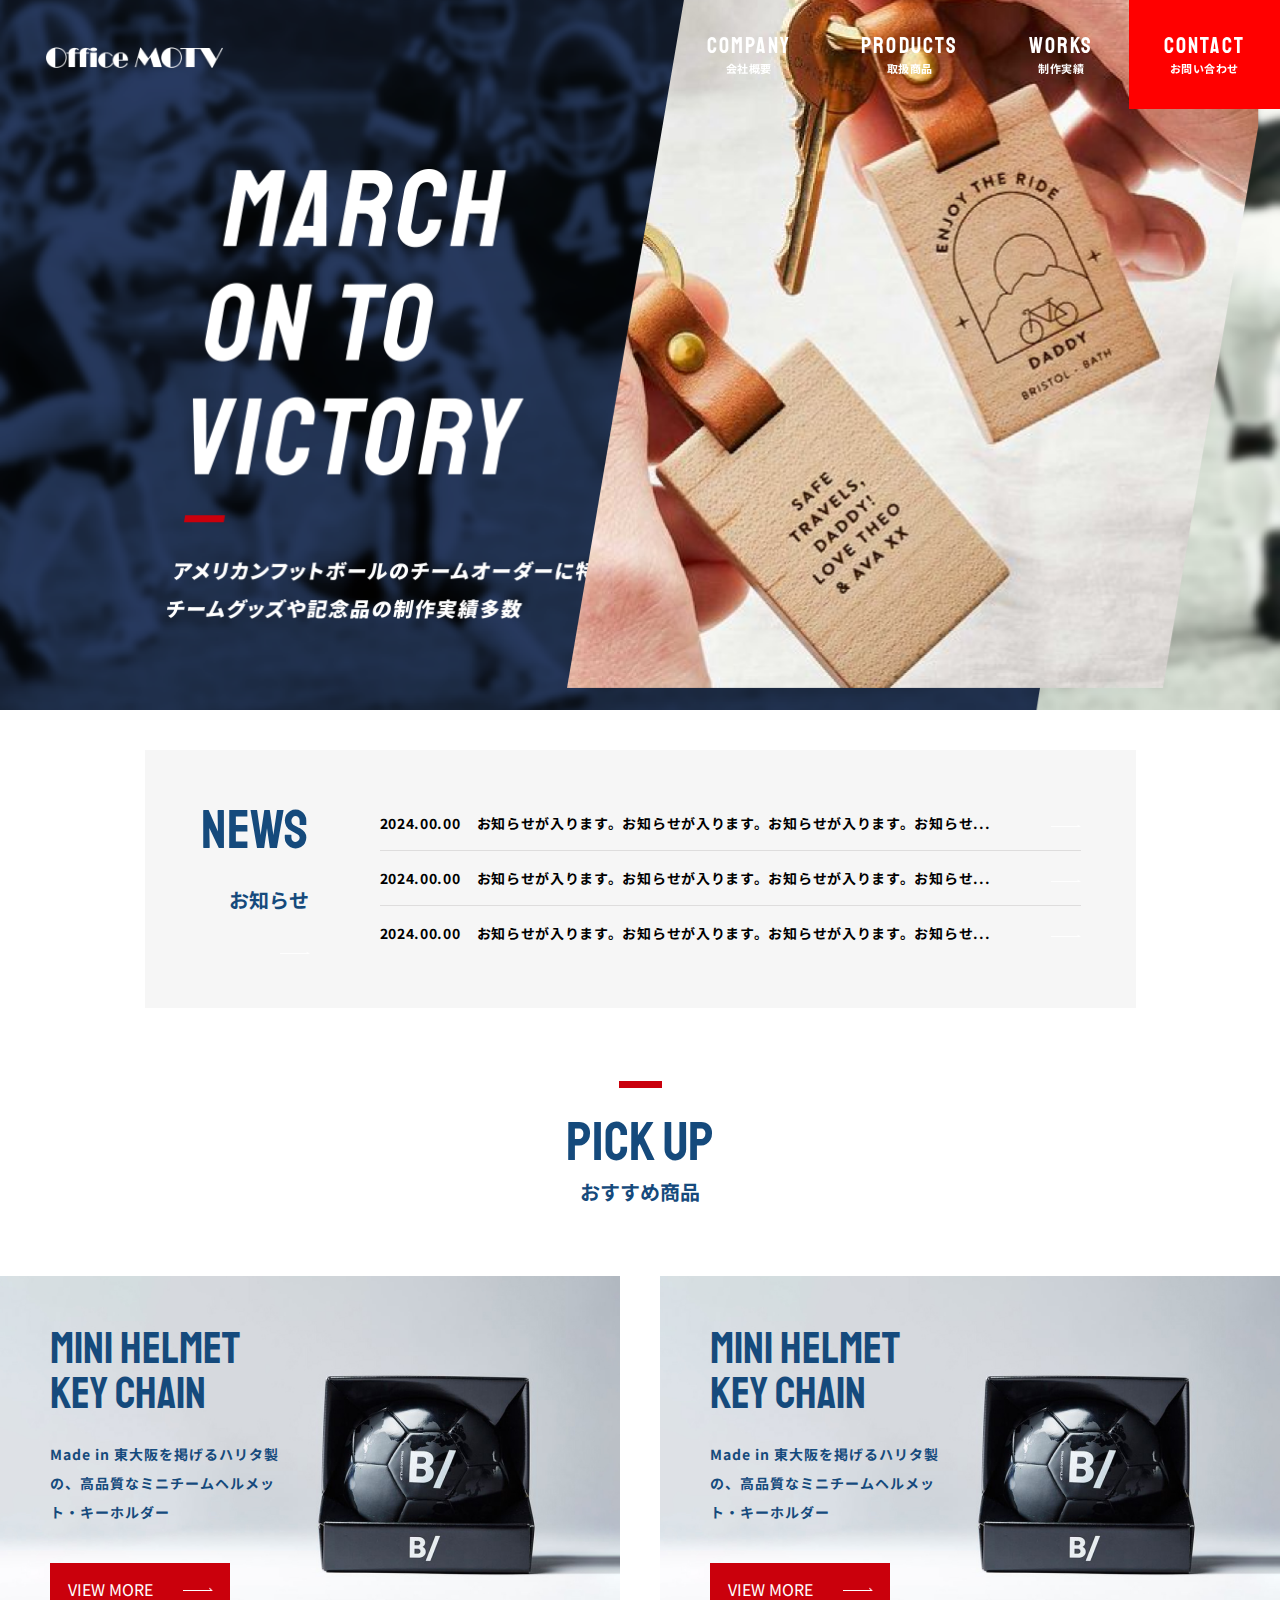
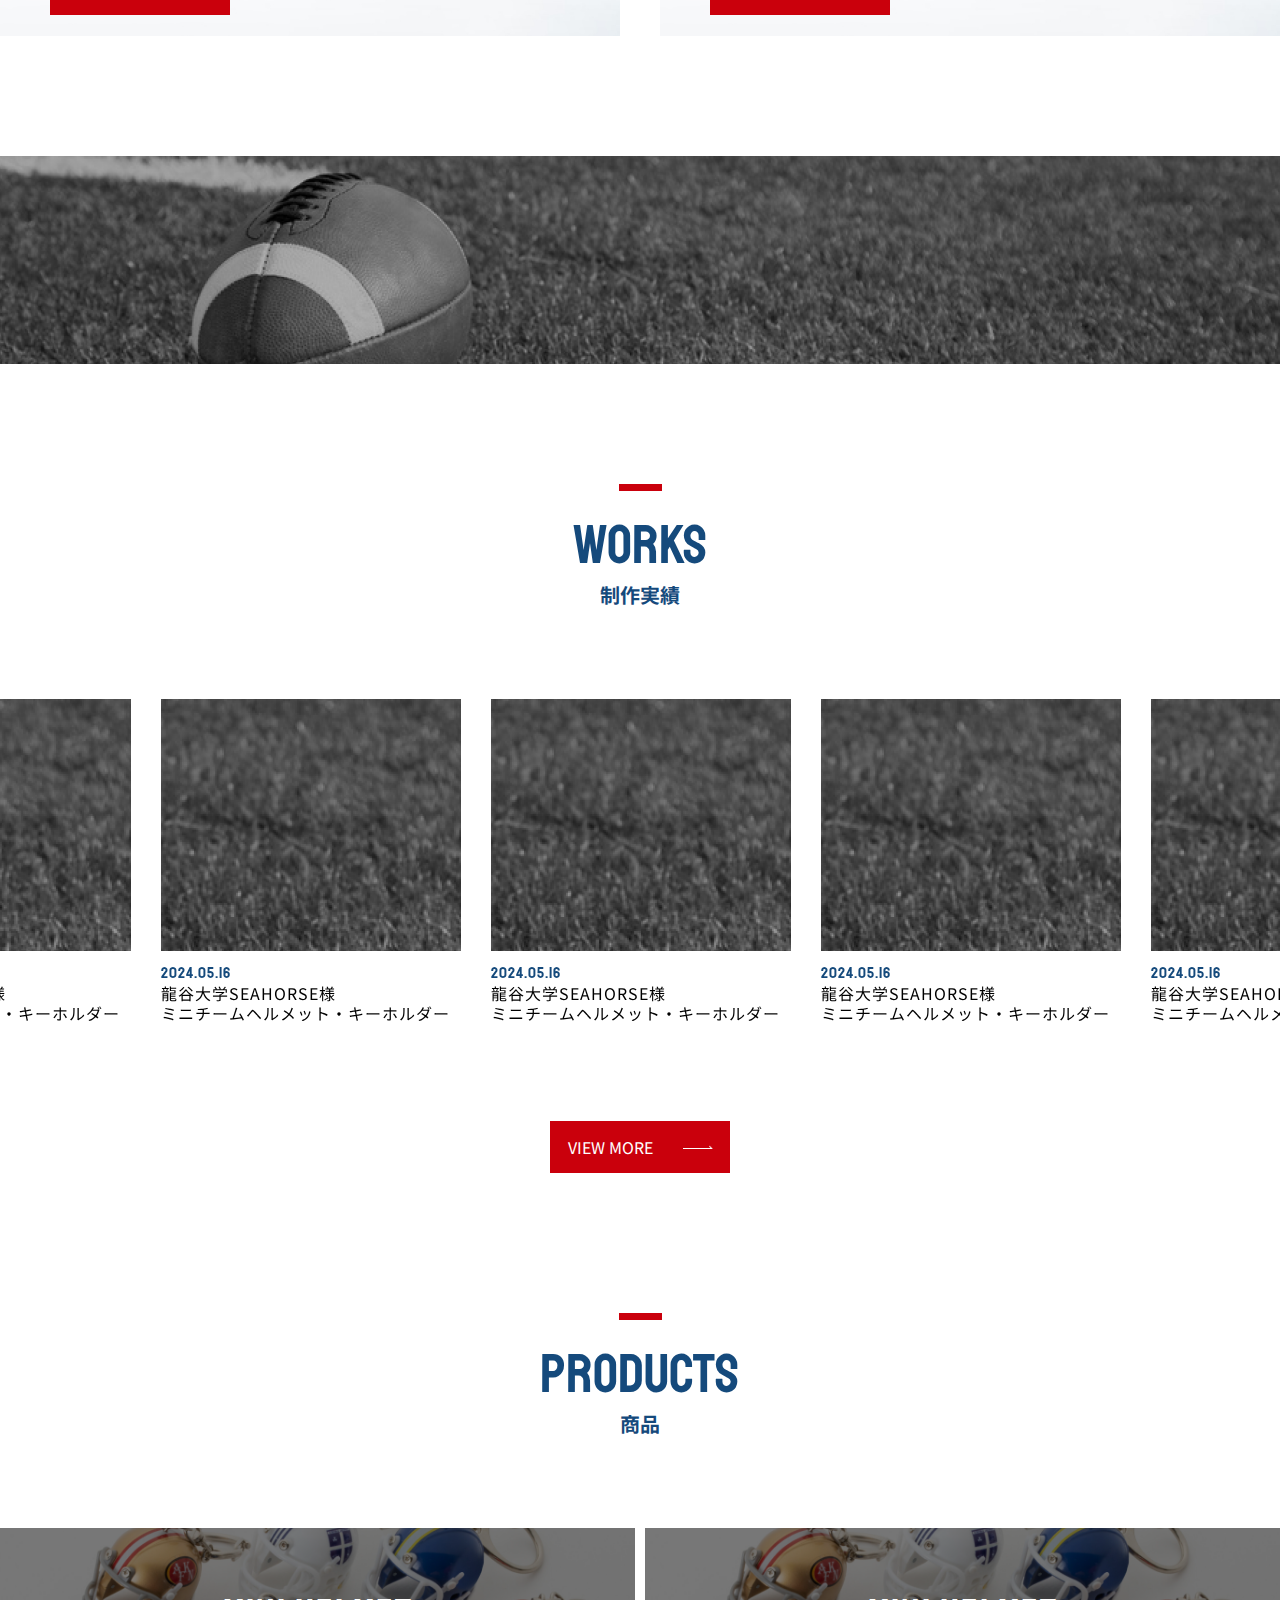
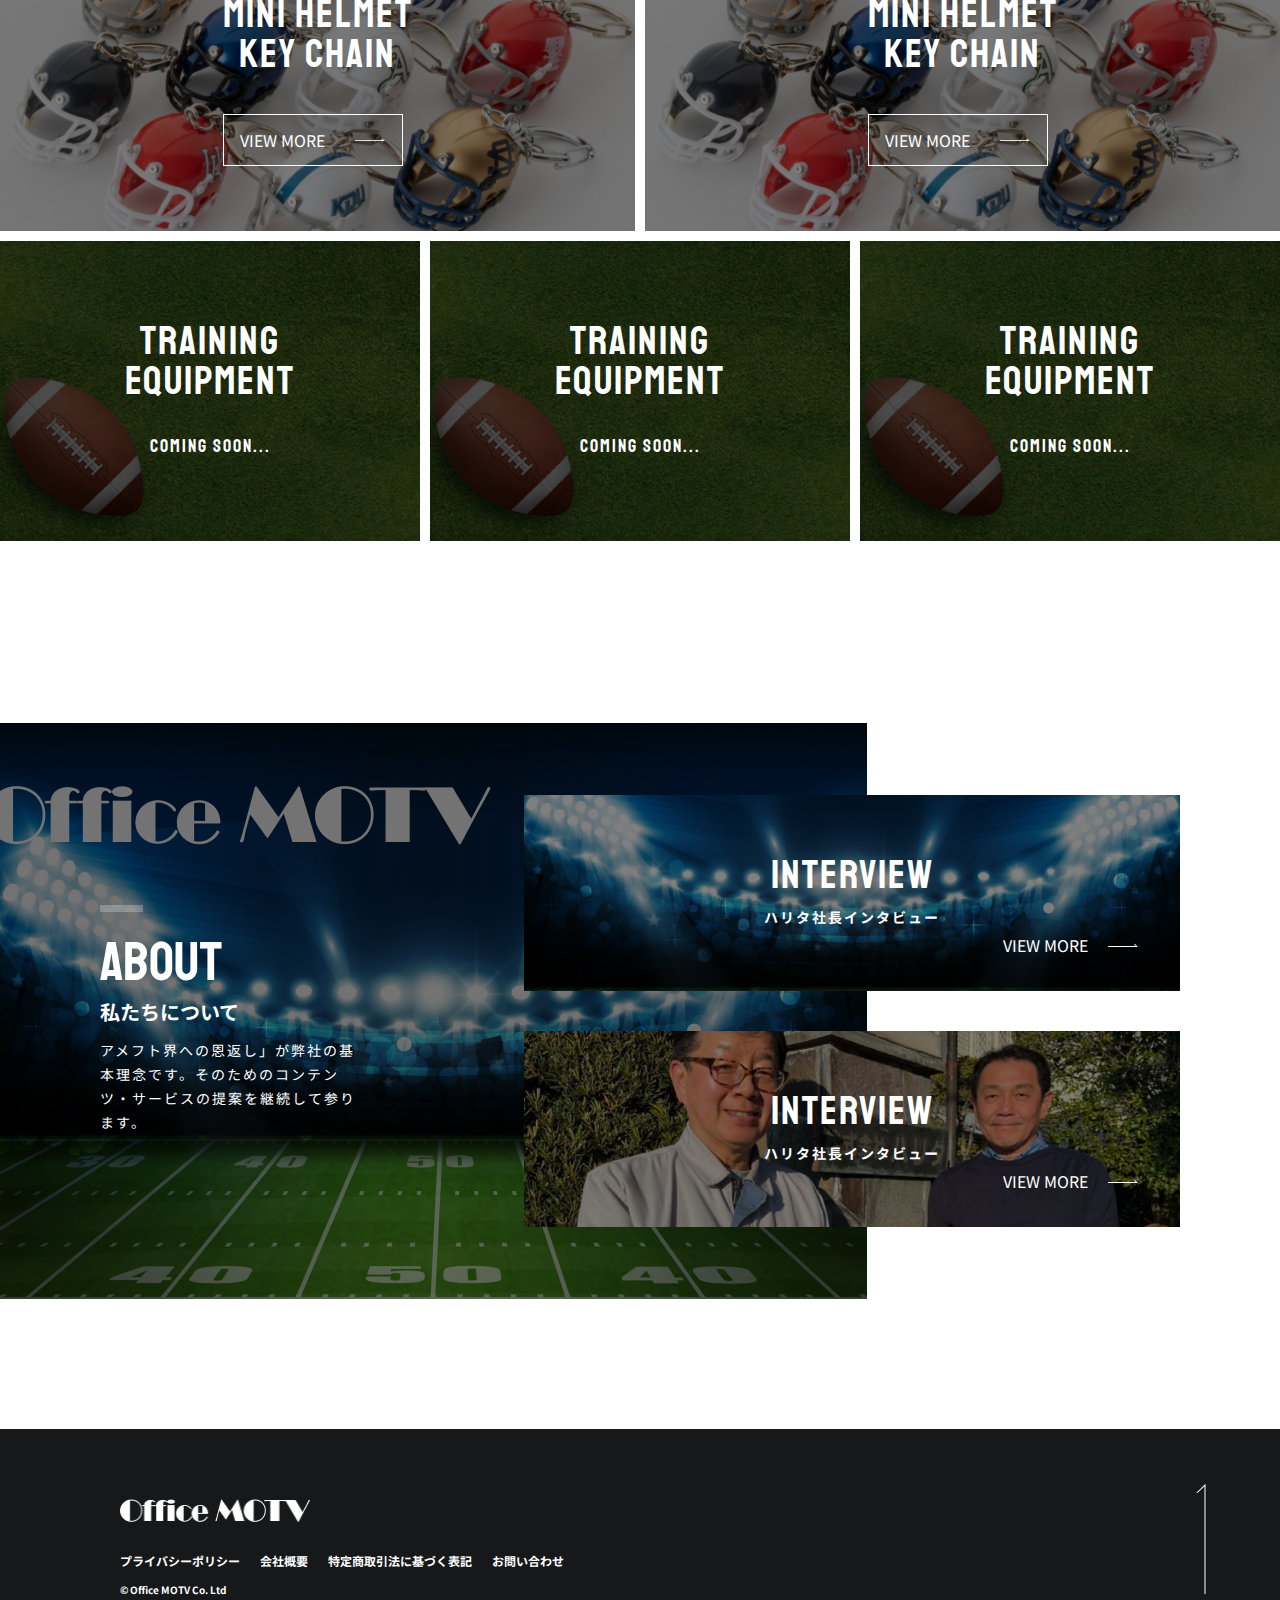
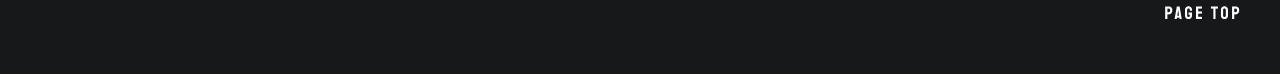
<file: index.html>
<!DOCTYPE html>
<html lang="en">

<head>
    <meta charset="UTF-8" />
    <meta http-equiv="X-UA-Compatible" content="IE=edge" />
    <meta name="viewport" content="width=device-width, initial-scale=1.0" />
    <title>Office MOTV</title>
    <link rel="stylesheet" href="./libs/bootstrap-5.0.2-dist/css/bootstrap.min.css" />
    <link href="./libs/aos/aos.css" rel="stylesheet" />
    <link rel="stylesheet" href="./libs/owlcarousel/assets/owl.carousel.min.css" />
    <link rel="stylesheet" href="./libs/owlcarousel/assets/owl.theme.default.min.css" />
    <link rel="stylesheet" href="./css/main.css" />
</head>

<body>
    <div class="offcanvas offcanvas-start" id="menu-mobile">
        <div class="offcanvas-header">
            <button type="button" data-bs-dismiss="offcanvas">
                <svg xmlns="http://www.w3.org/2000/svg" width="37" height="43" viewBox="0 0 37 43" fill="none">
                    <path d="M1 11L36.5 32" stroke="white" />
                    <path d="M36.7183 11.3781L0.781726 31.622" stroke="white" />
                </svg>
            </button>
        </div>
        <div class="offcanvas-body">
            <ul class="navbar-nav">
                <li class="menu-item">
                    <a class="nav-link" href="#">Springsについて</a>
                </li>
                <li class="menu-item">
                    <a class="nav-link" href="#">サービス内容</a>
                </li>
                <li class="menu-item">
                    <a class="nav-link" href="#">会社概要</a>
                </li>
                <li class="menu-item">
                    <a class="nav-link" href="#">チーム</a>
                </li>
            </ul>
        </div>
    </div>

    <div class="wrapper">
        <!-- Header -->
        <header id="header">
            <div class="box-header">
                <nav class="navbar navbar-expand-lg navbar-dark">
                    <a class="navbar-brand" href="#">
                        <img src="./imgs/logo.png" alt="Avatar Logo" class="logo" />
                    </a>
                    <div class="collapse navbar-collapse justify-content-end" id="collapsibleNavbar">
                        <ul class="navbar-nav">
                            <li class="menu-item">
                                <a class="nav-link" href="#">COMPANY<span>会社概要</span></a>
                            </li>
                            <li class="menu-item">
                                <a class="nav-link" href="#">PRODUCTS<span>取扱商品</span></a>
                            </li>
                            <li class="menu-item">
                                <a class="nav-link" href="#">WORKS<span>制作実績</span></a>
                            </li>
                            <li class="menu-item">
                                <a class="nav-link red" href="#">CONTACT<span>お問い合わせ</span></a>
                            </li>
                        </ul>
                    </div>
                </nav>
            </div>
        </header>
    
        <!-- Banner -->
        <section id="banner">
            <div class="owl-carousel owl-theme owl-banner">
				<div class="item">
					<img src="./imgs/banner-slide.png" alt="" class="owl-img">
				</div>
				<div class="item">
					<img src="./imgs/banner-slide.png" alt="" class="owl-img">
				</div>
			</div>
            <img src="./imgs/banner-bg.png" alt="" class="banner-bg">
            <img src="./imgs/banner-text.png" alt="" class="banner-text">
        </section>
    
        <!-- News -->
        <section id="news">
            <div class="box">
                <div class="child">
                    <div class="news__title">
                        <h4 class="title">NEWS</h4>
                        <p class="desc">お知らせ</p>
                        <img src="./imgs/icon-right.png" alt="" class="icon-right">
                    </div>
                </div>
                <div class="child">
                    <div class="news__list">
                        <div class="news__item">
                            <div class="news__item-date">2024.00.00</div>
                            <div class="news__item-title">お知らせが入ります。お知らせが入ります。お知らせが入ります。お知らせ...</div>
                            <div class="news__item-right"><img src="./imgs/icon-right.png" alt=""></div>
                        </div>
                        <div class="news__item">
                            <div class="news__item-date">2024.00.00</div>
                            <div class="news__item-title">お知らせが入ります。お知らせが入ります。お知らせが入ります。お知らせ...</div>
                            <div class="news__item-right"><img src="./imgs/icon-right.png" alt=""></div>
                        </div>
                        <div class="news__item">
                            <div class="news__item-date">2024.00.00</div>
                            <div class="news__item-title">お知らせが入ります。お知らせが入ります。お知らせが入ります。お知らせ...</div>
                            <div class="news__item-right"><img src="./imgs/icon-right.png" alt=""></div>
                        </div>
                    </div>
                </div>
            </div>
        </section>
    
        <!-- Pick up -->
        <section id="pick-up">
            <div class="box">
                <div class="box-title">
                    <div class="line"></div>
                    <h3 class="title">PICK UP</h3>
                    <div class="desc">おすすめ商品</div>
                </div>
                
                <div class="pick-up__list">
                    <div class="pick-up__item">
                        <img src="./imgs/img-1.png" alt="" class="pick-up__item-img">
                        <div class="pick-up__item-content">
                            <h4 class="pick-up__item-content__title">MINI HELMET
                                KEY CHAIN</h4>
                            <p class="pick-up__item-content__desc">Made in 東大阪を掲げるハリタ製の、高品質なミニチームヘルメット・キーホルダー</p>
                            <a class="pick-up__item-content__btn">VIEW MORE <img src="./imgs/icon-right.png" alt=""></a>
                        </div>
                    </div>
                    <div class="pick-up__item">
                        <img src="./imgs/img-1.png" alt="" class="pick-up__item-img">
                        <div class="pick-up__item-content">
                            <h4 class="pick-up__item-content__title">MINI HELMET
                                KEY CHAIN</h4>
                            <p class="pick-up__item-content__desc">Made in 東大阪を掲げるハリタ製の、高品質なミニチームヘルメット・キーホルダー</p>
                            <a class="pick-up__item-content__btn">VIEW MORE <img src="./imgs/icon-right.png" alt=""></a>
                        </div>
                    </div>
                </div>
            </div>
        </section>
    
        <!-- Background ball -->
        <img src="./imgs/img-2.png" alt="" id="bg-ball">
    
        <!-- Works -->
         <section id="works">
            <div class="box">
                <div class="box-title">
                    <div class="line"></div>
                    <h3 class="title">WORKS</h3>
                    <div class="desc">制作実績</div>
                </div>
    
                <div class="owl-carousel owl-theme owl-works">
                    <div class="item">
                        <img src="./imgs/img-2.png" alt="" class="owl-img">
                        <div class="owl-content">
                            <p class="owl-content__date">2024.05.16</p>
                            <h4 class="owl-content__title">龍谷大学SEAHORSE様</h4>
                            <p class="owl-content__desc">ミニチームヘルメット・キーホルダー</p>
                        </div>
                    </div>
                    <div class="item">
                        <img src="./imgs/img-2.png" alt="" class="owl-img">
                        <div class="owl-content">
                            <p class="owl-content__date">2024.05.16</p>
                            <h4 class="owl-content__title">龍谷大学SEAHORSE様</h4>
                            <p class="owl-content__desc">ミニチームヘルメット・キーホルダー</p>
                        </div>
                    </div>
                    <div class="item">
                        <img src="./imgs/img-2.png" alt="" class="owl-img">
                        <div class="owl-content">
                            <p class="owl-content__date">2024.05.16</p>
                            <h4 class="owl-content__title">龍谷大学SEAHORSE様</h4>
                            <p class="owl-content__desc">ミニチームヘルメット・キーホルダー</p>
                        </div>
                    </div>
                    <div class="item">
                        <img src="./imgs/img-2.png" alt="" class="owl-img">
                        <div class="owl-content">
                            <p class="owl-content__date">2024.05.16</p>
                            <h4 class="owl-content__title">龍谷大学SEAHORSE様</h4>
                            <p class="owl-content__desc">ミニチームヘルメット・キーホルダー</p>
                        </div>
                    </div>
                </div>
    
                <div class="works__btn">
                    <a href="#">VIEW MORE <img src="./imgs/icon-right.png" alt=""></a>
                </div>
            </div>
         </section>
    
         <!-- Products -->
         <section id="products">
            <div class="box">
                <div class="box-title">
                    <div class="line"></div>
                    <h3 class="title">PRODUCTS</h3>
                    <div class="desc">商品</div>
                </div>
    
                <div class="products__up">
                    <div class="products__up-child">
                        <img src="./imgs/img-3.png" alt="" class="products__up-child__img">
                        <div class="products__up-child__bg"></div>
                        <div class="products__up-child__group">
                            <h4 class="products__up-child__group-title">MINI HELMET
                                KEY CHAIN</h4>
                            <a href="#" class="products__up-child__group-btn">VIEW MORE <img src="./imgs/icon-right.png" alt=""></a>
                        </div>
                    </div>
                    <div class="products__up-child">
                        <img src="./imgs/img-3.png" alt="" class="products__up-child__img">
                        <div class="products__up-child__bg"></div>
                        <div class="products__up-child__group">
                            <h4 class="products__up-child__group-title">MINI HELMET
                                KEY CHAIN</h4>
                            <a href="#" class="products__up-child__group-btn">VIEW MORE <img src="./imgs/icon-right.png" alt=""></a>
                        </div>
                    </div>
                </div>
    
                <div class="products__down">
                    <div class="products__up-child">
                        <img src="./imgs/img-6.png" alt="" class="products__up-child__img">
                        <div class="products__up-child__bg"></div>
                        <div class="products__up-child__group">
                            <h4 class="products__up-child__group-title">TRAINING
                                EQUIPMENT</h4>
                            <p class="products__up-child__group-desc">COMING SOON...</p>
                        </div>
                    </div>
                    <div class="products__up-child">
                        <img src="./imgs/img-6.png" alt="" class="products__up-child__img">
                        <div class="products__up-child__bg"></div>
                        <div class="products__up-child__group">
                            <h4 class="products__up-child__group-title">TRAINING
                                EQUIPMENT</h4>
                            <p class="products__up-child__group-desc">COMING SOON...</p>
                        </div>
                    </div>
                    <div class="products__up-child">
                        <img src="./imgs/img-6.png" alt="" class="products__up-child__img">
                        <div class="products__up-child__bg"></div>
                        <div class="products__up-child__group">
                            <h4 class="products__up-child__group-title">TRAINING
                                EQUIPMENT</h4>
                            <p class="products__up-child__group-desc">COMING SOON...</p>
                        </div>
                    </div>
                </div>
            </div>
         </section>
    
         <!-- About -->
          <section id="about">
            <div class="box">
                <div class="about__child">
                    <div class="about__child-title">
                        <hr class="line">
                        <h4 class="title">ABOUT</h4>
                        <p class="desc">私たちについて</p>
                        <p class="desc-short">アメフト界への恩返し」が弊社の基本理念です。そのためのコンテンツ・サービスの提案を継続して参ります。</p>
                    </div>
                </div>
                <div class="about__child">
                    <div class="about__list">
                        <div class="about__item">
                            <img src="./imgs/img-7.png" alt="" class="about__item-img">
                            <div class="about__item-bg"></div>
                            <div class="about__item-title">
                                <h5 class="about__item-title__text">INTERVIEW</h5>
                                <p class="about__item-title__desc">ハリタ社長インタビュー</p>
                            </div>
                            <div class="about__item-btn">
                                <a href="#">VIEW MORE <img src="./imgs/icon-right.png" alt=""></a>
                            </div>
                        </div>
                        <div class="about__item">
                            <img src="./imgs/img-8.png" alt="" class="about__item-img">
                            <div class="about__item-bg"></div>
                            <div class="about__item-title">
                                <h5 class="about__item-title__text">INTERVIEW</h5>
                                <p class="about__item-title__desc">ハリタ社長インタビュー</p>
                            </div>
                            <div class="about__item-btn">
                                <a href="#">VIEW MORE <img src="./imgs/icon-right.png" alt=""></a>
                            </div>
                        </div>
                    </div>
                </div>
            </div>
          </section>
    
        <!-- Footer -->
        <footer id="footer">
            <div class="footer__box">
                <img src="./imgs/logo.png" alt="" class="footer__box-img">
                <ul class="footer__box-nav">
                    <li><a href="#">プライバシーポリシー</a></li>
                    <li><a href="#">会社概要</a></li>
                    <li><a href="#">特定商取引法に基づく表記</a></li>
                    <li><a href="#">お問い合わせ</a></li>
                </ul>
                <p class="footer__box-copyright">© Office MOTV Co. Ltd</p>
            </div>
    
            <div class="footer__top">
                <a href="#"><img src="./imgs/top.png" alt=""></a>
            </div>
        </footer>
    </div>

    <script src="./libs/jquery-3.5.1.min.js"></script>
    <script src="./libs/bootstrap-5.0.2-dist/js/bootstrap.min.js"></script>
    <script src="./libs/aos/aos.js"></script>
    <script src="./libs/owlcarousel/owl.carousel.min.js"></script>
    <script src="./js/main.js"></script>
    <script>
        AOS.init();
    </script>
</body>

</html>
</file>
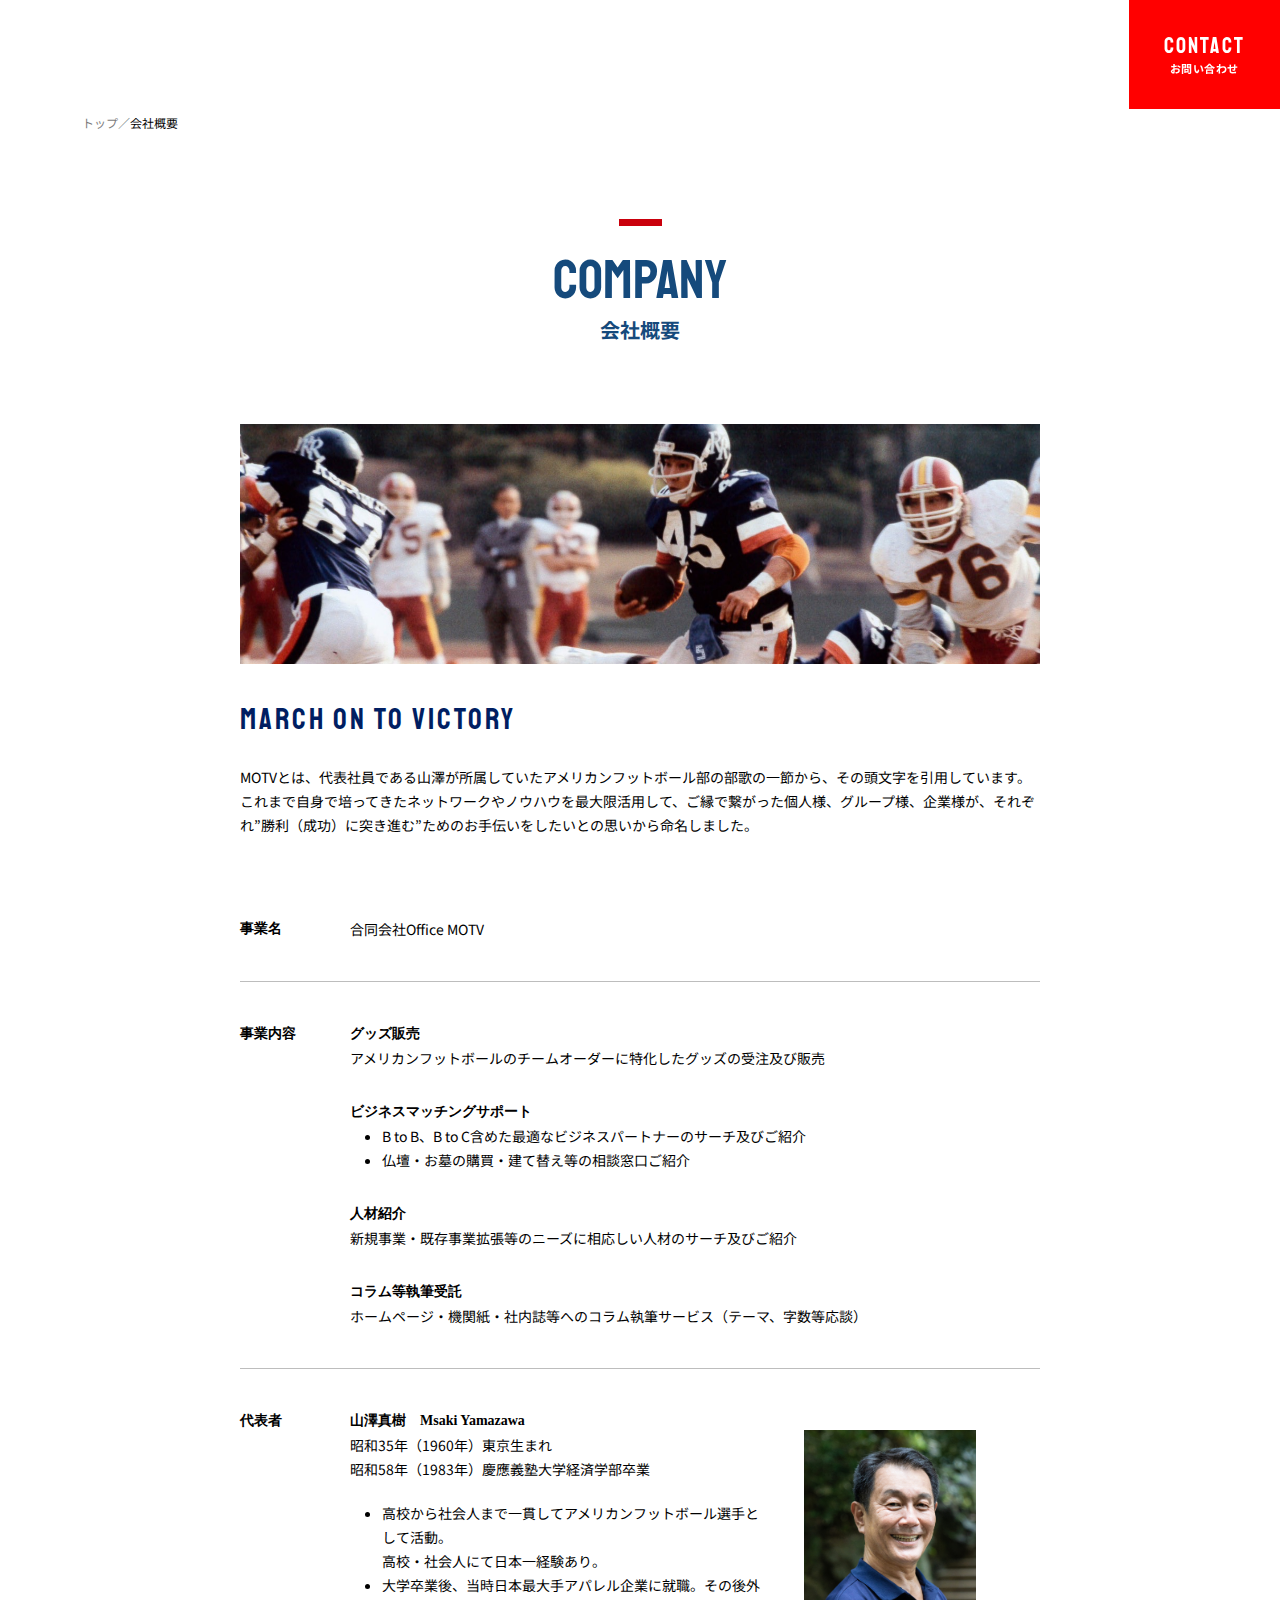
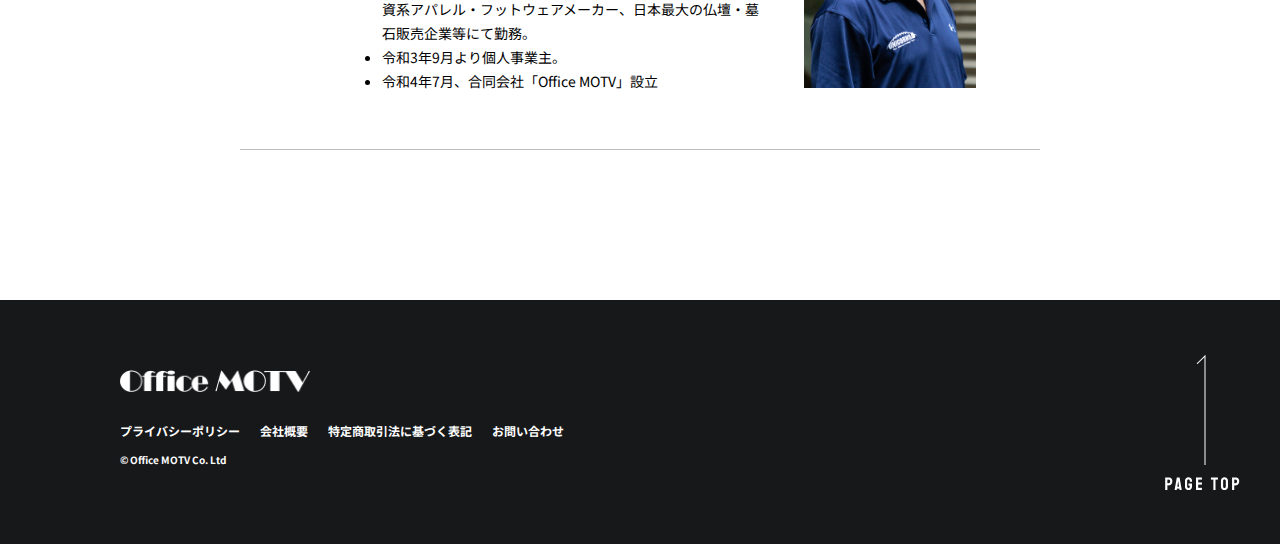
<file: company.html>
<!DOCTYPE html>
<html lang="en">

<head>
    <meta charset="UTF-8" />
    <meta http-equiv="X-UA-Compatible" content="IE=edge" />
    <meta name="viewport" content="width=device-width, initial-scale=1.0" />
    <title>Office MOTV</title>
    <link rel="stylesheet" href="./libs/bootstrap-5.0.2-dist/css/bootstrap.min.css" />
    <link href="./libs/aos/aos.css" rel="stylesheet" />
    <link rel="stylesheet" href="./libs/owlcarousel/assets/owl.carousel.min.css" />
    <link rel="stylesheet" href="./libs/owlcarousel/assets/owl.theme.default.min.css" />
    <link rel="stylesheet" href="./libs/swiper/swiper-bundle.min.css" />
    <link rel="stylesheet" href="./css/main.css" />
</head>

<body>
    <div class="offcanvas offcanvas-start" id="menu-mobile">
        <div class="offcanvas-header">
            <button type="button" data-bs-dismiss="offcanvas">
                <svg xmlns="http://www.w3.org/2000/svg" width="37" height="43" viewBox="0 0 37 43" fill="none">
                    <path d="M1 11L36.5 32" stroke="white" />
                    <path d="M36.7183 11.3781L0.781726 31.622" stroke="white" />
                </svg>
            </button>
        </div>
        <div class="offcanvas-body">
            <ul class="navbar-nav">
                <li class="menu-item">
                    <a class="nav-link" href="#">Springsについて</a>
                </li>
                <li class="menu-item">
                    <a class="nav-link" href="#">サービス内容</a>
                </li>
                <li class="menu-item">
                    <a class="nav-link" href="#">会社概要</a>
                </li>
                <li class="menu-item">
                    <a class="nav-link" href="#">チーム</a>
                </li>
            </ul>
        </div>
    </div>

    <div class="wrapper">
        <!-- Header -->
        <header id="header">
            <div class="box-header">
                <nav class="navbar navbar-expand-lg navbar-dark">
                    <a class="navbar-brand" href="#">
                        <img src="./imgs/logo.png" alt="Avatar Logo" class="logo" />
                    </a>
                    <div class="collapse navbar-collapse justify-content-end" id="collapsibleNavbar">
                        <ul class="navbar-nav">
                            <li class="menu-item">
                                <a class="nav-link" href="#">COMPANY<span>会社概要</span></a>
                            </li>
                            <li class="menu-item">
                                <a class="nav-link" href="#">PRODUCTS<span>取扱商品</span></a>
                            </li>
                            <li class="menu-item">
                                <a class="nav-link" href="#">WORKS<span>制作実績</span></a>
                            </li>
                            <li class="menu-item">
                                <a class="nav-link red" href="#">CONTACT<span>お問い合わせ</span></a>
                            </li>
                        </ul>
                    </div>
                </nav>
            </div>
        </header>

        <div class="container">
            <!-- breadcrumb -->
            <section id="breadcrumb">
                <ol class="breadcrumb">
                    <li class="breadcrumb-item"><a href="#">トップ</a></li>
                    <li class="breadcrumb-item active" aria-current="page">会社概要</li>
                </ol>
            </section>

            <!-- content -->
            <section id="company">
                <div class="box">
                    <div class="box-title">
                        <div class="line"></div>
                        <h3 class="title">COMPANY</h3>
                        <div class="desc">会社概要</div>
                    </div>
                </div>

                <div class="banner-company"></div>

                <div class="content">
                    <h4 class="content_title">MARCH ON TO VICTORY</h4>
                    <p class="content_description">
                        MOTVとは、代表社員である山澤が所属していたアメリカンフットボール部の部歌の一節から、その頭文字を引用しています。 これまで自身で培ってきたネットワークやノウハウを最大限活用して、ご縁で繋がった個人様、グループ様、企業様が、それぞれ”勝利（成功）に突き進む”ためのお手伝いをしたいとの思いから命名しました。
                    </p>
                </div>

                <div class="introduce">
                    <div class="introduce_item">
                        <div class="introduce_item_left">
                            <h6 class="introduce_item_title">事業名</h6>
                        </div>
                        <div class="introduce_item_right">
                            <p class="introduce_item_content">合同会社Office MOTV</p>
                        </div>
                    </div>

                    <div class="introduce_item">
                        <div class="introduce_item_left">
                            <h6 class="introduce_item_title">事業内容</h6>
                        </div>

                        <div class="introduce_item_right">
                            <div class="introduce_item_block">
                                <h6 class="introduce_item_title">グッズ販売</h6>
                                <p class="introduce_item_content">アメリカンフットボールのチームオーダーに特化したグッズの受注及び販売</p>
                            </div>

                            <div class="introduce_item_block">
                                <h6 class="introduce_item_title">ビジネスマッチングサポート</h6>
                                <ul class="introduce_item_content">
                                    <li>B to B、B to C含めた最適なビジネスパートナーのサーチ及びご紹介</li>
                                    <li>仏壇・お墓の購買・建て替え等の相談窓口ご紹介</li>
                                </ul>
                            </div>

                            <div class="introduce_item_block">
                                <h6 class="introduce_item_title">人材紹介</h6>
                                <p class="introduce_item_content">新規事業・既存事業拡張等のニーズに相応しい人材のサーチ及びご紹介</p>
                            </div>

                            <div class="introduce_item_block">
                                <h6 class="introduce_item_title">コラム等執筆受託</h6>
                                <p class="introduce_item_content">ホームページ・機関紙・社内誌等へのコラム執筆サービス（テーマ、字数等応談）</p>
                            </div>
                        </div>
                    </div>

                    <div class="introduce_item">
                        <div class="introduce_item_left">
                            <h6 class="introduce_item_title">代表者</h6>
                        </div>
                        <div class="introduce_item_right">
                            <div class="introduce_item_right_box">
                                <div class="introduce_item_right_box-left">
                                    <h6 class="introduce_item_title">山澤真樹　Msaki Yamazawa</h6>
                                    <p class="introduce_item_content">昭和35年（1960年）東京生まれ <br>
                                        昭和58年（1983年）慶應義塾大学経済学部卒業</p>

                                    <ul class="introduce_item_content">
                                        <li>高校から社会人まで一貫してアメリカンフットボール選手として活動。<br>
                                            高校・社会人にて日本一経験あり。</li>
                                        <li>大学卒業後、当時日本最大手アパレル企業に就職。その後外資系アパレル・フットウェアメーカー、日本最大の仏壇・墓石販売企業等にて勤務。</li>
                                        <li>令和3年9月より個人事業主。</li>
                                        <li>令和4年7月、合同会社「Office MOTV」設立</li>
                                    </ul>
                                </div>

                                <div class="introduce_item_right_box-right">
                                    <img src="./imgs/img-company.jpg" alt="">
                                </div>
                            </div>
                        </div>
                    </div>
                </div>
            </section>
        </div>

        <!-- Footer -->
        <footer id="footer">
            <div class="footer__box">
                <img src="./imgs/logo.png" alt="" class="footer__box-img">
                <ul class="footer__box-nav">
                    <li><a href="#">プライバシーポリシー</a></li>
                    <li><a href="#">会社概要</a></li>
                    <li><a href="#">特定商取引法に基づく表記</a></li>
                    <li><a href="#">お問い合わせ</a></li>
                </ul>
                <p class="footer__box-copyright">© Office MOTV Co. Ltd</p>
            </div>

            <div class="footer__top">
                <a href="#"><img src="./imgs/top.png" alt=""></a>
            </div>
        </footer>
    </div>

    <script src="./libs/jquery-3.5.1.min.js"></script>
    <script src="./libs/bootstrap-5.0.2-dist/js/bootstrap.min.js"></script>
    <script src="./libs/aos/aos.js"></script>
    <script src="./libs/owlcarousel/owl.carousel.min.js"></script>
    <script src="./libs/swiper/swiper-bundle.min.js"></script>
    <script src="./js/main.js"></script>
    <script>
        AOS.init();
    </script>
</body>

</html>
</file>
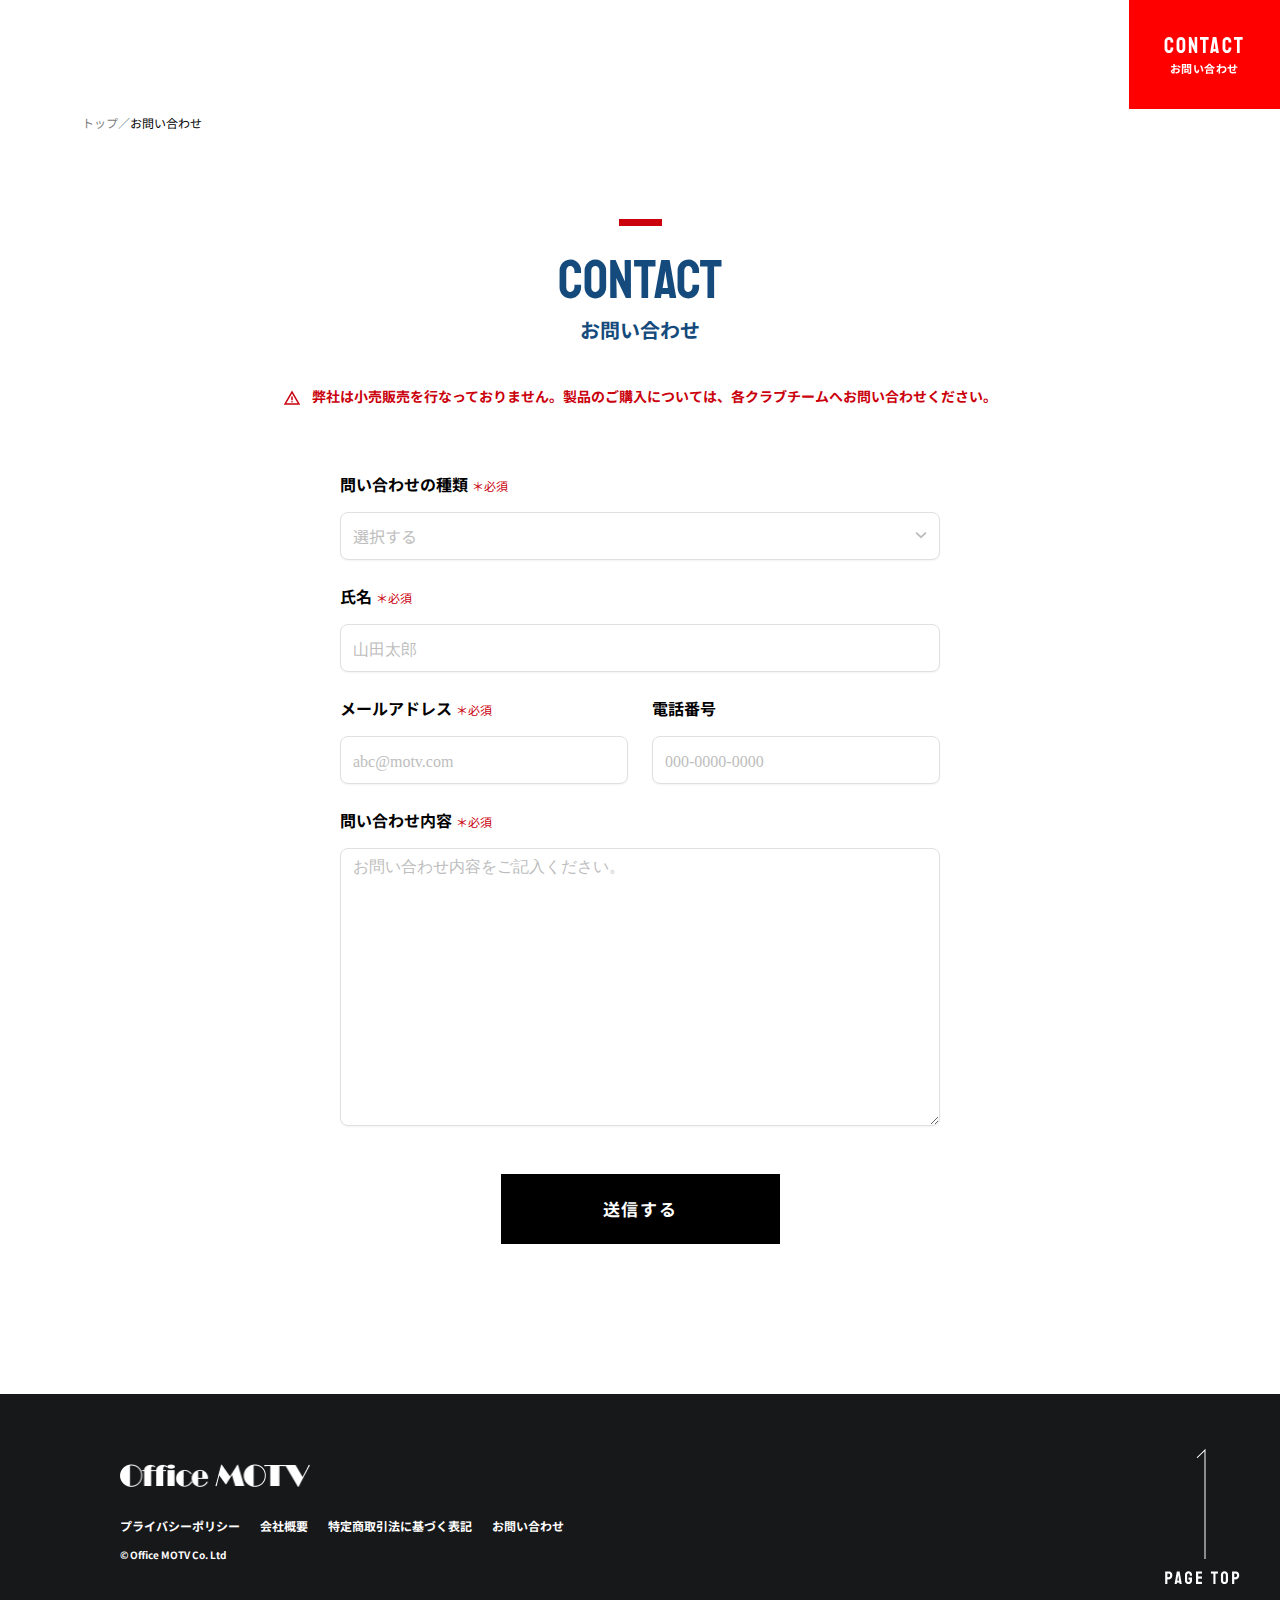
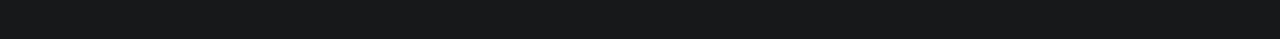
<file: contact.html>
<!DOCTYPE html>
<html lang="en">

<head>
    <meta charset="UTF-8" />
    <meta http-equiv="X-UA-Compatible" content="IE=edge" />
    <meta name="viewport" content="width=device-width, initial-scale=1.0" />
    <title>Office MOTV</title>
    <link rel="stylesheet" href="./libs/bootstrap-5.0.2-dist/css/bootstrap.min.css" />
    <link href="./libs/aos/aos.css" rel="stylesheet" />
    <link rel="stylesheet" href="./libs/owlcarousel/assets/owl.carousel.min.css" />
    <link rel="stylesheet" href="./libs/owlcarousel/assets/owl.theme.default.min.css" />
    <link rel="stylesheet" href="./libs/swiper/swiper-bundle.min.css" />
    <link rel="stylesheet" href="./css/main.css" />
</head>

<body>
    <div class="offcanvas offcanvas-start" id="menu-mobile">
        <div class="offcanvas-header">
            <button type="button" data-bs-dismiss="offcanvas">
                <svg xmlns="http://www.w3.org/2000/svg" width="37" height="43" viewBox="0 0 37 43" fill="none">
                    <path d="M1 11L36.5 32" stroke="white" />
                    <path d="M36.7183 11.3781L0.781726 31.622" stroke="white" />
                </svg>
            </button>
        </div>
        <div class="offcanvas-body">
            <ul class="navbar-nav">
                <li class="menu-item">
                    <a class="nav-link" href="#">Springsについて</a>
                </li>
                <li class="menu-item">
                    <a class="nav-link" href="#">サービス内容</a>
                </li>
                <li class="menu-item">
                    <a class="nav-link" href="#">会社概要</a>
                </li>
                <li class="menu-item">
                    <a class="nav-link" href="#">チーム</a>
                </li>
            </ul>
        </div>
    </div>

    <div class="wrapper">
        <!-- Header -->
        <header id="header">
            <div class="box-header">
                <nav class="navbar navbar-expand-lg navbar-dark">
                    <a class="navbar-brand" href="#">
                        <img src="./imgs/logo.png" alt="Avatar Logo" class="logo" />
                    </a>
                    <div class="collapse navbar-collapse justify-content-end" id="collapsibleNavbar">
                        <ul class="navbar-nav">
                            <li class="menu-item">
                                <a class="nav-link" href="#">COMPANY<span>会社概要</span></a>
                            </li>
                            <li class="menu-item">
                                <a class="nav-link" href="#">PRODUCTS<span>取扱商品</span></a>
                            </li>
                            <li class="menu-item">
                                <a class="nav-link" href="#">WORKS<span>制作実績</span></a>
                            </li>
                            <li class="menu-item">
                                <a class="nav-link red" href="#">CONTACT<span>お問い合わせ</span></a>
                            </li>
                        </ul>
                    </div>
                </nav>
            </div>
        </header>

        <div class="container">
            <!-- breadcrumb -->
            <section id="breadcrumb">
                <ol class="breadcrumb">
                    <li class="breadcrumb-item"><a href="#">トップ</a></li>
                    <li class="breadcrumb-item active" aria-current="page">お問い合わせ</li>
                </ol>
            </section>

            <!-- contact -->
            <section id="contact">
                <div class="box">
                    <div class="box-title">
                        <div class="line"></div>
                        <h3 class="title">CONTACT</h3>
                        <div class="desc">お問い合わせ</div>
                    </div>
                </div>

                <h6 class="warning">
                    <img src="./svg/warning.svg" alt="">
                    弊社は小売販売を行なっておりません。製品のご購入については、各クラブチームへお問い合わせください。
                </h6>

                <div class="form_contact">
                    <form>
                        <div class="mb-4">
                          <label class="form-label">問い合わせの種類 <span class="required">＊必須</span></label>
                          <select class="form-select placeholder">
                            <option value="" selected disabled>選択する</option>
                            <option value="1">One</option>
                            <option value="2">Two</option>
                            <option value="3">Three</option>
                          </select>
                        </div>
                        <div class="mb-4">
                            <label class="form-label">氏名 <span class="required">＊必須</span></label>
                            <input type="text" class="form-control" placeholder="山田太郎">
                        </div>

                        <div class="mb-4 row">
                            <div class="col">
                                <label class="form-label">メールアドレス <span class="required">＊必須</span></label>
                                <input type="text" class="form-control" placeholder="abc@motv.com">
                            </div>
                            <div class="col">
                                <label class="form-label">電話番号</label>
                                <input type="text" class="form-control" placeholder="000-0000-0000" aria-label="Last name">
                            </div>
                        </div>

                        <div class="mb-5">
                            <label class="form-label">問い合わせ内容 <span class="required">＊必須</span></label>
                            <textarea class="form-control" placeholder="お問い合わせ内容をご記入ください。" rows="11"></textarea>
                        </div>
                       
                        <button class="btn btn-submit">送信する</button>
                      </form>
                </div>
                

            </section>
        </div>

        <!-- Footer -->
        <footer id="footer">
            <div class="footer__box">
                <img src="./imgs/logo.png" alt="" class="footer__box-img">
                <ul class="footer__box-nav">
                    <li><a href="#">プライバシーポリシー</a></li>
                    <li><a href="#">会社概要</a></li>
                    <li><a href="#">特定商取引法に基づく表記</a></li>
                    <li><a href="#">お問い合わせ</a></li>
                </ul>
                <p class="footer__box-copyright">© Office MOTV Co. Ltd</p>
            </div>

            <div class="footer__top">
                <a href="#"><img src="./imgs/top.png" alt=""></a>
            </div>
        </footer>
    </div>

    <script src="./libs/jquery-3.5.1.min.js"></script>
    <script src="./libs/bootstrap-5.0.2-dist/js/bootstrap.min.js"></script>
    <script src="./libs/aos/aos.js"></script>
    <script src="./libs/owlcarousel/owl.carousel.min.js"></script>
    <script src="./libs/swiper/swiper-bundle.min.js"></script>
    <script src="./js/main.js"></script>
    <script>
        AOS.init();
    </script>
</body>

</html>
</file>
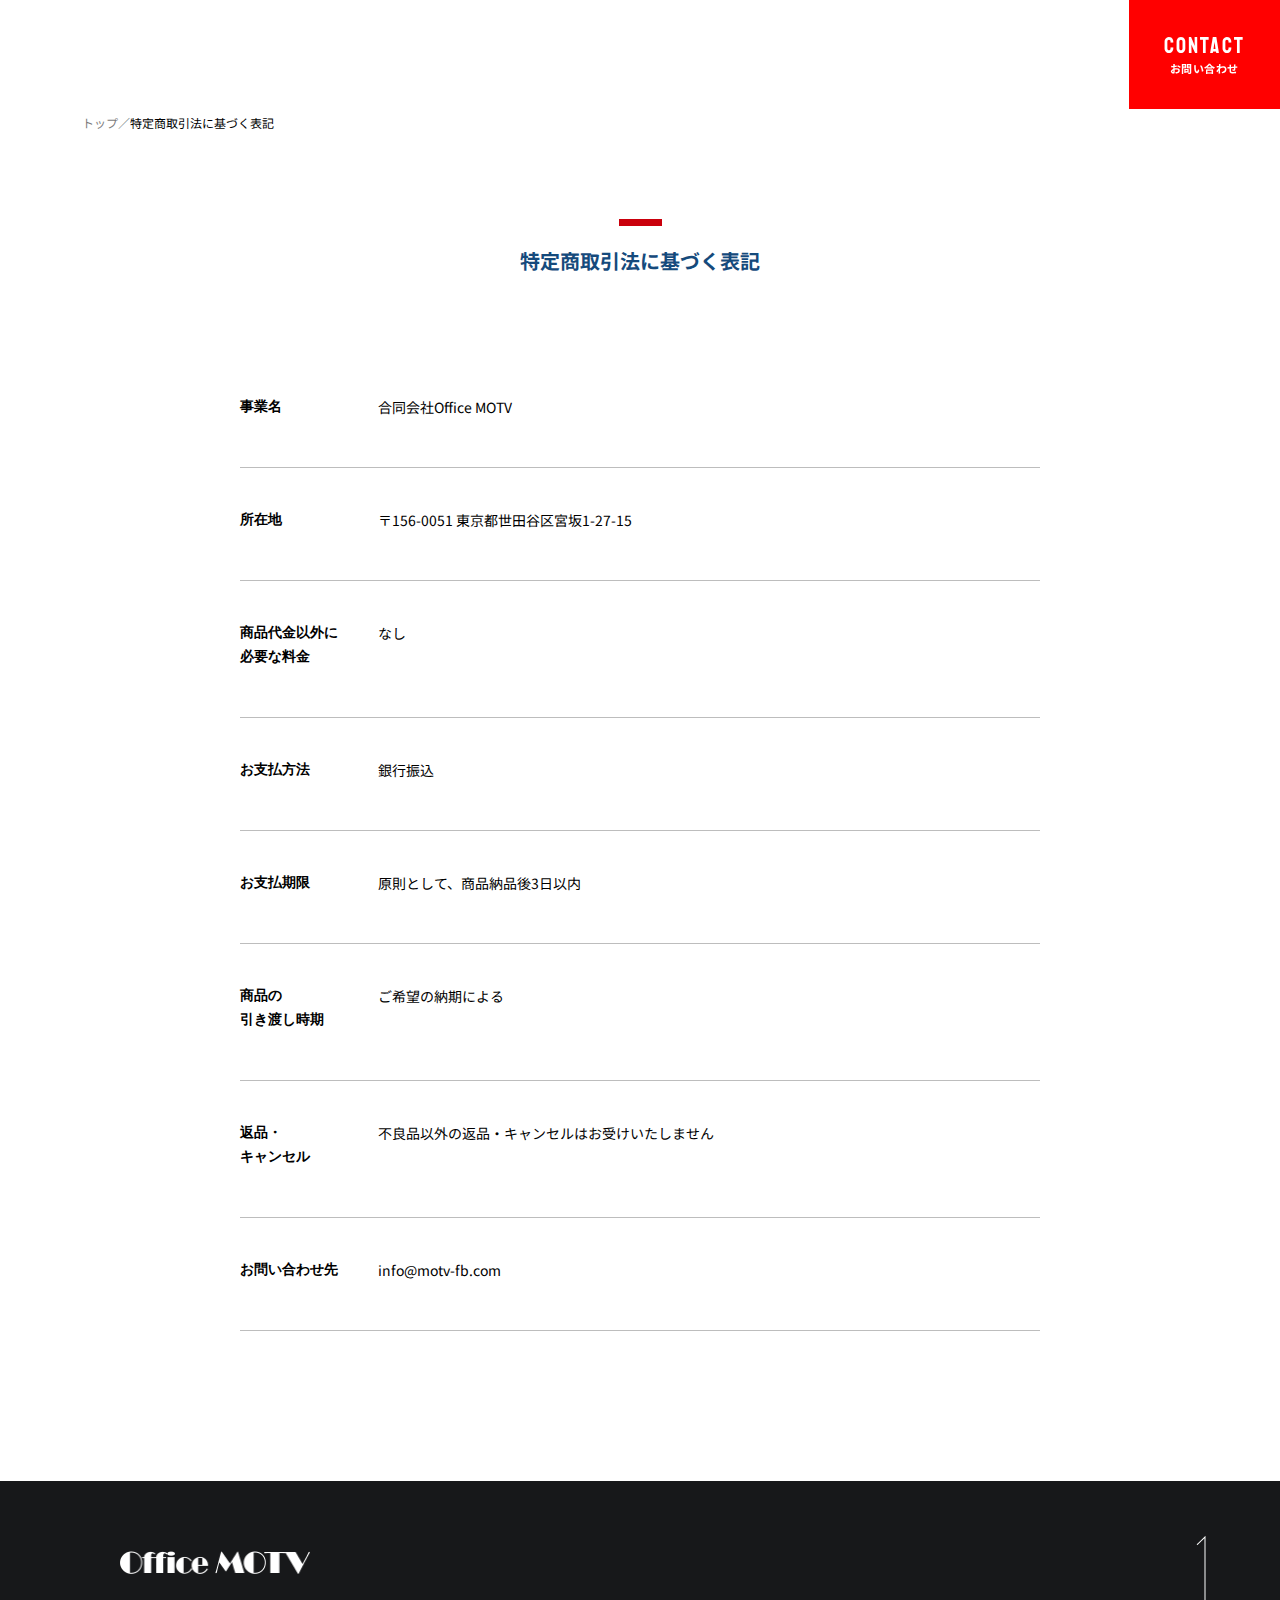
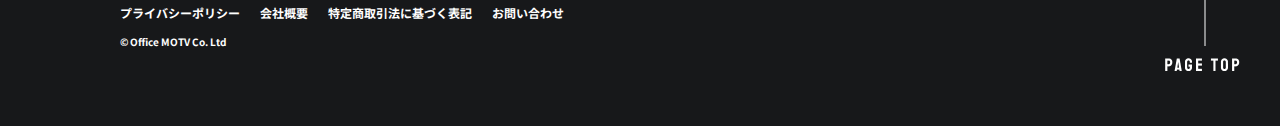
<file: guide.html>
<!DOCTYPE html>
<html lang="en">

<head>
    <meta charset="UTF-8" />
    <meta http-equiv="X-UA-Compatible" content="IE=edge" />
    <meta name="viewport" content="width=device-width, initial-scale=1.0" />
    <title>Office MOTV</title>
    <link rel="stylesheet" href="./libs/bootstrap-5.0.2-dist/css/bootstrap.min.css" />
    <link href="./libs/aos/aos.css" rel="stylesheet" />
    <link rel="stylesheet" href="./libs/owlcarousel/assets/owl.carousel.min.css" />
    <link rel="stylesheet" href="./libs/owlcarousel/assets/owl.theme.default.min.css" />
    <link rel="stylesheet" href="./libs/swiper/swiper-bundle.min.css" />
    <link rel="stylesheet" href="./css/main.css" />
</head>

<body>
    <div class="offcanvas offcanvas-start" id="menu-mobile">
        <div class="offcanvas-header">
            <button type="button" data-bs-dismiss="offcanvas">
                <svg xmlns="http://www.w3.org/2000/svg" width="37" height="43" viewBox="0 0 37 43" fill="none">
                    <path d="M1 11L36.5 32" stroke="white" />
                    <path d="M36.7183 11.3781L0.781726 31.622" stroke="white" />
                </svg>
            </button>
        </div>
        <div class="offcanvas-body">
            <ul class="navbar-nav">
                <li class="menu-item">
                    <a class="nav-link" href="#">Springsについて</a>
                </li>
                <li class="menu-item">
                    <a class="nav-link" href="#">サービス内容</a>
                </li>
                <li class="menu-item">
                    <a class="nav-link" href="#">会社概要</a>
                </li>
                <li class="menu-item">
                    <a class="nav-link" href="#">チーム</a>
                </li>
            </ul>
        </div>
    </div>

    <div class="wrapper">
        <!-- Header -->
        <header id="header">
            <div class="box-header">
                <nav class="navbar navbar-expand-lg navbar-dark">
                    <a class="navbar-brand" href="#">
                        <img src="./imgs/logo.png" alt="Avatar Logo" class="logo" />
                    </a>
                    <div class="collapse navbar-collapse justify-content-end" id="collapsibleNavbar">
                        <ul class="navbar-nav">
                            <li class="menu-item">
                                <a class="nav-link" href="#">COMPANY<span>会社概要</span></a>
                            </li>
                            <li class="menu-item">
                                <a class="nav-link" href="#">PRODUCTS<span>取扱商品</span></a>
                            </li>
                            <li class="menu-item">
                                <a class="nav-link" href="#">WORKS<span>制作実績</span></a>
                            </li>
                            <li class="menu-item">
                                <a class="nav-link red" href="#">CONTACT<span>お問い合わせ</span></a>
                            </li>
                        </ul>
                    </div>
                </nav>
            </div>
        </header>

        <div class="container">
            <!-- breadcrumb -->
            <section id="breadcrumb">
                <ol class="breadcrumb">
                    <li class="breadcrumb-item"><a href="#">トップ</a></li>
                    <li class="breadcrumb-item active" aria-current="page">特定商取引法に基づく表記</li>
                </ol>
            </section>

            <!-- privacy -->
            <section id="guide">
                <div class="box">
                    <div class="box-title">
                        <div class="line"></div>
                        <div class="desc">特定商取引法に基づく表記</div>
                    </div>
                </div>

                <div class="guide_list">
                    <div class="guide_list_item">
                        <h6 class="guide_list_item-title">事業名</h6>
                        <p class="guide_list_item-content">合同会社Office MOTV</p>
                    </div>

                    <div class="guide_list_item">
                        <h6 class="guide_list_item-title">所在地</h6>
                        <p class="guide_list_item-content">〒156-0051 東京都世田谷区宮坂1-27-15</p>
                    </div>

                    <div class="guide_list_item">
                        <h6 class="guide_list_item-title">商品代金以外に
                            必要な料金</h6>
                        <p class="guide_list_item-content">なし</p>
                    </div>

                    <div class="guide_list_item">
                        <h6 class="guide_list_item-title">お支払方法</h6>
                        <p class="guide_list_item-content">銀行振込</p>
                    </div>

                    <div class="guide_list_item">
                        <h6 class="guide_list_item-title">お支払期限</h6>
                        <p class="guide_list_item-content">原則として、商品納品後3日以内</p>
                    </div>

                    <div class="guide_list_item">
                        <h6 class="guide_list_item-title">商品の
                            引き渡し時期</h6>
                        <p class="guide_list_item-content">ご希望の納期による</p>
                    </div>

                    <div class="guide_list_item">
                        <h6 class="guide_list_item-title">返品・
                            キャンセル</h6>
                        <p class="guide_list_item-content">不良品以外の返品・キャンセルはお受けいたしません</p>
                    </div>

                    <div class="guide_list_item">
                        <h6 class="guide_list_item-title">お問い合わせ先</h6>
                        <p class="guide_list_item-content">info@motv-fb.com</p>
                    </div>
                </div>

            </section>
        </div>

        <!-- Footer -->
        <footer id="footer">
            <div class="footer__box">
                <img src="./imgs/logo.png" alt="" class="footer__box-img">
                <ul class="footer__box-nav">
                    <li><a href="#">プライバシーポリシー</a></li>
                    <li><a href="#">会社概要</a></li>
                    <li><a href="#">特定商取引法に基づく表記</a></li>
                    <li><a href="#">お問い合わせ</a></li>
                </ul>
                <p class="footer__box-copyright">© Office MOTV Co. Ltd</p>
            </div>

            <div class="footer__top">
                <a href="#"><img src="./imgs/top.png" alt=""></a>
            </div>
        </footer>
    </div>

    <script src="./libs/jquery-3.5.1.min.js"></script>
    <script src="./libs/bootstrap-5.0.2-dist/js/bootstrap.min.js"></script>
    <script src="./libs/aos/aos.js"></script>
    <script src="./libs/owlcarousel/owl.carousel.min.js"></script>
    <script src="./libs/swiper/swiper-bundle.min.js"></script>
    <script src="./js/main.js"></script>
    <script>
        AOS.init();
    </script>
</body>

</html>
</file>
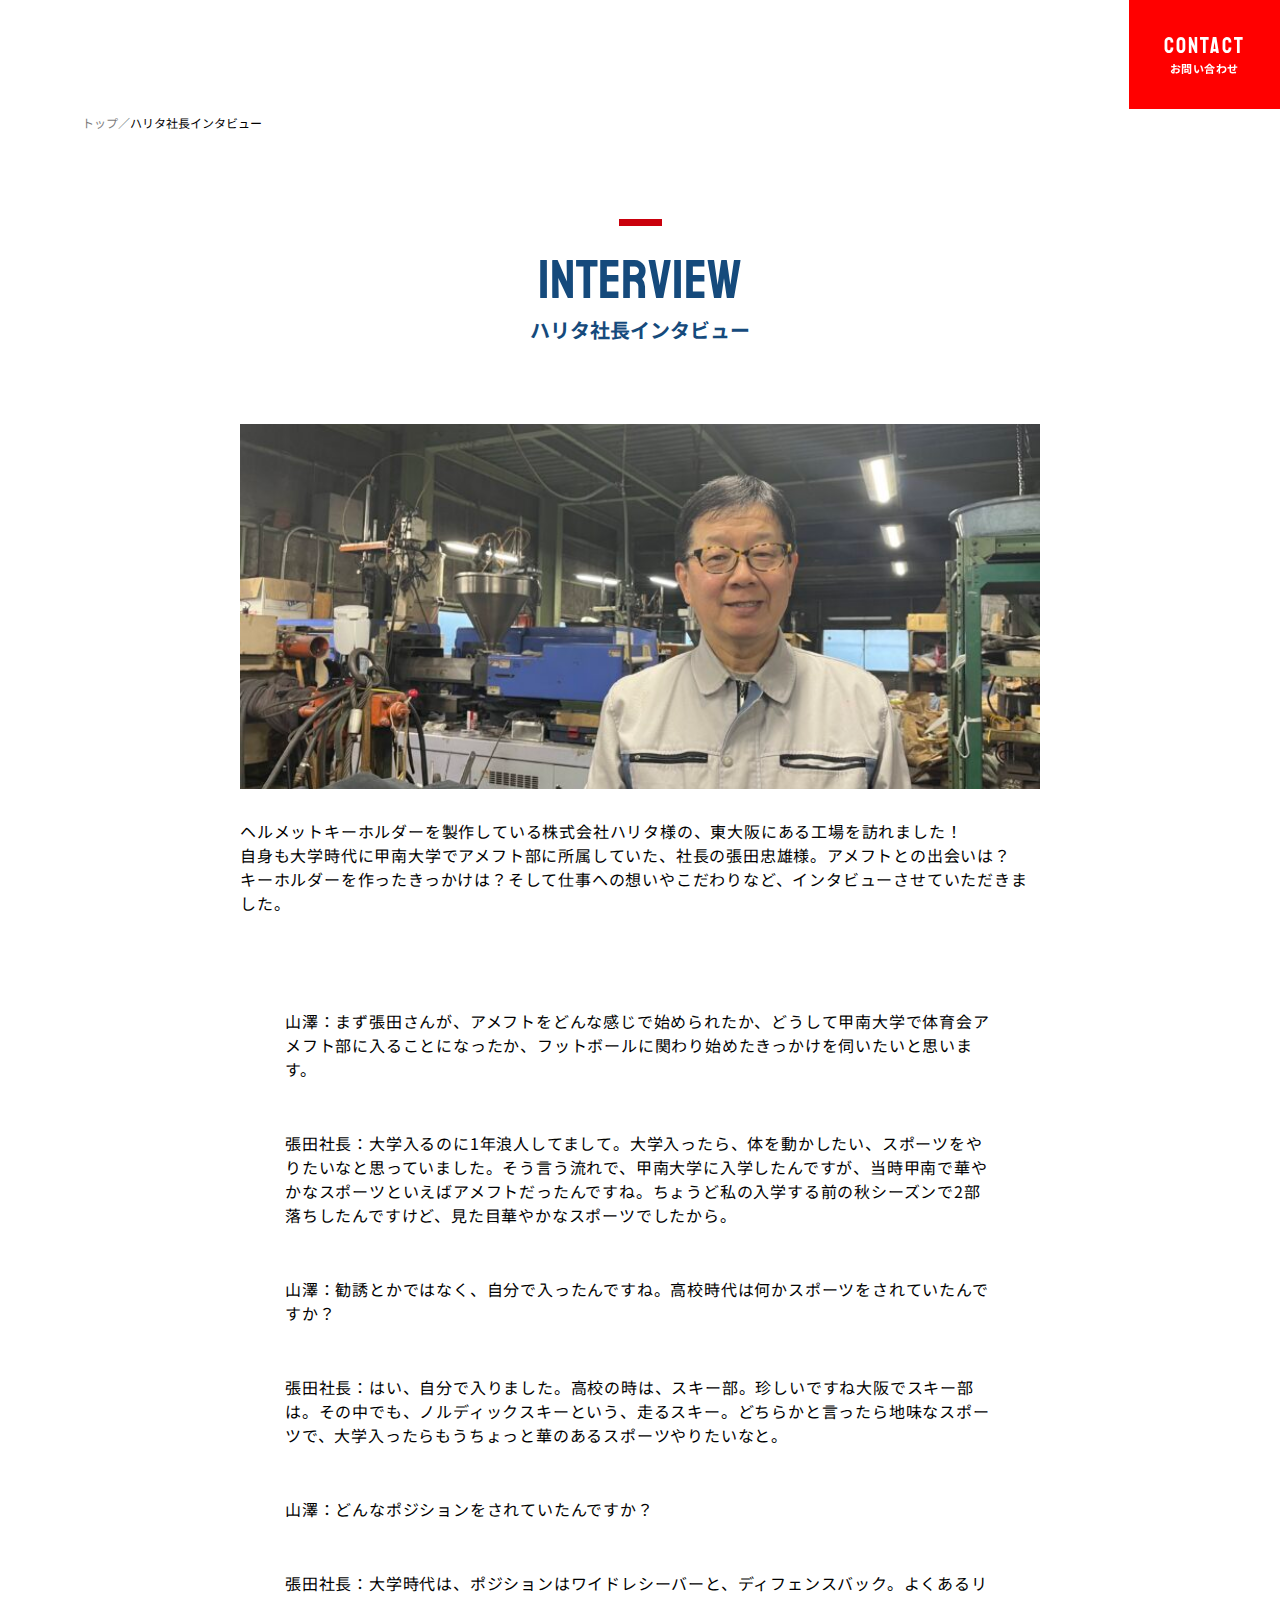
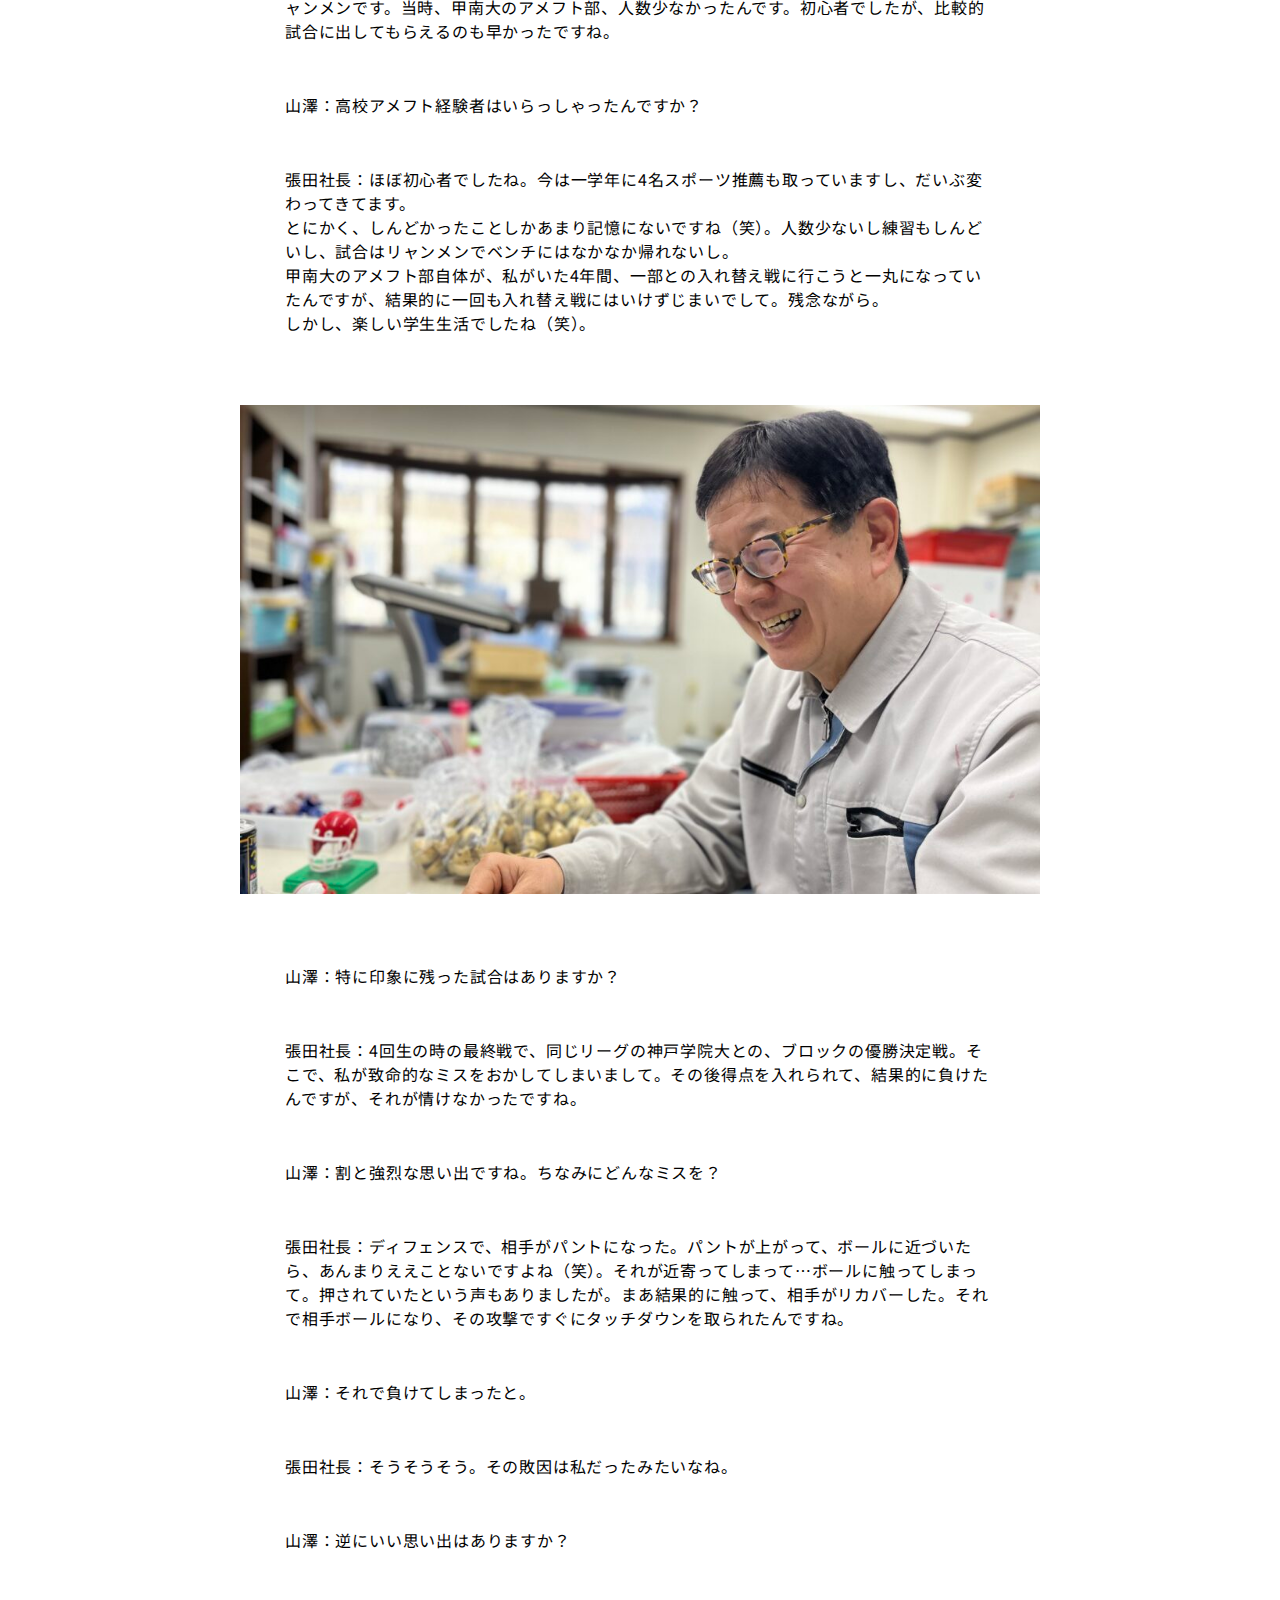
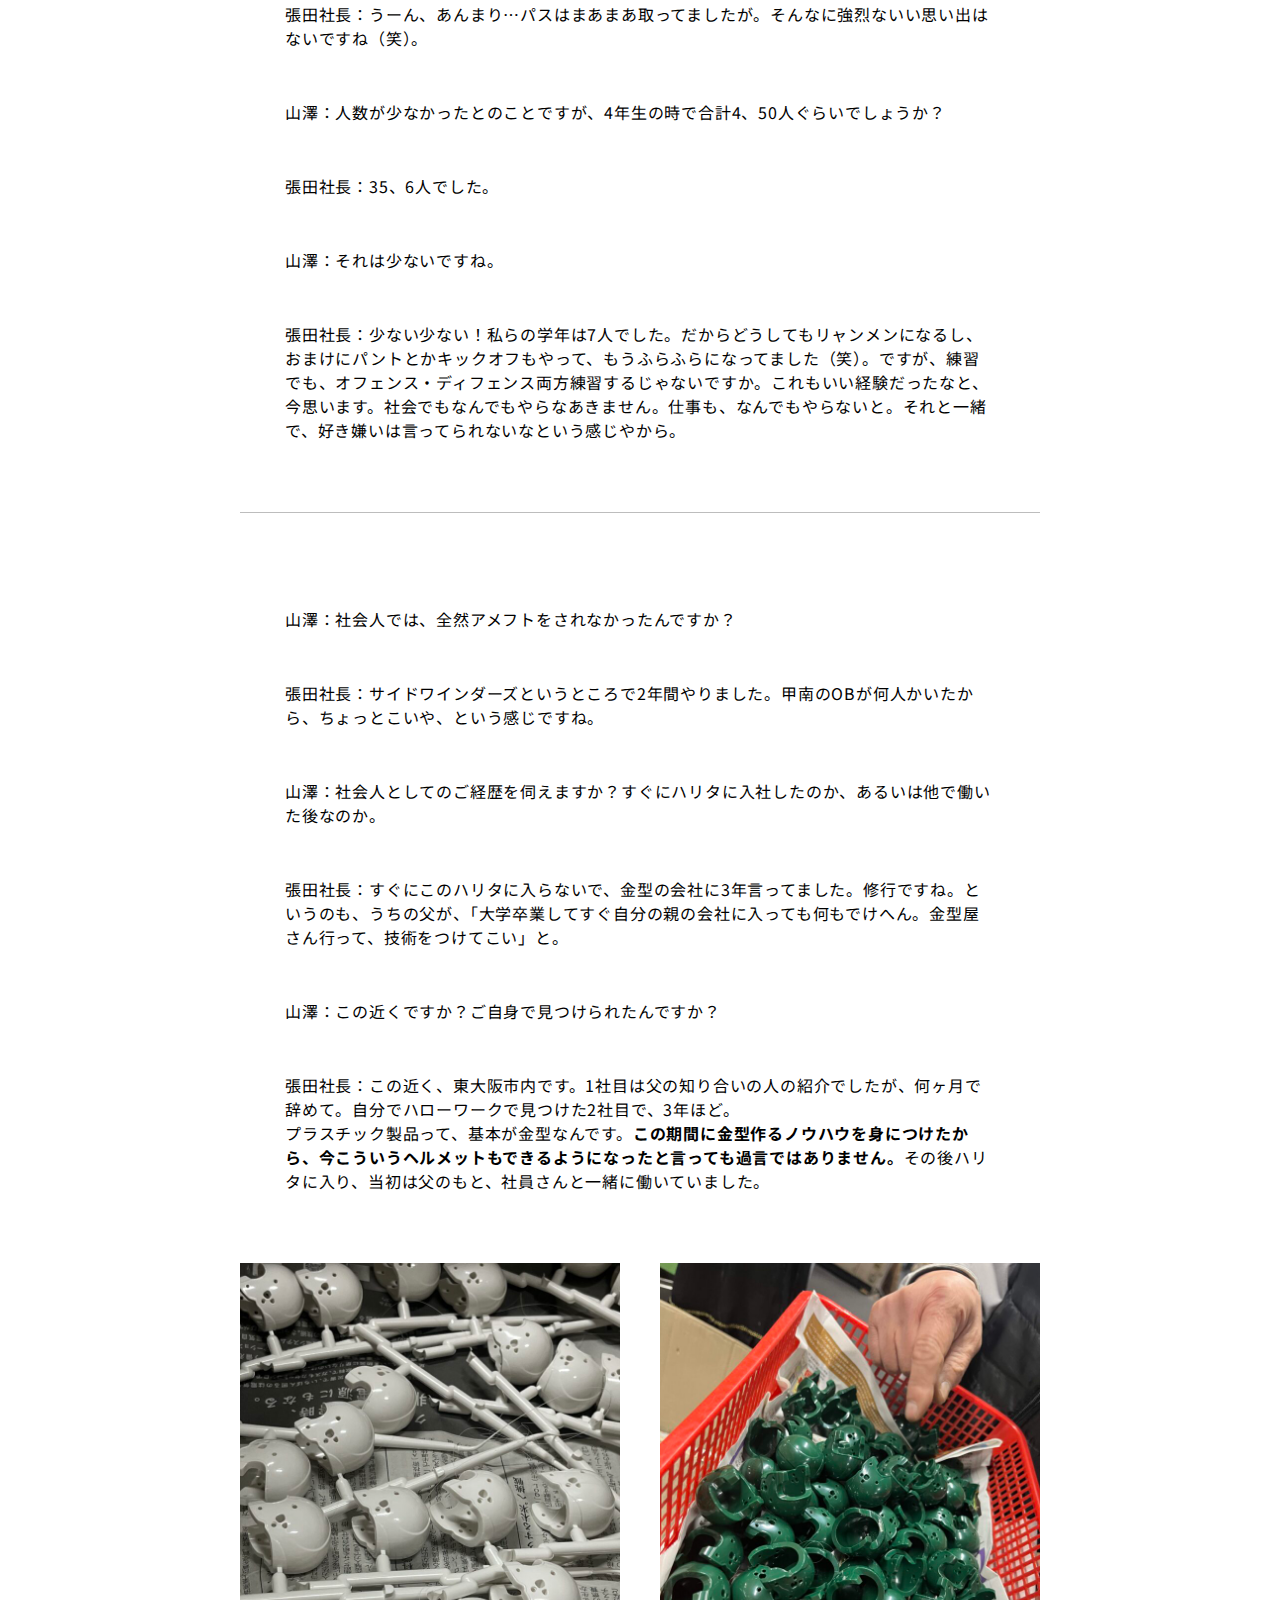
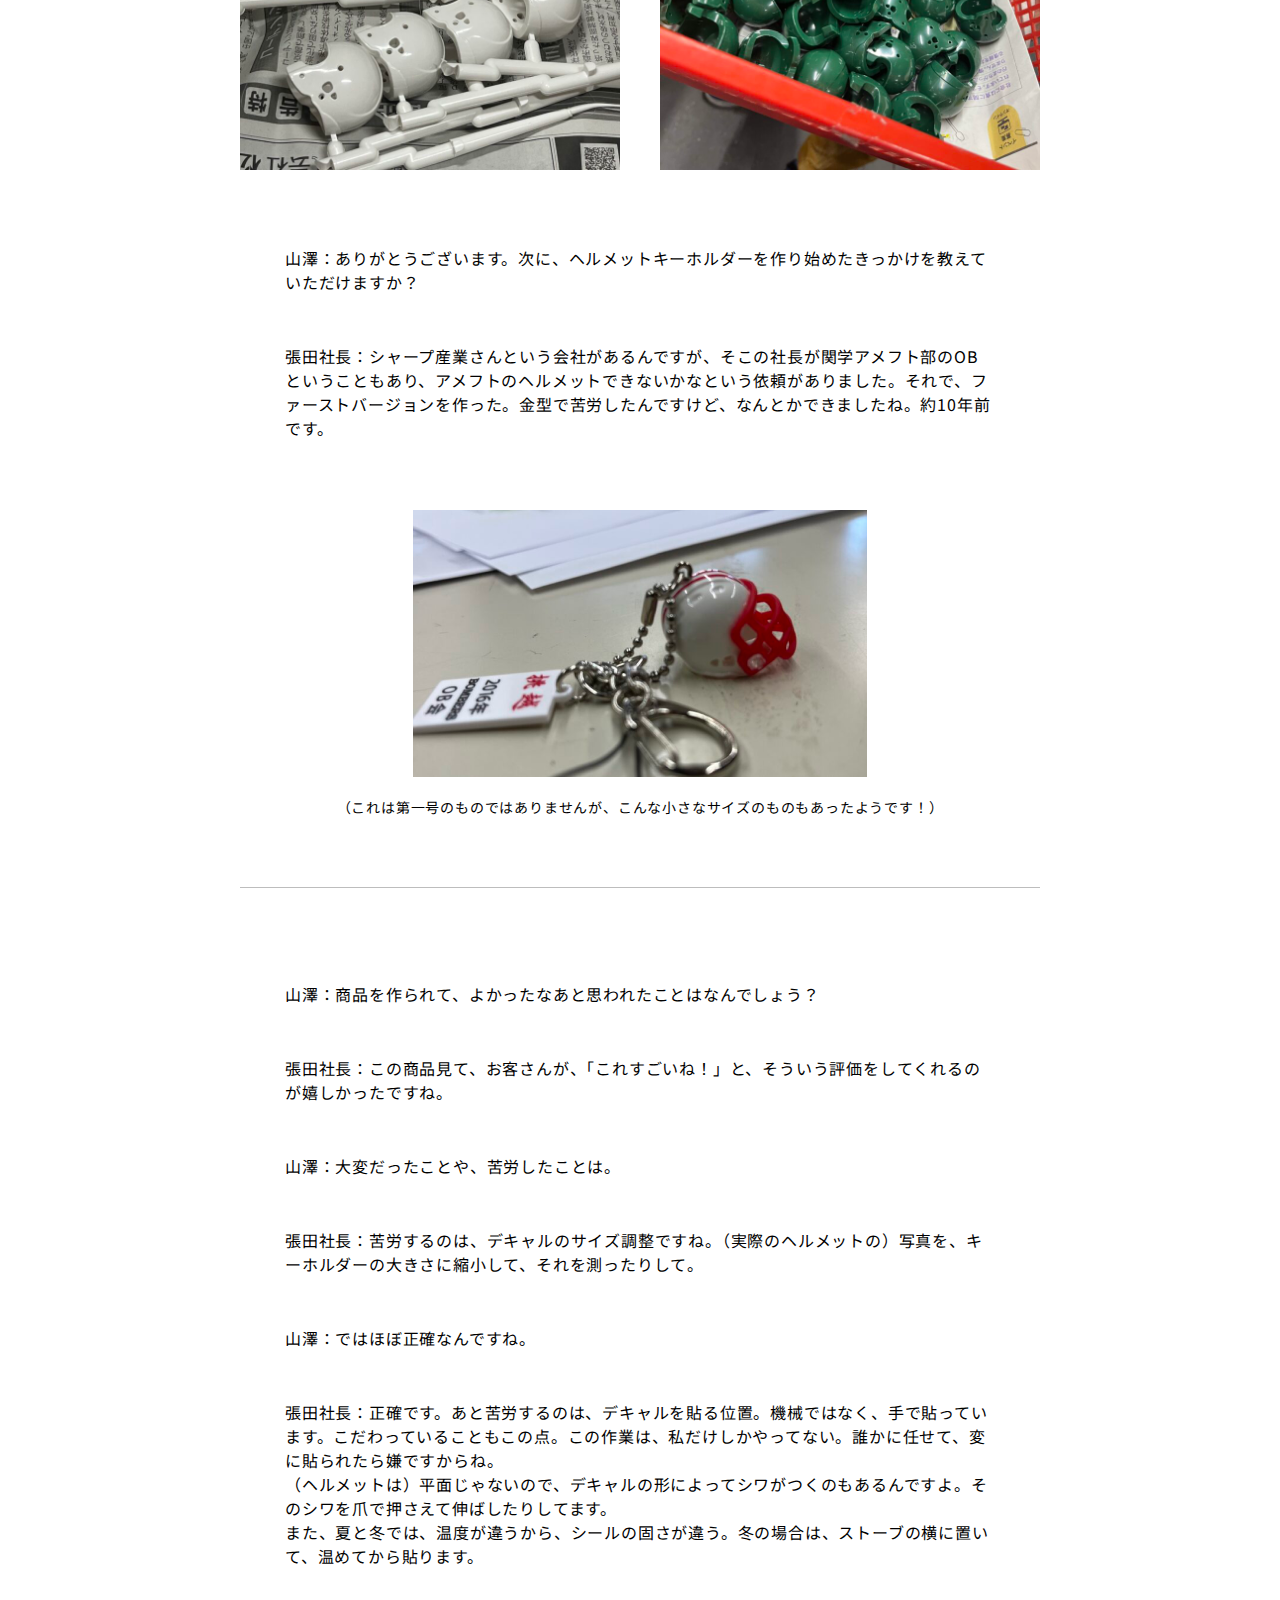
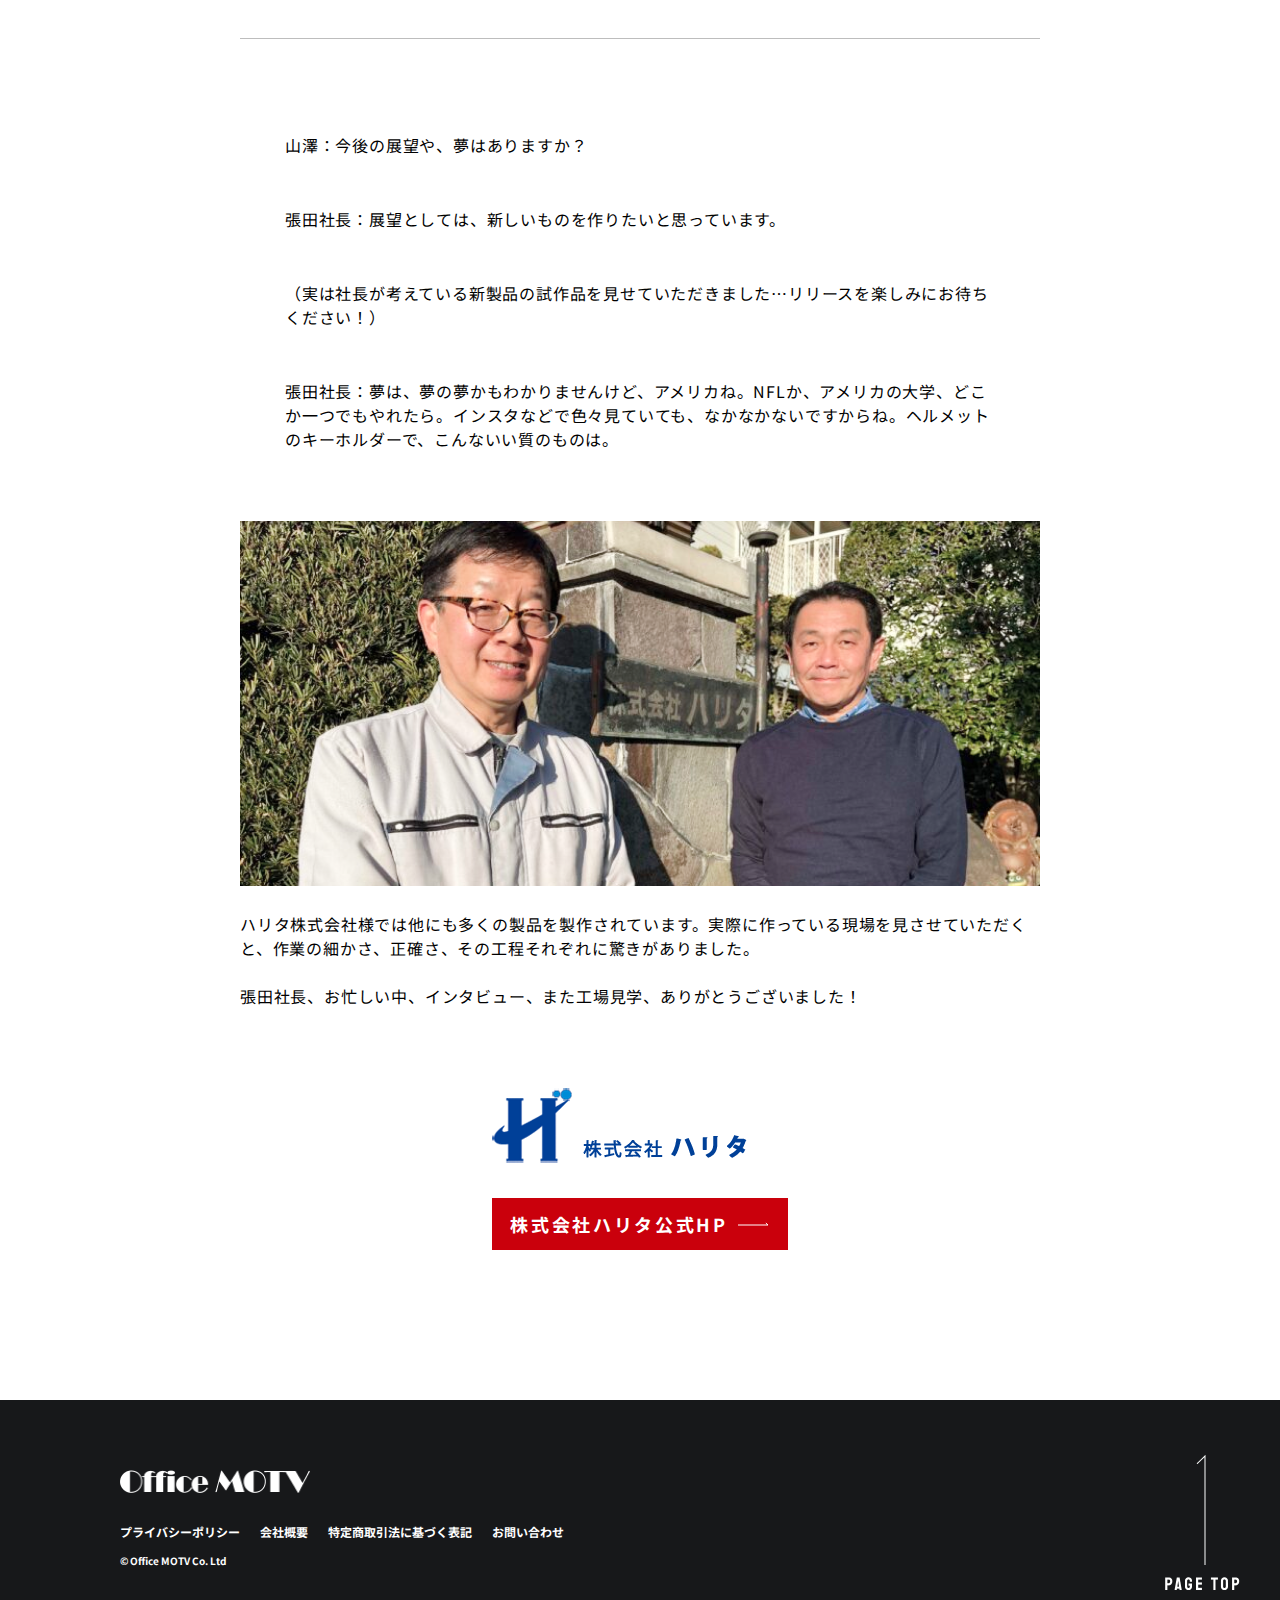
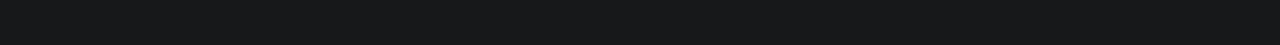
<file: interview.html>
<!DOCTYPE html>
<html lang="en">

<head>
    <meta charset="UTF-8" />
    <meta http-equiv="X-UA-Compatible" content="IE=edge" />
    <meta name="viewport" content="width=device-width, initial-scale=1.0" />
    <title>Office MOTV</title>
    <link rel="stylesheet" href="./libs/bootstrap-5.0.2-dist/css/bootstrap.min.css" />
    <link href="./libs/aos/aos.css" rel="stylesheet" />
    <link rel="stylesheet" href="./libs/owlcarousel/assets/owl.carousel.min.css" />
    <link rel="stylesheet" href="./libs/owlcarousel/assets/owl.theme.default.min.css" />
    <link rel="stylesheet" href="./libs/swiper/swiper-bundle.min.css" />
    <link rel="stylesheet" href="./css/main.css" />
</head>

<body>
    <div class="offcanvas offcanvas-start" id="menu-mobile">
        <div class="offcanvas-header">
            <button type="button" data-bs-dismiss="offcanvas">
                <svg xmlns="http://www.w3.org/2000/svg" width="37" height="43" viewBox="0 0 37 43" fill="none">
                    <path d="M1 11L36.5 32" stroke="white" />
                    <path d="M36.7183 11.3781L0.781726 31.622" stroke="white" />
                </svg>
            </button>
        </div>
        <div class="offcanvas-body">
            <ul class="navbar-nav">
                <li class="menu-item">
                    <a class="nav-link" href="#">Springsについて</a>
                </li>
                <li class="menu-item">
                    <a class="nav-link" href="#">サービス内容</a>
                </li>
                <li class="menu-item">
                    <a class="nav-link" href="#">会社概要</a>
                </li>
                <li class="menu-item">
                    <a class="nav-link" href="#">チーム</a>
                </li>
            </ul>
        </div>
    </div>

    <div class="wrapper">
        <!-- Header -->
        <header id="header">
            <div class="box-header">
                <nav class="navbar navbar-expand-lg navbar-dark">
                    <a class="navbar-brand" href="#">
                        <img src="./imgs/logo.png" alt="Avatar Logo" class="logo" />
                    </a>
                    <div class="collapse navbar-collapse justify-content-end" id="collapsibleNavbar">
                        <ul class="navbar-nav">
                            <li class="menu-item">
                                <a class="nav-link" href="#">COMPANY<span>会社概要</span></a>
                            </li>
                            <li class="menu-item">
                                <a class="nav-link" href="#">PRODUCTS<span>取扱商品</span></a>
                            </li>
                            <li class="menu-item">
                                <a class="nav-link" href="#">WORKS<span>制作実績</span></a>
                            </li>
                            <li class="menu-item">
                                <a class="nav-link red" href="#">CONTACT<span>お問い合わせ</span></a>
                            </li>
                        </ul>
                    </div>
                </nav>
            </div>
        </header>

        <div class="container">
            <!-- breadcrumb -->
            <section id="breadcrumb">
                <ol class="breadcrumb">
                    <li class="breadcrumb-item"><a href="#">トップ</a></li>
                    <li class="breadcrumb-item active" aria-current="page">ハリタ社長インタビュー</li>
                </ol>
            </section>

            <!-- content -->
            <section id="interview">
                <div class="box">
                    <div class="box-title">
                        <div class="line"></div>
                        <h3 class="title">INTERVIEW</h3>
                        <div class="desc">ハリタ社長インタビュー</div>
                    </div>
                </div>

                <div class="interview_main">
                    <div class="interview_main-img-top">
                        <img src="./imgs/interview-1.jpg" alt="">

                        <p class="interview_main-content mt-30">ヘルメットキーホルダーを製作している株式会社ハリタ様の、東大阪にある工場を訪れました！
                            自身も大学時代に甲南大学でアメフト部に所属していた、社長の張田忠雄様。アメフトとの出会いは？
                            キーホルダーを作ったきっかけは？そして仕事への想いやこだわりなど、インタビューさせていただきました。</p>
                    </div>

                    <div>
                        <div class="interview_main_block">
                            <p class="interview_main-content">
                                山澤：まず張田さんが、アメフトをどんな感じで始められたか、どうして甲南大学で体育会アメフト部に入ることになったか、フットボールに関わり始めたきっかけを伺いたいと思います。
                            </p>
    
                            <p class="interview_main-content">
                                張田社長：大学入るのに1年浪人してまして。大学入ったら、体を動かしたい、スポーツをやりたいなと思っていました。そう言う流れで、甲南大学に入学したんですが、当時甲南で華やかなスポーツといえばアメフトだったんですね。ちょうど私の入学する前の秋シーズンで2部落ちしたんですけど、見た目華やかなスポーツでしたから。
                            </p>
    
                            <p class="interview_main-content">
                                山澤：勧誘とかではなく、自分で入ったんですね。高校時代は何かスポーツをされていたんですか？
                            </p>
    
                            <p class="interview_main-content">
                                張田社長：はい、自分で入りました。高校の時は、スキー部。珍しいですね大阪でスキー部は。その中でも、ノルディックスキーという、走るスキー。どちらかと言ったら地味なスポーツで、大学入ったらもうちょっと華のあるスポーツやりたいなと。
                            </p>
    
                            <p class="interview_main-content">
                                山澤：どんなポジションをされていたんですか？
                            </p>
    
                            <p class="interview_main-content">
                                張田社長：大学時代は、ポジションはワイドレシーバーと、ディフェンスバック。よくあるリャンメンです。当時、甲南大のアメフト部、人数少なかったんです。初心者でしたが、比較的試合に出してもらえるのも早かったですね。
                            </p>
    
                            <p class="interview_main-content">
                                山澤：高校アメフト経験者はいらっしゃったんですか？
                            </p>
    
                            <p class="interview_main-content">
                                張田社長：ほぼ初心者でしたね。今は一学年に4名スポーツ推薦も取っていますし、だいぶ変わってきてます。
                                とにかく、しんどかったことしかあまり記憶にないですね（笑）。人数少ないし練習もしんどいし、試合はリャンメンでベンチにはなかなか帰れないし。
                                甲南大のアメフト部自体が、私がいた4年間、一部との入れ替え戦に行こうと一丸になっていたんですが、結果的に一回も入れ替え戦にはいけずじまいでして。残念ながら。
                                しかし、楽しい学生生活でしたね（笑）。
                            </p>
    
                            <div class="interview_main_block-img">
                                <img src="./imgs/interview-2.jpg" alt="">
                            </div>
    
                            <p class="interview_main-content">山澤：特に印象に残った試合はありますか？</p>
    
                            <p class="interview_main-content">
                                張田社長：4回生の時の最終戦で、同じリーグの神戸学院大との、ブロックの優勝決定戦。そこで、私が致命的なミスをおかしてしまいまして。その後得点を入れられて、結果的に負けたんですが、それが情けなかったですね。
                            </p>
    
                            <p class="interview_main-content">
                                山澤：割と強烈な思い出ですね。ちなみにどんなミスを？
                            </p>
    
                            <p class="interview_main-content">
                                張田社長：ディフェンスで、相手がパントになった。パントが上がって、ボールに近づいたら、あんまりええことないですよね（笑）。それが近寄ってしまって…ボールに触ってしまって。押されていたという声もありましたが。まあ結果的に触って、相手がリカバーした。それで相手ボールになり、その攻撃ですぐにタッチダウンを取られたんですね。
                            </p>
    
                            <p class="interview_main-content">
                                山澤：それで負けてしまったと。
                            </p>
    
                            <p class="interview_main-content">
                                張田社長：そうそうそう。その敗因は私だったみたいなね。
                            </p>
    
                            <p class="interview_main-content">
                                山澤：逆にいい思い出はありますか？
                            </p>
    
                            <p class="interview_main-content">
                                張田社長：うーん、あんまり…パスはまあまあ取ってましたが。そんなに強烈ないい思い出はないですね（笑）。
                            </p>
    
                            <p class="interview_main-content">
                                山澤：人数が少なかったとのことですが、4年生の時で合計4、50人ぐらいでしょうか？
                            </p>
    
                            <p class="interview_main-content">
                                張田社長：35、6人でした。
                            </p>
    
                            <p class="interview_main-content">
                                山澤：それは少ないですね。
                            </p>
    
                            <p class="interview_main-content">
                                張田社長：少ない少ない！私らの学年は7人でした。だからどうしてもリャンメンになるし、おまけにパントとかキックオフもやって、もうふらふらになってました（笑）。ですが、練習でも、オフェンス・ディフェンス両方練習するじゃないですか。これもいい経験だったなと、今思います。社会でもなんでもやらなあきません。仕事も、なんでもやらないと。それと一緒で、好き嫌いは言ってられないなという感じやから。
                            </p>
                        </div>
    
                        <div class="interview_main_block">
                            <div class="interview_main-content">
                                山澤：社会人では、全然アメフトをされなかったんですか？
                            </div>
    
                            <div class="interview_main-content">
                                張田社長：サイドワインダーズというところで2年間やりました。甲南のOBが何人かいたから、ちょっとこいや、という感じですね。
                            </div>
    
                            <div class="interview_main-content">
                                山澤：社会人としてのご経歴を伺えますか？すぐにハリタに入社したのか、あるいは他で働いた後なのか。
                            </div>
    
                            <div class="interview_main-content">
                                張田社長：すぐにこのハリタに入らないで、金型の会社に3年言ってました。修行ですね。というのも、うちの父が、「大学卒業してすぐ自分の親の会社に入っても何もでけへん。金型屋さん行って、技術をつけてこい」と。
                            </div>
    
                            <div class="interview_main-content">
                                山澤：この近くですか？ご自身で見つけられたんですか？
                            </div>
    
                            <div class="interview_main-content">
                                張田社長：この近く、東大阪市内です。1社目は父の知り合いの人の紹介でしたが、何ヶ月で辞めて。自分でハローワークで見つけた2社目で、3年ほど。
                                プラスチック製品って、基本が金型なんです。<b>この期間に金型作るノウハウを身につけたから、今こういうヘルメットもできるようになったと言っても過言ではありません。</b>その後ハリタに入り、当初は父のもと、社員さんと一緒に働いていました。
                            </div>
    
                            <div class="interview_main_block-img">
                                <img src="./imgs/interview-3.jpg" alt="">
                                <img src="./imgs/interview-4.jpg" alt="">
                            </div>
    
                            <div class="interview_main-content">
                                山澤：ありがとうございます。次に、ヘルメットキーホルダーを作り始めたきっかけを教えていただけますか？
                            </div>
                            
                            <div class="interview_main-content">
                                張田社長：シャープ産業さんという会社があるんですが、そこの社長が関学アメフト部のOBということもあり、アメフトのヘルメットできないかなという依頼がありました。それで、ファーストバージョンを作った。金型で苦労したんですけど、なんとかできましたね。約10年前です。
                            </div>
    
                            <div class="interview_main_block-box-preview">
                                <div class="interview_main_block-box-preview_img">
                                    <img src="./imgs/interview-5.jpg" alt="">
                                </div>
                                <p class="interview_main-content">（これは第一号のものではありませんが、こんな小さなサイズのものもあったようです！）</p>
                            </div>
                        </div>
    
                        <div class="interview_main_block">
                            <div class="interview_main-content">
                                山澤：商品を作られて、よかったなあと思われたことはなんでしょう？
                            </div>
    
                            <div class="interview_main-content">
                                張田社長：この商品見て、お客さんが、「これすごいね！」と、そういう評価をしてくれるのが嬉しかったですね。
                            </div>
    
                            <div class="interview_main-content">
                                山澤：大変だったことや、苦労したことは。
                            </div>
    
                            <div class="interview_main-content">
                                張田社長：苦労するのは、デキャルのサイズ調整ですね。（実際のヘルメットの）写真を、キーホルダーの大きさに縮小して、それを測ったりして。
                            </div>
    
                            <div class="interview_main-content">
                                山澤：ではほぼ正確なんですね。
                            </div>
    
                            <div class="interview_main-content">
                                張田社長：正確です。あと苦労するのは、デキャルを貼る位置。機械ではなく、手で貼っています。こだわっていることもこの点。この作業は、私だけしかやってない。誰かに任せて、変に貼られたら嫌ですからね。
                                （ヘルメットは）平面じゃないので、デキャルの形によってシワがつくのもあるんですよ。そのシワを爪で押さえて伸ばしたりしてます。
                                また、夏と冬では、温度が違うから、シールの固さが違う。冬の場合は、ストーブの横に置いて、温めてから貼ります。
                            </div>
                        </div>
    
                        <div class="interview_main_block">
                            <div class="interview_main-content">
                                山澤：今後の展望や、夢はありますか？
                            </div>
    
                            <div class="interview_main-content">
                                張田社長：展望としては、新しいものを作りたいと思っています。
                            </div>
    
                            <div class="interview_main-content">
                                （実は社長が考えている新製品の試作品を見せていただきました…リリースを楽しみにお待ちください！）
                            </div>
    
                            <div class="interview_main-content">
                                張田社長：夢は、夢の夢かもわかりませんけど、アメリカね。NFLか、アメリカの大学、どこか一つでもやれたら。インスタなどで色々見ていても、なかなかないですからね。ヘルメットのキーホルダーで、こんないい質のものは。
                            </div>
    
                            <div class="interview_main-img-top mt-70">
                                <img src="./imgs/interview-6.jpg" alt="">
        
                                <p class="interview_main-content mt-30 p-0">ハリタ株式会社様では他にも多くの製品を製作されています。実際に作っている現場を見させていただくと、作業の細かさ、正確さ、その工程それぞれに驚きがありました。
                                    
                                    張田社長、お忙しい中、インタビュー、また工場見学、ありがとうございました！</p>
                            </div>
                        </div>
                    </div>

                    <div class="interview_main-footer">
                        <div class="interview_main-footer_logo">
                            <img src="./imgs/interview-logo.jpg" alt="">
                        </div>
                        <a href="" class="interview_main-footer_link">
                            株式会社ハリタ公式HP
                            <svg xmlns="http://www.w3.org/2000/svg" width="32" height="4" viewBox="0 0 32 4" fill="none">
                                <path d="M0 3H30L27.8571 1" stroke="white"/>
                              </svg>
                        </a>
                    </div>
                </div>

                

            </section>
        </div>

        <!-- Footer -->
        <footer id="footer">
            <div class="footer__box">
                <img src="./imgs/logo.png" alt="" class="footer__box-img">
                <ul class="footer__box-nav">
                    <li><a href="#">プライバシーポリシー</a></li>
                    <li><a href="#">会社概要</a></li>
                    <li><a href="#">特定商取引法に基づく表記</a></li>
                    <li><a href="#">お問い合わせ</a></li>
                </ul>
                <p class="footer__box-copyright">© Office MOTV Co. Ltd</p>
            </div>

            <div class="footer__top">
                <a href="#"><img src="./imgs/top.png" alt=""></a>
            </div>
        </footer>
    </div>

    <script src="./libs/jquery-3.5.1.min.js"></script>
    <script src="./libs/bootstrap-5.0.2-dist/js/bootstrap.min.js"></script>
    <script src="./libs/aos/aos.js"></script>
    <script src="./libs/owlcarousel/owl.carousel.min.js"></script>
    <script src="./libs/swiper/swiper-bundle.min.js"></script>
    <script src="./js/main.js"></script>
    <script>
        AOS.init();
    </script>
</body>

</html>
</file>
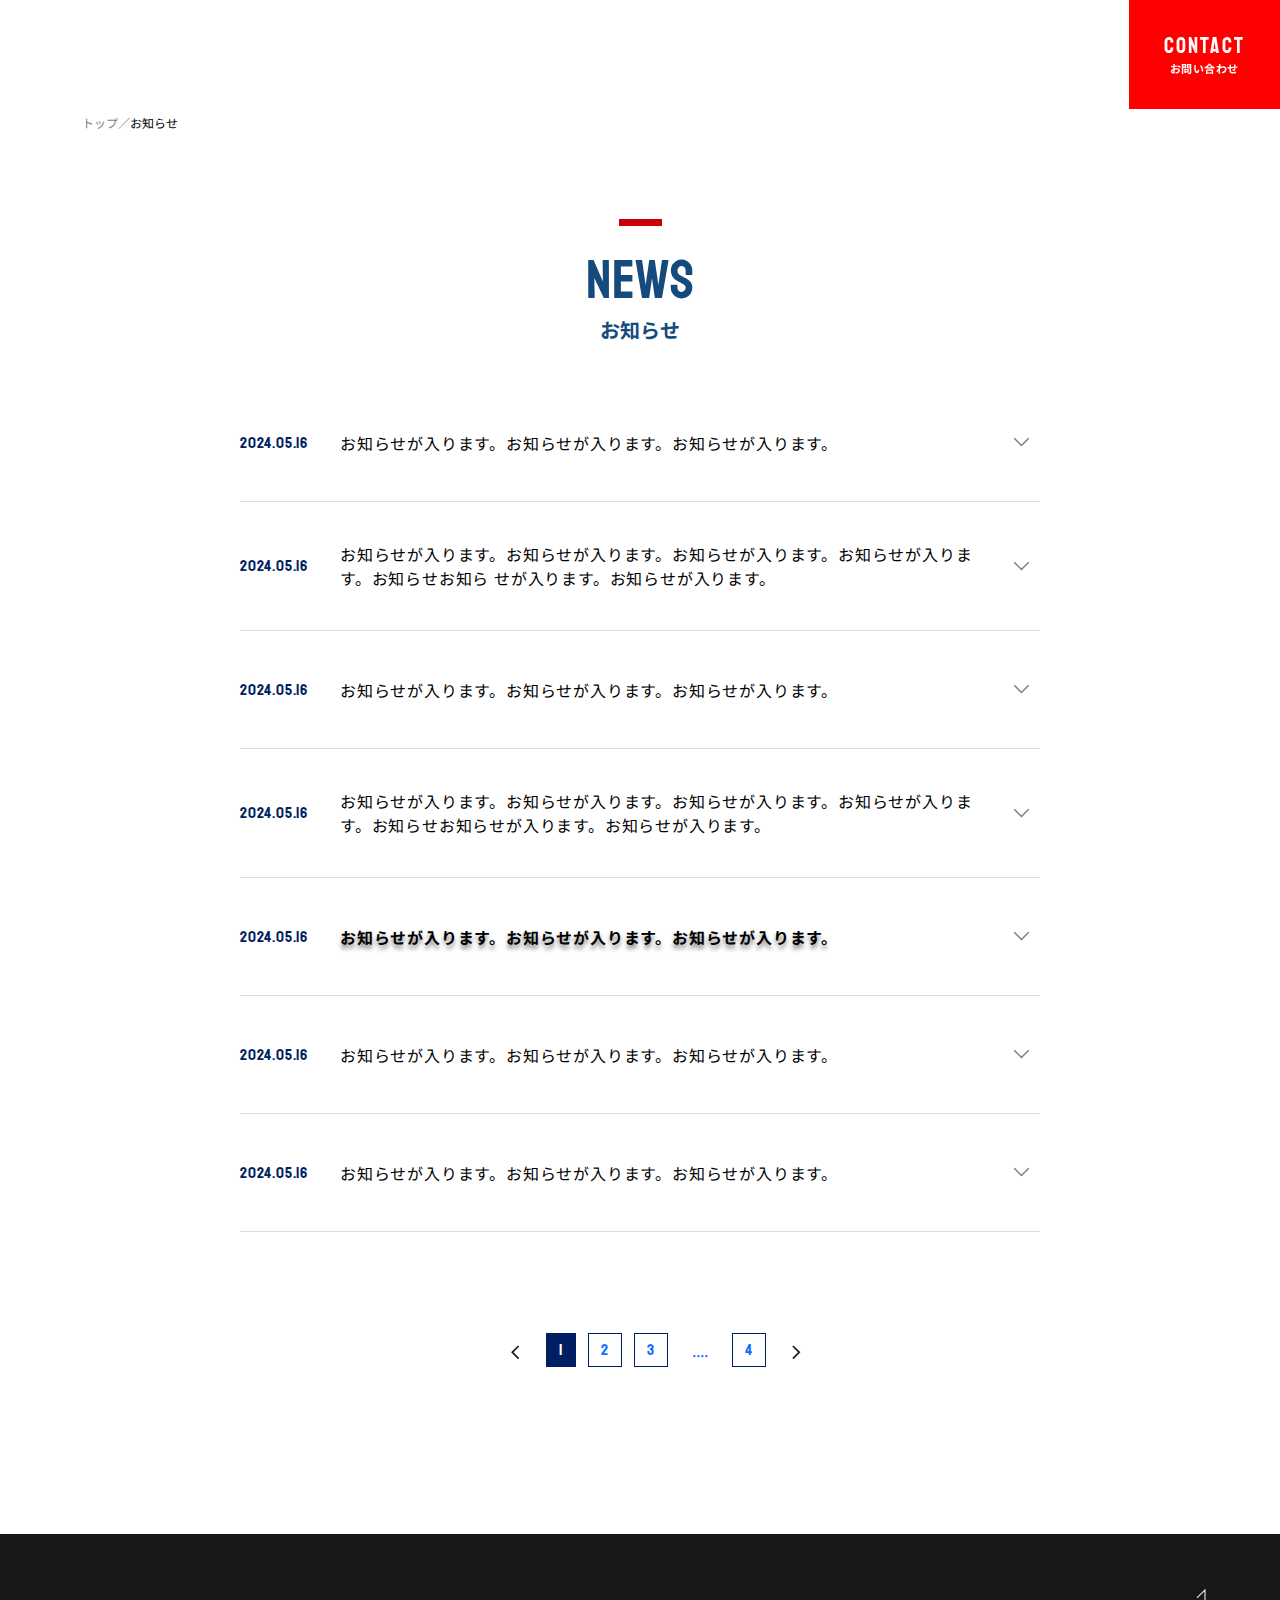
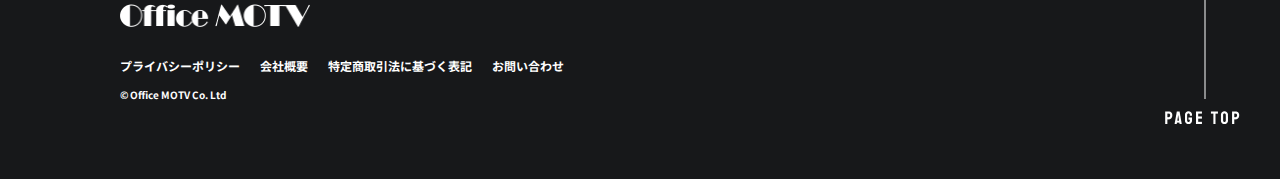
<file: news.html>
<!DOCTYPE html>
<html lang="en">

<head>
    <meta charset="UTF-8" />
    <meta http-equiv="X-UA-Compatible" content="IE=edge" />
    <meta name="viewport" content="width=device-width, initial-scale=1.0" />
    <title>Office MOTV</title>
    <link rel="stylesheet" href="./libs/bootstrap-5.0.2-dist/css/bootstrap.min.css" />
    <link href="./libs/aos/aos.css" rel="stylesheet" />
    <link rel="stylesheet" href="./libs/owlcarousel/assets/owl.carousel.min.css" />
    <link rel="stylesheet" href="./libs/owlcarousel/assets/owl.theme.default.min.css" />
    <link rel="stylesheet" href="./libs/swiper/swiper-bundle.min.css" />
    <link rel="stylesheet" href="./css/main.css" />
</head>

<body>
    <div class="offcanvas offcanvas-start" id="menu-mobile">
        <div class="offcanvas-header">
            <button type="button" data-bs-dismiss="offcanvas">
                <svg xmlns="http://www.w3.org/2000/svg" width="37" height="43" viewBox="0 0 37 43" fill="none">
                    <path d="M1 11L36.5 32" stroke="white" />
                    <path d="M36.7183 11.3781L0.781726 31.622" stroke="white" />
                </svg>
            </button>
        </div>
        <div class="offcanvas-body">
            <ul class="navbar-nav">
                <li class="menu-item">
                    <a class="nav-link" href="#">Springsについて</a>
                </li>
                <li class="menu-item">
                    <a class="nav-link" href="#">サービス内容</a>
                </li>
                <li class="menu-item">
                    <a class="nav-link" href="#">会社概要</a>
                </li>
                <li class="menu-item">
                    <a class="nav-link" href="#">チーム</a>
                </li>
            </ul>
        </div>
    </div>

    <div class="wrapper">
        <!-- Header -->
        <header id="header">
            <div class="box-header">
                <nav class="navbar navbar-expand-lg navbar-dark">
                    <a class="navbar-brand" href="#">
                        <img src="./imgs/logo.png" alt="Avatar Logo" class="logo" />
                    </a>
                    <div class="collapse navbar-collapse justify-content-end" id="collapsibleNavbar">
                        <ul class="navbar-nav">
                            <li class="menu-item">
                                <a class="nav-link" href="#">COMPANY<span>会社概要</span></a>
                            </li>
                            <li class="menu-item">
                                <a class="nav-link" href="#">PRODUCTS<span>取扱商品</span></a>
                            </li>
                            <li class="menu-item">
                                <a class="nav-link" href="#">WORKS<span>制作実績</span></a>
                            </li>
                            <li class="menu-item">
                                <a class="nav-link red" href="#">CONTACT<span>お問い合わせ</span></a>
                            </li>
                        </ul>
                    </div>
                </nav>
            </div>
        </header>

        <div class="container">
            <!-- breadcrumb -->
            <section id="breadcrumb">
                <ol class="breadcrumb">
                    <li class="breadcrumb-item"><a href="#">トップ</a></li>
                    <li class="breadcrumb-item active" aria-current="page">お知らせ</li>
                </ol>
            </section>

            <!-- content -->
            <section id="news_screen">
                <div class="box">
                    <div class="box-title">
                        <div class="line"></div>
                        <h3 class="title">NEWS</h3>
                        <div class="desc">お知らせ</div>
                    </div>
                </div>

                <div class="list_news">
                    <div class="list_news_item">
                        <div class="list_news_item_top">
                            <h6 class="list_news_item_date">
                                2024.05.16
                            </h6>
                            <div class="list_news_item_title collapsed" data-bs-toggle="collapse"
                                data-bs-target="#collapseExample" aria-expanded="false" aria-controls="collapseExample">
                                <p class="list_news_item_title-text">お知らせが入ります。お知らせが入ります。お知らせが入ります。</p>
                                <button class="btn btn-default btn-custom" type="button">
                                    <img class="arrow-down" src="./svg/arrow-down.svg" alt="">
                                    <img class="arrow-up" src="./svg/arrow-up.svg" alt="">

                                </button>
                            </div>
                        </div>

                        <div class="list_news_item_content collapse" id="collapseExample">
                            お知らせが入ります。お知らせが入ります。お知らせが入ります。お知らせが入ります。お知らせが入ります。お知らせが入ります。お知らせが入ります。お知らせが入ります。お知らせが入ります。お知らせが入ります。お知らせが入ります。お知らせが入ります。お知らせが入ります。お知らせが入ります。お知らせが入ります。お知らせが入ります。お知らせが入ります。お知らせが入ります。お知らせが入ります。お知らせが入ります。お知らせが入ります。お知らせが入ります。お知らせが入ります。お知らせが入ります。
                        </div>
                    </div>

                    <div class="list_news_item">
                        <div class="list_news_item_top">
                            <h6 class="list_news_item_date">
                                2024.05.16
                            </h6>
                            <div class="list_news_item_title collapsed" data-bs-toggle="collapse"
                                data-bs-target="#collapseExample1" aria-expanded="false"
                                aria-controls="collapseExample">
                                <p class="list_news_item_title-text">お知らせが入ります。お知らせが入ります。お知らせが入ります。お知らせが入ります。お知らせお知ら
                                    せが入ります。お知らせが入ります。</p>
                                <button class="btn btn-default btn-custom" type="button">
                                    <img class="arrow-down" src="./svg/arrow-down.svg" alt="">
                                    <img class="arrow-up" src="./svg/arrow-up.svg" alt="">
                                </button>
                            </div>
                        </div>

                        <div class="list_news_item_content collapse" id="collapseExample1">
                            お知らせが入ります。お知らせが入ります。お知らせが入ります。お知らせが入ります。お知らせが入ります。お知らせが入ります。お知らせが入ります。お知らせが入ります。お知らせが入ります。お知らせが入ります。お知らせが入ります。お知らせが入ります。お知らせが入ります。お知らせが入ります。お知らせが入ります。お知らせが入ります。お知らせが入ります。お知らせが入ります。お知らせが入ります。お知らせが入ります。お知らせが入ります。お知らせが入ります。お知らせが入ります。お知らせが入ります。
                        </div>
                    </div>

                    <div class="list_news_item">
                        <div class="list_news_item_top">
                            <h6 class="list_news_item_date">
                                2024.05.16
                            </h6>
                            <div class="list_news_item_title collapsed" data-bs-toggle="collapse"
                                data-bs-target="#collapseExample2" aria-expanded="false"
                                aria-controls="collapseExample">
                                <p class="list_news_item_title-text">お知らせが入ります。お知らせが入ります。お知らせが入ります。</p>
                                <button class="btn btn-default btn-custom" type="button">
                                    <img class="arrow-down" src="./svg/arrow-down.svg" alt="">
                                    <img class="arrow-up" src="./svg/arrow-up.svg" alt="">
                                </button>
                            </div>
                        </div>

                        <div class="list_news_item_content collapse" id="collapseExample2">
                            お知らせが入ります。お知らせが入ります。お知らせが入ります。お知らせが入ります。お知らせが入ります。お知らせが入ります。お知らせが入ります。お知らせが入ります。お知らせが入ります。お知らせが入ります。お知らせが入ります。お知らせが入ります。お知らせが入ります。お知らせが入ります。お知らせが入ります。お知らせが入ります。お知らせが入ります。お知らせが入ります。お知らせが入ります。お知らせが入ります。お知らせが入ります。お知らせが入ります。お知らせが入ります。お知らせが入ります。
                        </div>
                    </div>

                    <div class="list_news_item">
                        <div class="list_news_item_top">
                            <h6 class="list_news_item_date">
                                2024.05.16
                            </h6>
                            <div class="list_news_item_title collapsed" data-bs-toggle="collapse"
                                data-bs-target="#collapseExample3" aria-expanded="false"
                                aria-controls="collapseExample">
                                <p class="list_news_item_title-text">
                                    お知らせが入ります。お知らせが入ります。お知らせが入ります。お知らせが入ります。お知らせお知らせが入ります。お知らせが入ります。</p>
                                <button class="btn btn-default btn-custom" type="button">
                                    <img class="arrow-down" src="./svg/arrow-down.svg" alt="">
                                    <img class="arrow-up" src="./svg/arrow-up.svg" alt="">
                                </button>
                            </div>
                        </div>

                        <div class="list_news_item_content collapse" id="collapseExample3">
                            お知らせが入ります。お知らせが入ります。お知らせが入ります。お知らせが入ります。お知らせが入ります。お知らせが入ります。お知らせが入ります。お知らせが入ります。お知らせが入ります。お知らせが入ります。お知らせが入ります。お知らせが入ります。お知らせが入ります。お知らせが入ります。お知らせが入ります。お知らせが入ります。お知らせが入ります。お知らせが入ります。お知らせが入ります。お知らせが入ります。お知らせが入ります。お知らせが入ります。お知らせが入ります。お知らせが入ります。
                        </div>
                    </div>

                    <div class="list_news_item">
                        <div class="list_news_item_top">
                            <h6 class="list_news_item_date">
                                2024.05.16
                            </h6>
                            <div class="list_news_item_title collapsed" data-bs-toggle="collapse"
                                data-bs-target="#collapseExample4" aria-expanded="false"
                                aria-controls="collapseExample">
                                <p class="list_news_item_title-text text-active">お知らせが入ります。お知らせが入ります。お知らせが入ります。</p>
                                <button class="btn btn-default btn-custom" type="button">
                                    <img class="arrow-down" src="./svg/arrow-down.svg" alt="">
                                    <img class="arrow-up" src="./svg/arrow-up.svg" alt="">
                                </button>
                            </div>
                        </div>

                        <div class="list_news_item_content collapse" id="collapseExample4">
                            お知らせが入ります。お知らせが入ります。お知らせが入ります。お知らせが入ります。お知らせが入ります。お知らせが入ります。お知らせが入ります。お知らせが入ります。お知らせが入ります。お知らせが入ります。お知らせが入ります。お知らせが入ります。お知らせが入ります。お知らせが入ります。お知らせが入ります。お知らせが入ります。お知らせが入ります。お知らせが入ります。お知らせが入ります。お知らせが入ります。お知らせが入ります。お知らせが入ります。お知らせが入ります。お知らせが入ります。
                        </div>
                    </div>

                    <div class="list_news_item">
                        <div class="list_news_item_top">
                            <h6 class="list_news_item_date">
                                2024.05.16
                            </h6>
                            <div class="list_news_item_title collapsed" data-bs-toggle="collapse"
                                data-bs-target="#collapseExample5" aria-expanded="false"
                                aria-controls="collapseExample">
                                <p class="list_news_item_title-text">お知らせが入ります。お知らせが入ります。お知らせが入ります。</p>
                                <button class="btn btn-default btn-custom" type="button">
                                    <img class="arrow-down" src="./svg/arrow-down.svg" alt="">
                                    <img class="arrow-up" src="./svg/arrow-up.svg" alt="">
                                </button>
                            </div>
                        </div>

                        <div class="list_news_item_content collapse" id="collapseExample5">
                            お知らせが入ります。お知らせが入ります。お知らせが入ります。お知らせが入ります。お知らせが入ります。お知らせが入ります。お知らせが入ります。お知らせが入ります。お知らせが入ります。お知らせが入ります。お知らせが入ります。お知らせが入ります。お知らせが入ります。お知らせが入ります。お知らせが入ります。お知らせが入ります。お知らせが入ります。お知らせが入ります。お知らせが入ります。お知らせが入ります。お知らせが入ります。お知らせが入ります。お知らせが入ります。お知らせが入ります。
                        </div>
                    </div>

                    <div class="list_news_item">
                        <div class="list_news_item_top">
                            <h6 class="list_news_item_date">
                                2024.05.16
                            </h6>
                            <div class="list_news_item_title collapsed" data-bs-toggle="collapse"
                                data-bs-target="#collapseExample6" aria-expanded="false"
                                aria-controls="collapseExample">
                                <p class="list_news_item_title-text">お知らせが入ります。お知らせが入ります。お知らせが入ります。</p>
                                <button class="btn btn-default btn-custom" type="button">
                                    <img class="arrow-down" src="./svg/arrow-down.svg" alt="">
                                    <img class="arrow-up" src="./svg/arrow-up.svg" alt="">
                                </button>
                            </div>
                        </div>

                        <div class="list_news_item_content collapse" id="collapseExample6">
                            お知らせが入ります。お知らせが入ります。お知らせが入ります。お知らせが入ります。お知らせが入ります。お知らせが入ります。お知らせが入ります。お知らせが入ります。お知らせが入ります。お知らせが入ります。お知らせが入ります。お知らせが入ります。お知らせが入ります。お知らせが入ります。お知らせが入ります。お知らせが入ります。お知らせが入ります。お知らせが入ります。お知らせが入ります。お知らせが入ります。お知らせが入ります。お知らせが入ります。お知らせが入ります。お知らせが入ります。
                        </div>
                    </div>
                </div>

                <div class="paging_news">
                    <nav>
                        <ul class="paging_news_page">
                            <li class="paging_news_page-pre">
                                <a href="#">
                                    <img src="./svg/pre-page.svg" alt="">
                                </a>
                            </li>
                            <li class="paging_news_page-item active">
                                <a class="page-link" href="#">1</a>
                            </li>
                            <li class="paging_news_page-item" aria-current="page">
                                <a class="page-link" href="#">2</a>
                            </li>
                            <li class="paging_news_page-item">
                                <a class="page-link" href="#">3</a>
                            </li>
                            <li class="paging_news_page-item-dot">
                                <a class="page-link" href="#">....</a>
                            </li>
                            <li class="paging_news_page-item">
                                <a class="page-link" href="#">4</a>
                            </li>
                            <li class="paging_news_page-next">
                                <a href="#">
                                    <img src="./svg/next-page.svg" alt="">
                                </a>
                            </li>
                        </ul>
                    </nav>
                </div>
            </section>
        </div>

        <!-- Footer -->
        <footer id="footer">
            <div class="footer__box">
                <img src="./imgs/logo.png" alt="" class="footer__box-img">
                <ul class="footer__box-nav">
                    <li><a href="#">プライバシーポリシー</a></li>
                    <li><a href="#">会社概要</a></li>
                    <li><a href="#">特定商取引法に基づく表記</a></li>
                    <li><a href="#">お問い合わせ</a></li>
                </ul>
                <p class="footer__box-copyright">© Office MOTV Co. Ltd</p>
            </div>

            <div class="footer__top">
                <a href="#"><img src="./imgs/top.png" alt=""></a>
            </div>
        </footer>
    </div>

    <script src="./libs/jquery-3.5.1.min.js"></script>
    <script src="./libs/bootstrap-5.0.2-dist/js/bootstrap.min.js"></script>
    <script src="./libs/aos/aos.js"></script>
    <script src="./libs/owlcarousel/owl.carousel.min.js"></script>
    <script src="./libs/swiper/swiper-bundle.min.js"></script>
    <script src="./js/main.js"></script>
    <script>
        AOS.init();
    </script>
</body>

</html>
</file>
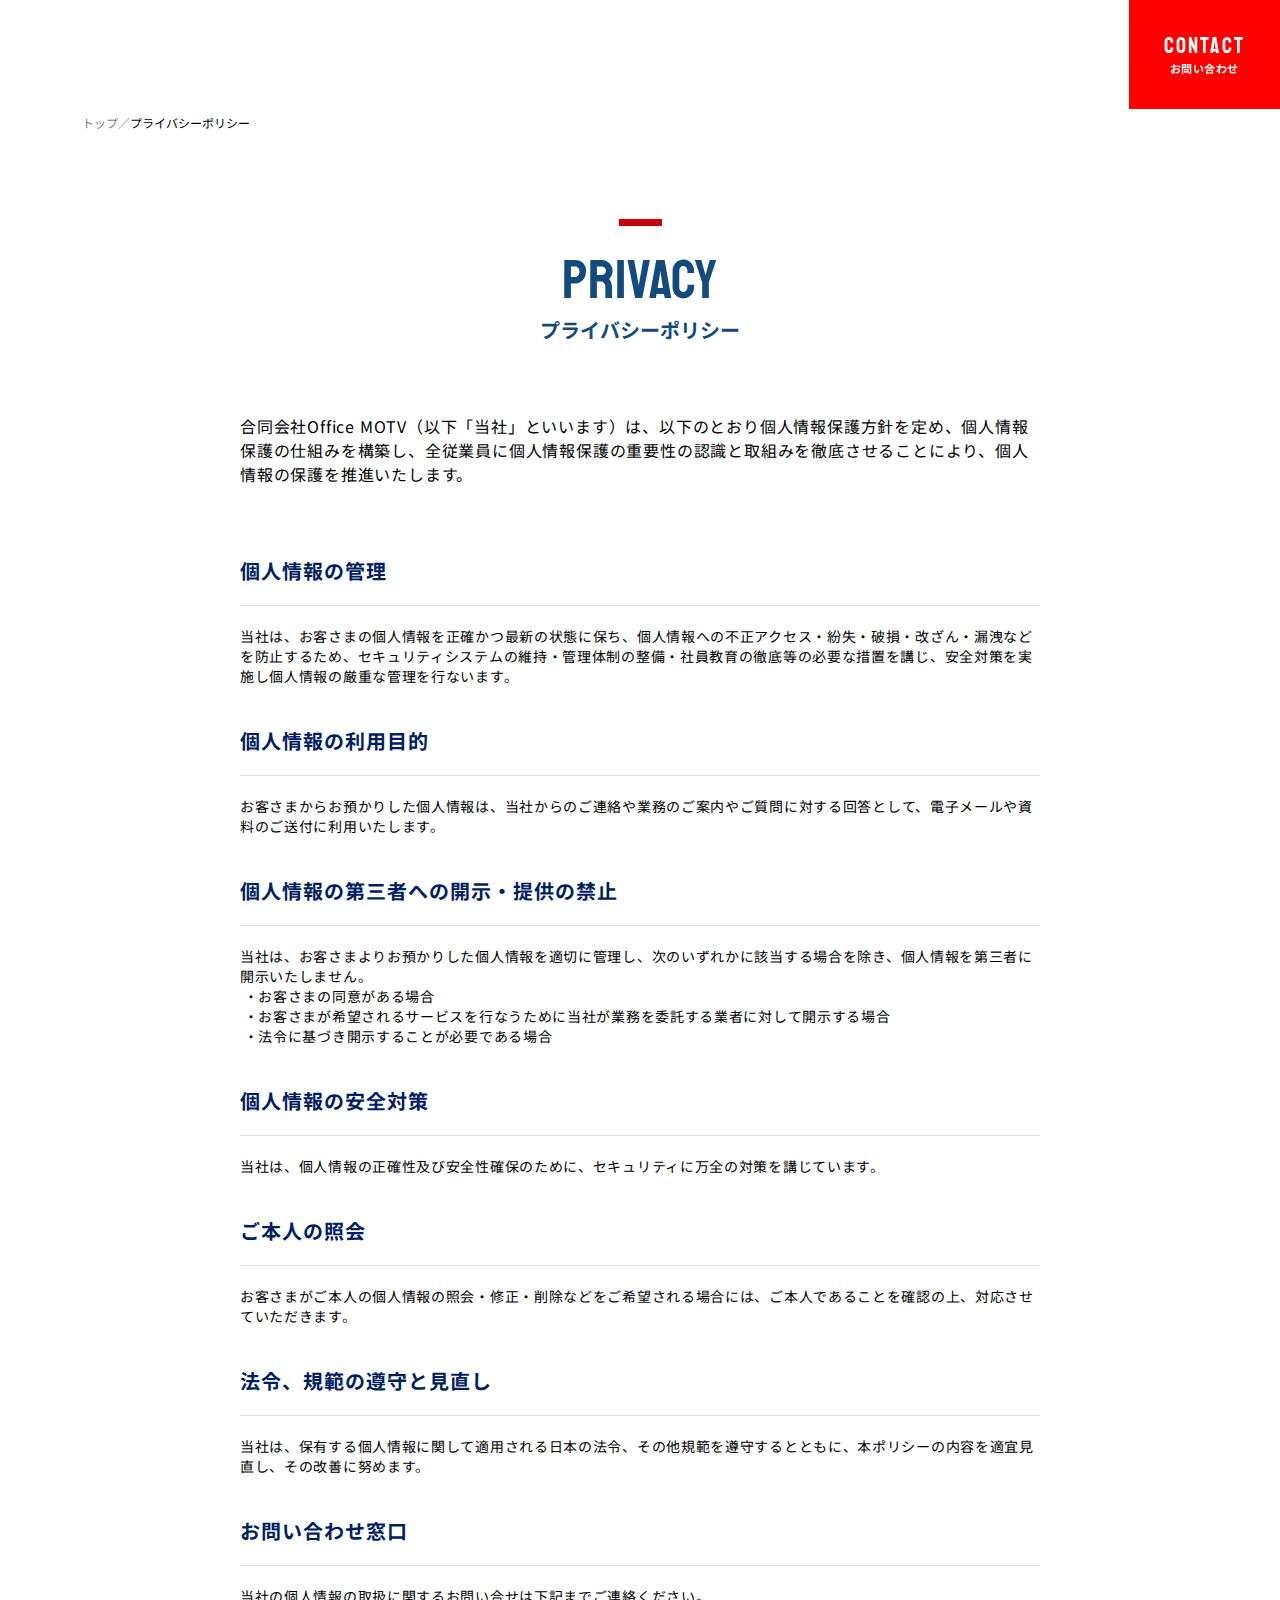
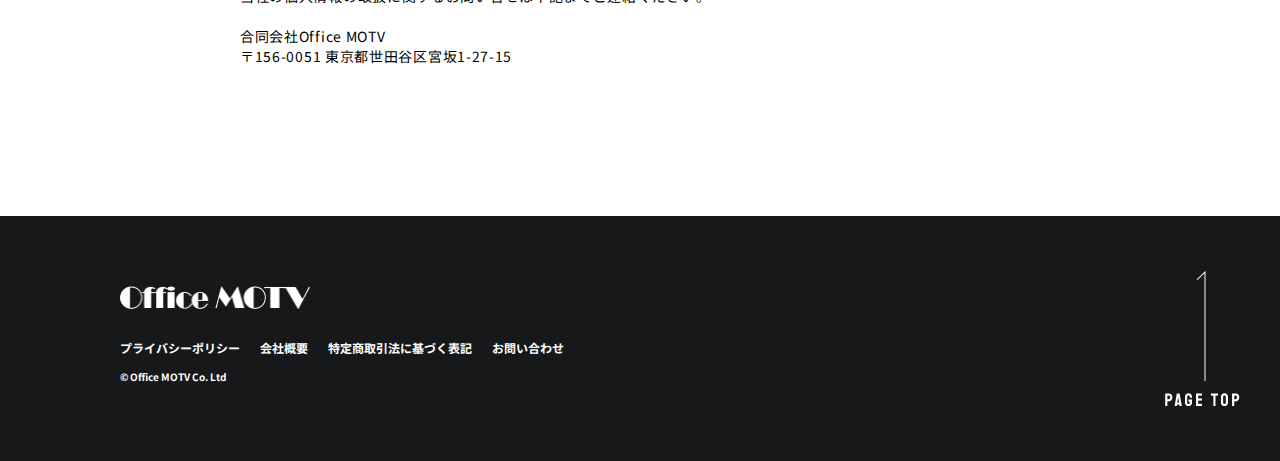
<file: privacy.html>
<!DOCTYPE html>
<html lang="en">

<head>
    <meta charset="UTF-8" />
    <meta http-equiv="X-UA-Compatible" content="IE=edge" />
    <meta name="viewport" content="width=device-width, initial-scale=1.0" />
    <title>Office MOTV</title>
    <link rel="stylesheet" href="./libs/bootstrap-5.0.2-dist/css/bootstrap.min.css" />
    <link href="./libs/aos/aos.css" rel="stylesheet" />
    <link rel="stylesheet" href="./libs/owlcarousel/assets/owl.carousel.min.css" />
    <link rel="stylesheet" href="./libs/owlcarousel/assets/owl.theme.default.min.css" />
    <link rel="stylesheet" href="./libs/swiper/swiper-bundle.min.css" />
    <link rel="stylesheet" href="./css/main.css" />
</head>

<body>
    <div class="offcanvas offcanvas-start" id="menu-mobile">
        <div class="offcanvas-header">
            <button type="button" data-bs-dismiss="offcanvas">
                <svg xmlns="http://www.w3.org/2000/svg" width="37" height="43" viewBox="0 0 37 43" fill="none">
                    <path d="M1 11L36.5 32" stroke="white" />
                    <path d="M36.7183 11.3781L0.781726 31.622" stroke="white" />
                </svg>
            </button>
        </div>
        <div class="offcanvas-body">
            <ul class="navbar-nav">
                <li class="menu-item">
                    <a class="nav-link" href="#">Springsについて</a>
                </li>
                <li class="menu-item">
                    <a class="nav-link" href="#">サービス内容</a>
                </li>
                <li class="menu-item">
                    <a class="nav-link" href="#">会社概要</a>
                </li>
                <li class="menu-item">
                    <a class="nav-link" href="#">チーム</a>
                </li>
            </ul>
        </div>
    </div>

    <div class="wrapper">
        <!-- Header -->
        <header id="header">
            <div class="box-header">
                <nav class="navbar navbar-expand-lg navbar-dark">
                    <a class="navbar-brand" href="#">
                        <img src="./imgs/logo.png" alt="Avatar Logo" class="logo" />
                    </a>
                    <div class="collapse navbar-collapse justify-content-end" id="collapsibleNavbar">
                        <ul class="navbar-nav">
                            <li class="menu-item">
                                <a class="nav-link" href="#">COMPANY<span>会社概要</span></a>
                            </li>
                            <li class="menu-item">
                                <a class="nav-link" href="#">PRODUCTS<span>取扱商品</span></a>
                            </li>
                            <li class="menu-item">
                                <a class="nav-link" href="#">WORKS<span>制作実績</span></a>
                            </li>
                            <li class="menu-item">
                                <a class="nav-link red" href="#">CONTACT<span>お問い合わせ</span></a>
                            </li>
                        </ul>
                    </div>
                </nav>
            </div>
        </header>

        <div class="container">
            <!-- breadcrumb -->
            <section id="breadcrumb">
                <ol class="breadcrumb">
                    <li class="breadcrumb-item"><a href="#">トップ</a></li>
                    <li class="breadcrumb-item active" aria-current="page">プライバシーポリシー</li>
                </ol>
            </section>

            <!-- privacy -->
            <section id="privacy">
                <div class="box">
                    <div class="box-title">
                        <div class="line"></div>
                        <h3 class="title">PRIVACY</h3>
                        <div class="desc">プライバシーポリシー</div>
                    </div>
                </div>

                <p class="introduce">
                    合同会社Office
                    MOTV（以下「当社」といいます）は、以下のとおり個人情報保護方針を定め、個人情報保護の仕組みを構築し、全従業員に個人情報保護の重要性の認識と取組みを徹底させることにより、個人情報の保護を推進いたします。
                </p>

                <div class="privacy_list">
                    <div class="privacy_list_item">
                        <h6 class="privacy_list_item-title">個人情報の管理</h6>

                        <p class="privacy_list_item-content">
                            当社は、お客さまの個人情報を正確かつ最新の状態に保ち、個人情報への不正アクセス・紛失・破損・改ざん・漏洩などを防止するため、セキュリティシステムの維持・管理体制の整備・社員教育の徹底等の必要な措置を講じ、安全対策を実施し個人情報の厳重な管理を行ないます。
                        </p>
                    </div>

                    <div class="privacy_list_item">
                        <h6 class="privacy_list_item-title">個人情報の利用目的</h6>

                        <p class="privacy_list_item-content">
                            お客さまからお預かりした個人情報は、当社からのご連絡や業務のご案内やご質問に対する回答として、電子メールや資料のご送付に利用いたします。</p>
                    </div>

                    <div class="privacy_list_item">
                        <h6 class="privacy_list_item-title">個人情報の第三者への開示・提供の禁止</h6>

                        <p class="privacy_list_item-content">
                            当社は、お客さまよりお預かりした個人情報を適切に管理し、次のいずれかに該当する場合を除き、個人情報を第三者に開示いたしません。<br> ・お客さまの同意がある場合<br> ・お客さまが希望されるサービスを行なうために当社が業務を委託する業者に対して開示する場合<br> ・法令に基づき開示することが必要である場合
                        </p>
                    </div>

                    <div class="privacy_list_item">
                        <h6 class="privacy_list_item-title">個人情報の安全対策</h6>

                        <p class="privacy_list_item-content">当社は、個人情報の正確性及び安全性確保のために、セキュリティに万全の対策を講じています。</p>
                    </div>

                    <div class="privacy_list_item">
                        <h6 class="privacy_list_item-title">ご本人の照会</h6>

                        <p class="privacy_list_item-content">
                            お客さまがご本人の個人情報の照会・修正・削除などをご希望される場合には、ご本人であることを確認の上、対応させていただきます。</p>
                    </div>

                    <div class="privacy_list_item">
                        <h6 class="privacy_list_item-title">法令、規範の遵守と見直し</h6>

                        <p class="privacy_list_item-content">
                            当社は、保有する個人情報に関して適用される日本の法令、その他規範を遵守するとともに、本ポリシーの内容を適宜見直し、その改善に努めます。</p>
                    </div>

                    <div class="privacy_list_item">
                        <h6 class="privacy_list_item-title">お問い合わせ窓口</h6>

                        <p class="privacy_list_item-content">当社の個人情報の取扱に関するお問い合せは下記までご連絡ください。<br>
                            <br>
                            合同会社Office MOTV  <br>〒156-0051 東京都世田谷区宮坂1-27-15
                        </p>
                    </div>
                </div>

            </section>
        </div>

        <!-- Footer -->
        <footer id="footer">
            <div class="footer__box">
                <img src="./imgs/logo.png" alt="" class="footer__box-img">
                <ul class="footer__box-nav">
                    <li><a href="#">プライバシーポリシー</a></li>
                    <li><a href="#">会社概要</a></li>
                    <li><a href="#">特定商取引法に基づく表記</a></li>
                    <li><a href="#">お問い合わせ</a></li>
                </ul>
                <p class="footer__box-copyright">© Office MOTV Co. Ltd</p>
            </div>

            <div class="footer__top">
                <a href="#"><img src="./imgs/top.png" alt=""></a>
            </div>
        </footer>
    </div>

    <script src="./libs/jquery-3.5.1.min.js"></script>
    <script src="./libs/bootstrap-5.0.2-dist/js/bootstrap.min.js"></script>
    <script src="./libs/aos/aos.js"></script>
    <script src="./libs/owlcarousel/owl.carousel.min.js"></script>
    <script src="./libs/swiper/swiper-bundle.min.js"></script>
    <script src="./js/main.js"></script>
    <script>
        AOS.init();
    </script>
</body>

</html>
</file>
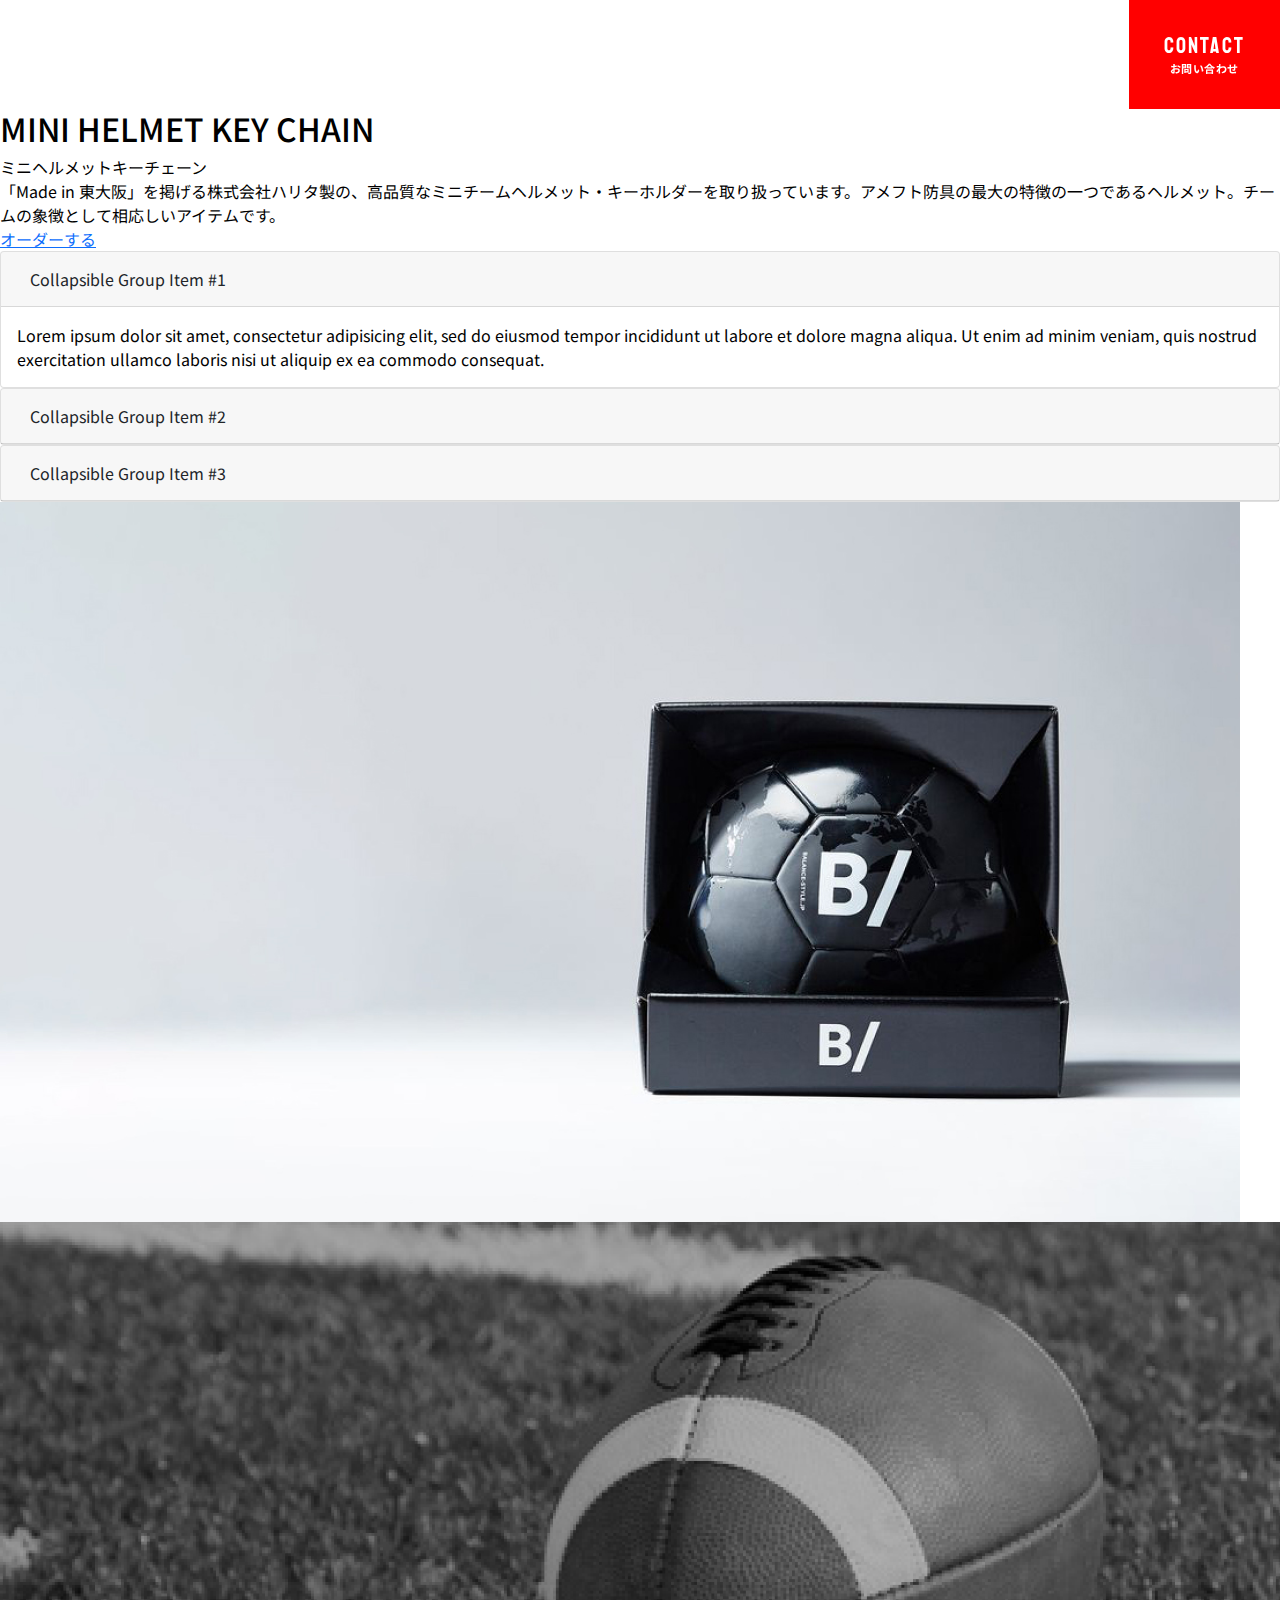
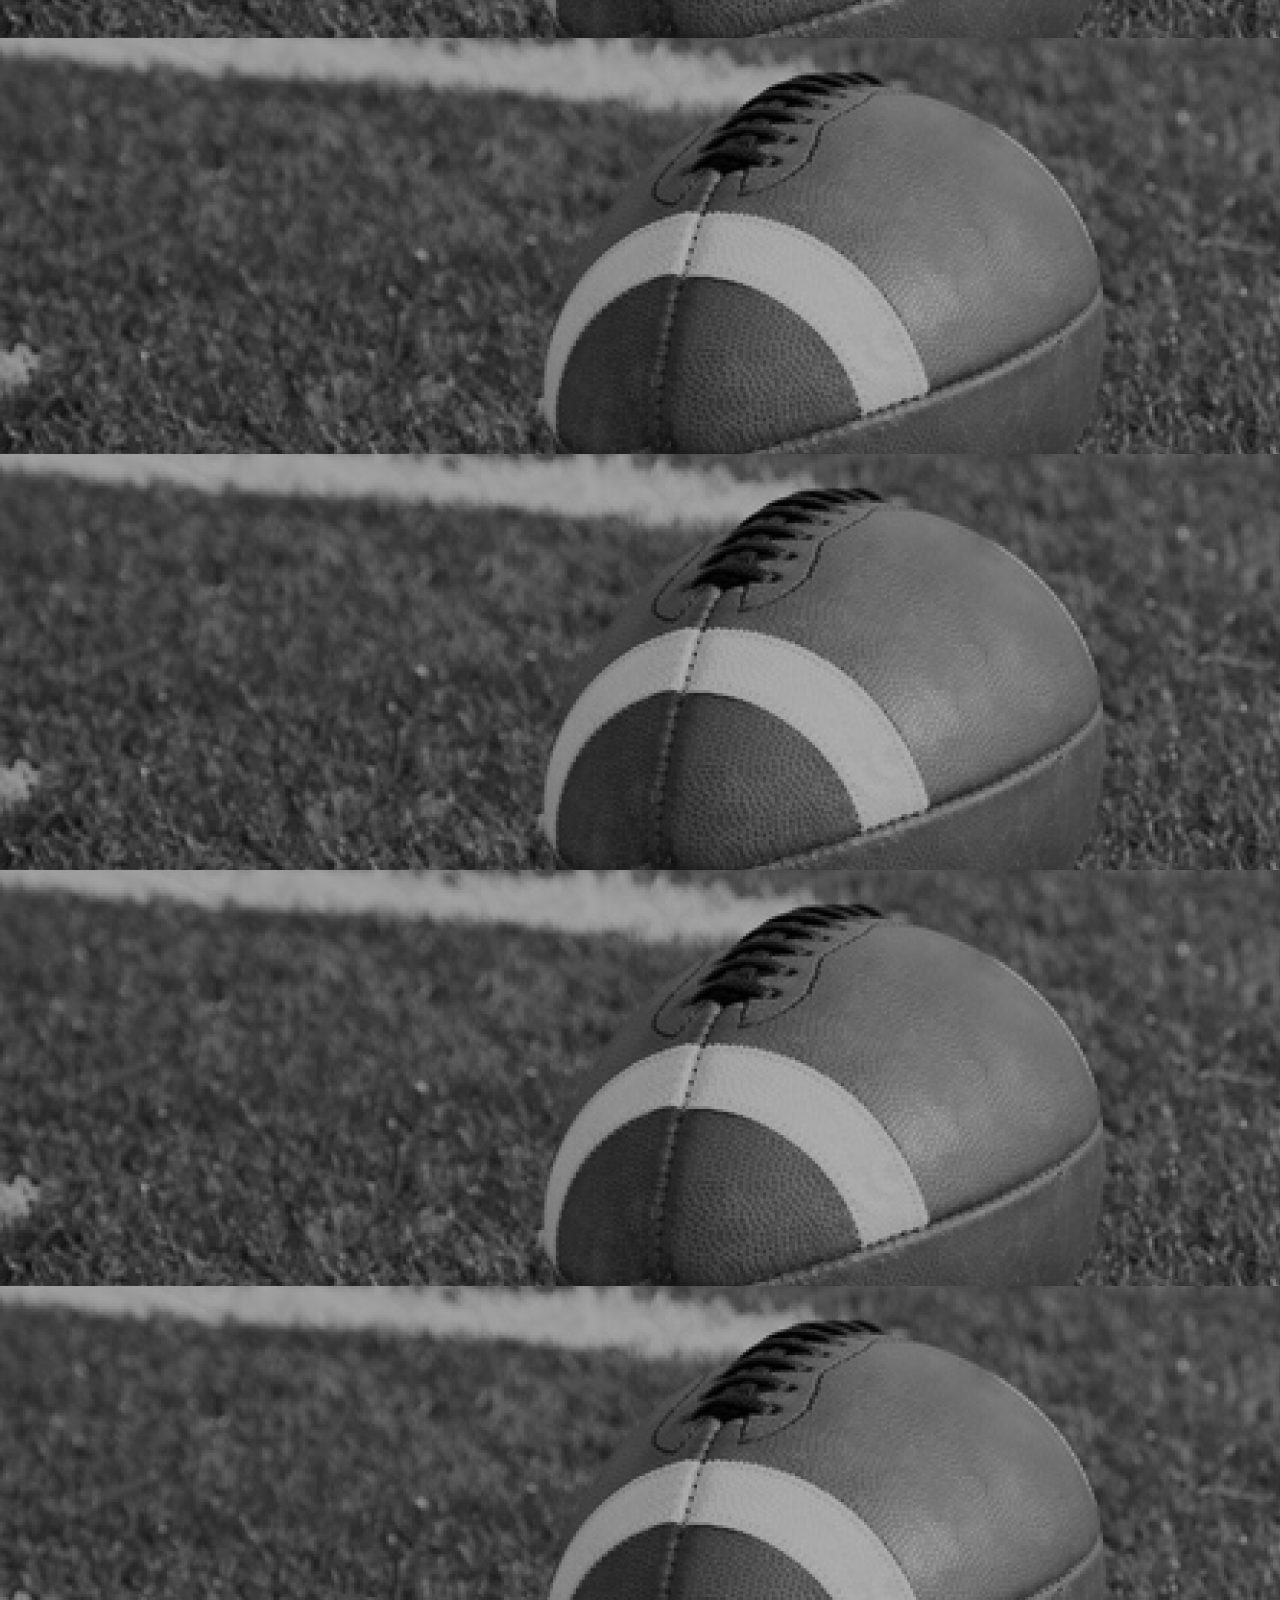
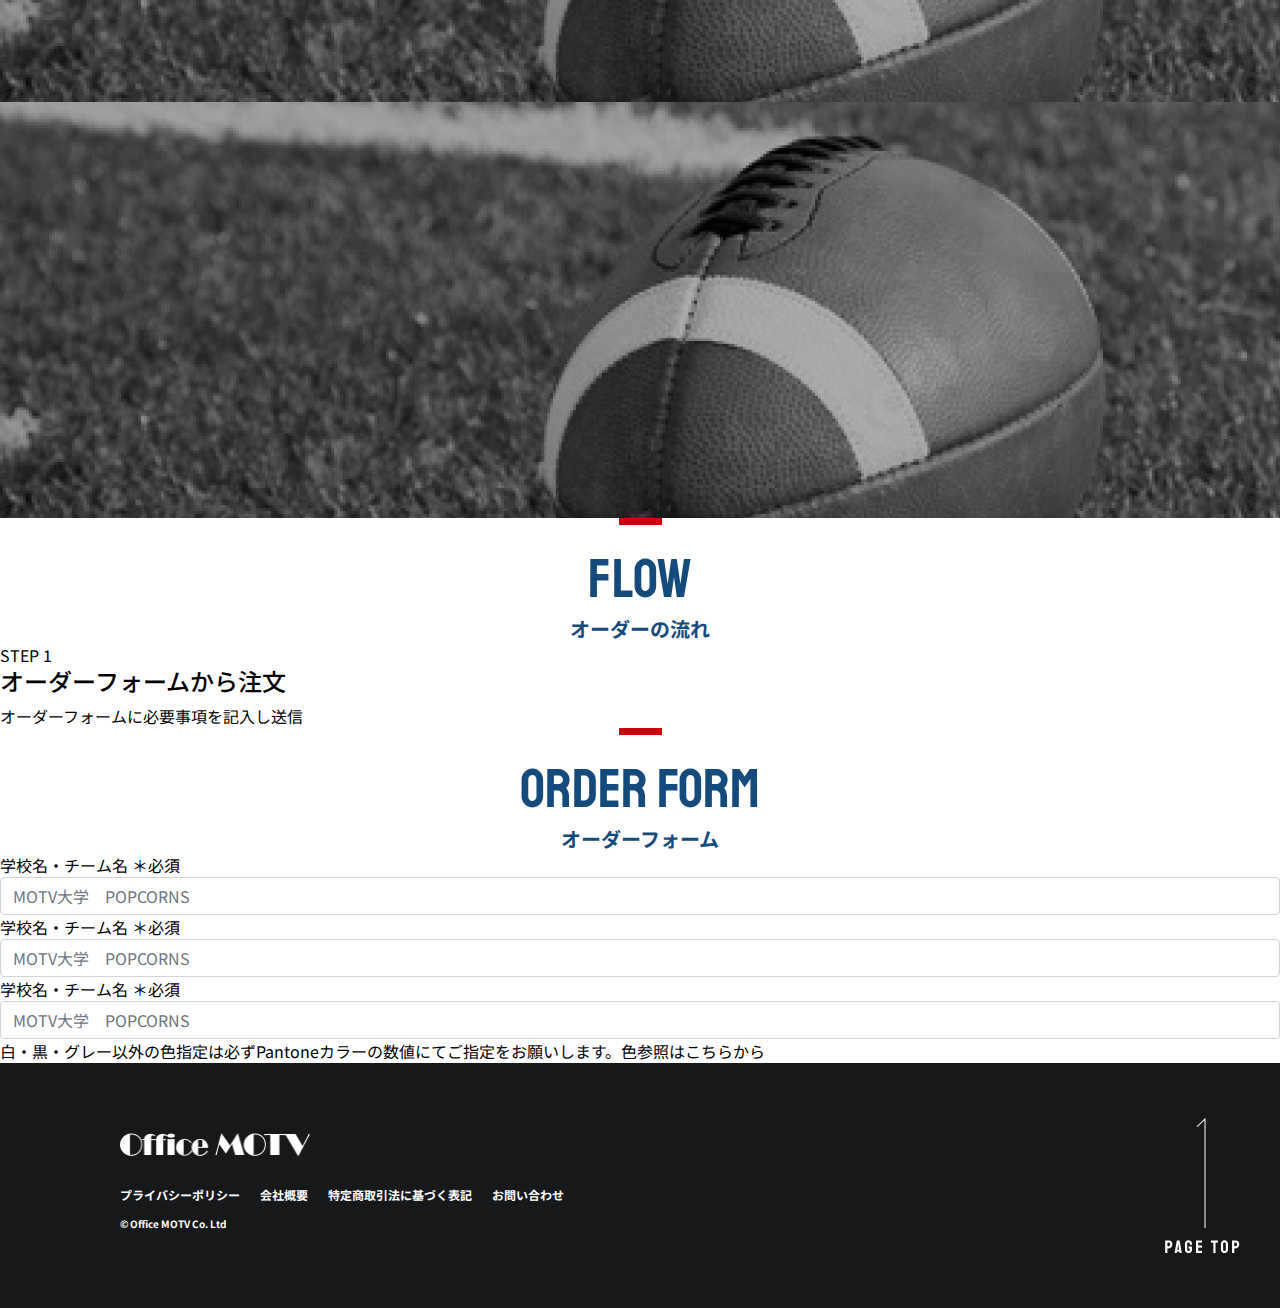
<file: product.html>
<!DOCTYPE html>
<html lang="en">

<head>
    <meta charset="UTF-8" />
    <meta http-equiv="X-UA-Compatible" content="IE=edge" />
    <meta name="viewport" content="width=device-width, initial-scale=1.0" />
    <title>Office MOTV</title>
    <link rel="stylesheet" href="./libs/bootstrap-5.0.2-dist/css/bootstrap.min.css" />
    <link href="./libs/aos/aos.css" rel="stylesheet" />
    <link rel="stylesheet" href="./libs/owlcarousel/assets/owl.carousel.min.css" />
    <link rel="stylesheet" href="./libs/owlcarousel/assets/owl.theme.default.min.css" />
    <link rel="stylesheet" href="./css/main.css" />
</head>

<body>
    <div class="offcanvas offcanvas-start" id="menu-mobile">
        <div class="offcanvas-header">
            <button type="button" data-bs-dismiss="offcanvas">
                <svg xmlns="http://www.w3.org/2000/svg" width="37" height="43" viewBox="0 0 37 43" fill="none">
                    <path d="M1 11L36.5 32" stroke="white" />
                    <path d="M36.7183 11.3781L0.781726 31.622" stroke="white" />
                </svg>
            </button>
        </div>
        <div class="offcanvas-body">
            <ul class="navbar-nav">
                <li class="menu-item">
                    <a class="nav-link" href="#">Springsについて</a>
                </li>
                <li class="menu-item">
                    <a class="nav-link" href="#">サービス内容</a>
                </li>
                <li class="menu-item">
                    <a class="nav-link" href="#">会社概要</a>
                </li>
                <li class="menu-item">
                    <a class="nav-link" href="#">チーム</a>
                </li>
            </ul>
        </div>
    </div>

    <div class="wrapper">
        <!-- Header -->
        <header id="header">
            <div class="box-header">
                <nav class="navbar navbar-expand-lg navbar-dark">
                    <a class="navbar-brand" href="#">
                        <img src="./imgs/logo.png" alt="Avatar Logo" class="logo" />
                    </a>
                    <div class="collapse navbar-collapse justify-content-end" id="collapsibleNavbar">
                        <ul class="navbar-nav">
                            <li class="menu-item">
                                <a class="nav-link" href="#">COMPANY<span>会社概要</span></a>
                            </li>
                            <li class="menu-item">
                                <a class="nav-link" href="#">PRODUCTS<span>取扱商品</span></a>
                            </li>
                            <li class="menu-item">
                                <a class="nav-link" href="#">WORKS<span>制作実績</span></a>
                            </li>
                            <li class="menu-item">
                                <a class="nav-link red" href="#">CONTACT<span>お問い合わせ</span></a>
                            </li>
                        </ul>
                    </div>
                </nav>
            </div>
        </header>
    
        <!-- Page product -->
         <section id="page-product">
            <div class="box">
                <div class="product-intro">
                    <div class="child">
                        <div class="product-intro__title">
                            <h2 class="title">MINI HELMET
                                KEY CHAIN</h2>
                            <p class="desc">ミニヘルメットキーチェーン</p>
                            <p class="content">「Made in 東大阪」を掲げる株式会社ハリタ製の、高品質なミニチームヘルメット・キーホルダーを取り扱っています。アメフト防具の最大の特徴の一つであるヘルメット。チームの象徴として相応しいアイテムです。</p>
                        </div>

                        <a href="#" class="product-intro__btn">オーダーする</a>

                        <div class="product-intro__toggle">
                            <div id="accordion">
                                <div class="card">
                                  <div class="card-header">
                                    <a class="btn" data-bs-toggle="collapse" href="#collapseOne">
                                      Collapsible Group Item #1
                                    </a>
                                  </div>
                                  <div id="collapseOne" class="collapse show" data-bs-parent="#accordion">
                                    <div class="card-body">
                                      Lorem ipsum dolor sit amet, consectetur adipisicing elit, sed do eiusmod tempor incididunt ut labore et dolore magna aliqua. Ut enim ad minim veniam, quis nostrud exercitation ullamco laboris nisi ut aliquip ex ea commodo consequat.
                                    </div>
                                  </div>
                                </div>
                                <div class="card">
                                  <div class="card-header">
                                    <a class="collapsed btn" data-bs-toggle="collapse" href="#collapseTwo">
                                    Collapsible Group Item #2
                                  </a>
                                  </div>
                                  <div id="collapseTwo" class="collapse" data-bs-parent="#accordion">
                                    <div class="card-body">
                                      Lorem ipsum dolor sit amet, consectetur adipisicing elit, sed do eiusmod tempor incididunt ut labore et dolore magna aliqua. Ut enim ad minim veniam, quis nostrud exercitation ullamco laboris nisi ut aliquip ex ea commodo consequat.
                                    </div>
                                  </div>
                                </div>
                                <div class="card">
                                  <div class="card-header">
                                    <a class="collapsed btn" data-bs-toggle="collapse" href="#collapseThree">
                                      Collapsible Group Item #3
                                    </a>
                                  </div>
                                  <div id="collapseThree" class="collapse" data-bs-parent="#accordion">
                                    <div class="card-body">
                                      Lorem ipsum dolor sit amet, consectetur adipisicing elit, sed do eiusmod tempor incididunt ut labore et dolore magna aliqua. Ut enim ad minim veniam, quis nostrud exercitation ullamco laboris nisi ut aliquip ex ea commodo consequat.
                                    </div>
                                  </div>
                                </div>
                              </div>
                        </div>
                    </div>
                    <div class="child">
                        <div class="product-intro__img">
                            <img src="./imgs/img-1.png" alt="" class="product-intro__img-show">
                            <div class="product-intro__img-list">
                                <img src="./imgs/img-2.png" alt="" class="product-intro__img-item">
                                <img src="./imgs/img-2.png" alt="" class="product-intro__img-item">
                                <img src="./imgs/img-2.png" alt="" class="product-intro__img-item">
                                <img src="./imgs/img-2.png" alt="" class="product-intro__img-item">
                                <img src="./imgs/img-2.png" alt="" class="product-intro__img-item">
                                <img src="./imgs/img-2.png" alt="" class="product-intro__img-item">
                            </div>
                        </div>
                    </div>
                </div>

                <div class="product-flow">
                    <div class="box-title">
                        <div class="line"></div>
                        <h3 class="title">FLOW</h3>
                        <div class="desc">オーダーの流れ</div>
                    </div>

                    <div class="product-flow__list">
                        <div class="product-flow__item">
                            <div class="product-flow__item-child">
                                STEP 1
                            </div>
                            <div class="product-flow__item-child">
                                <h4 class="product-flow__item-child__title">オーダーフォームから注文</h4>
                                <p class="product-flow__item-child__desc">オーダーフォームに必要事項を記入し送信</p>
                            </div>
                        </div>
                    </div>
                </div>

                <div class="product-order-form">
                    <div class="box-title">
                        <div class="line"></div>
                        <h3 class="title">ORDER FORM</h3>
                        <div class="desc">オーダーフォーム</div>
                    </div>

                    <div class="product-order-form__1">
                        <div class="product-order-form__1-step"></div>
                        <div class="product-order-form__1-form">
                            <div class="product-order-form__1-form__box">
                                <div class="product-order-form__1-form__box-child">
                                    <div class="form-group">
                                        <label for="">学校名・チーム名  <span class="required">＊必須</span></label>
                                        <input type="text" class="form-control" placeholder="MOTV大学　POPCORNS">
                                    </div>

                                    <div class="row-group">
                                        <div class="form-group">
                                            <label for="">学校名・チーム名  <span class="required">＊必須</span></label>
                                            <input type="text" class="form-control" placeholder="MOTV大学　POPCORNS">
                                        </div>
                                        <div class="form-group">
                                            <label for="">学校名・チーム名  <span class="required">＊必須</span></label>
                                            <input type="text" class="form-control" placeholder="MOTV大学　POPCORNS">
                                        </div>
                                    </div>

                                    <div class="note">白・黒・グレー以外の色指定は必ずPantoneカラーの数値にてご指定をお願いします。色参照はこちらから</div>
                                </div>
                                <div class="product-order-form__1-form__box-child"></div>
                            </div>
                        </div>
                    </div>
                </div>
            </div>
         </section>
    
        <!-- Footer -->
        <footer id="footer">
            <div class="footer__box">
                <img src="./imgs/logo.png" alt="" class="footer__box-img">
                <ul class="footer__box-nav">
                    <li><a href="#">プライバシーポリシー</a></li>
                    <li><a href="#">会社概要</a></li>
                    <li><a href="#">特定商取引法に基づく表記</a></li>
                    <li><a href="#">お問い合わせ</a></li>
                </ul>
                <p class="footer__box-copyright">© Office MOTV Co. Ltd</p>
            </div>
    
            <div class="footer__top">
                <a href="#"><img src="./imgs/top.png" alt=""></a>
            </div>
        </footer>
    </div>

    <script src="./libs/jquery-3.5.1.min.js"></script>
    <script src="./libs/bootstrap-5.0.2-dist/js/bootstrap.min.js"></script>
    <script src="./libs/aos/aos.js"></script>
    <script src="./libs/owlcarousel/owl.carousel.min.js"></script>
    <script src="./js/main.js"></script>
    <script>
        AOS.init();
    </script>
</body>

</html>
</file>
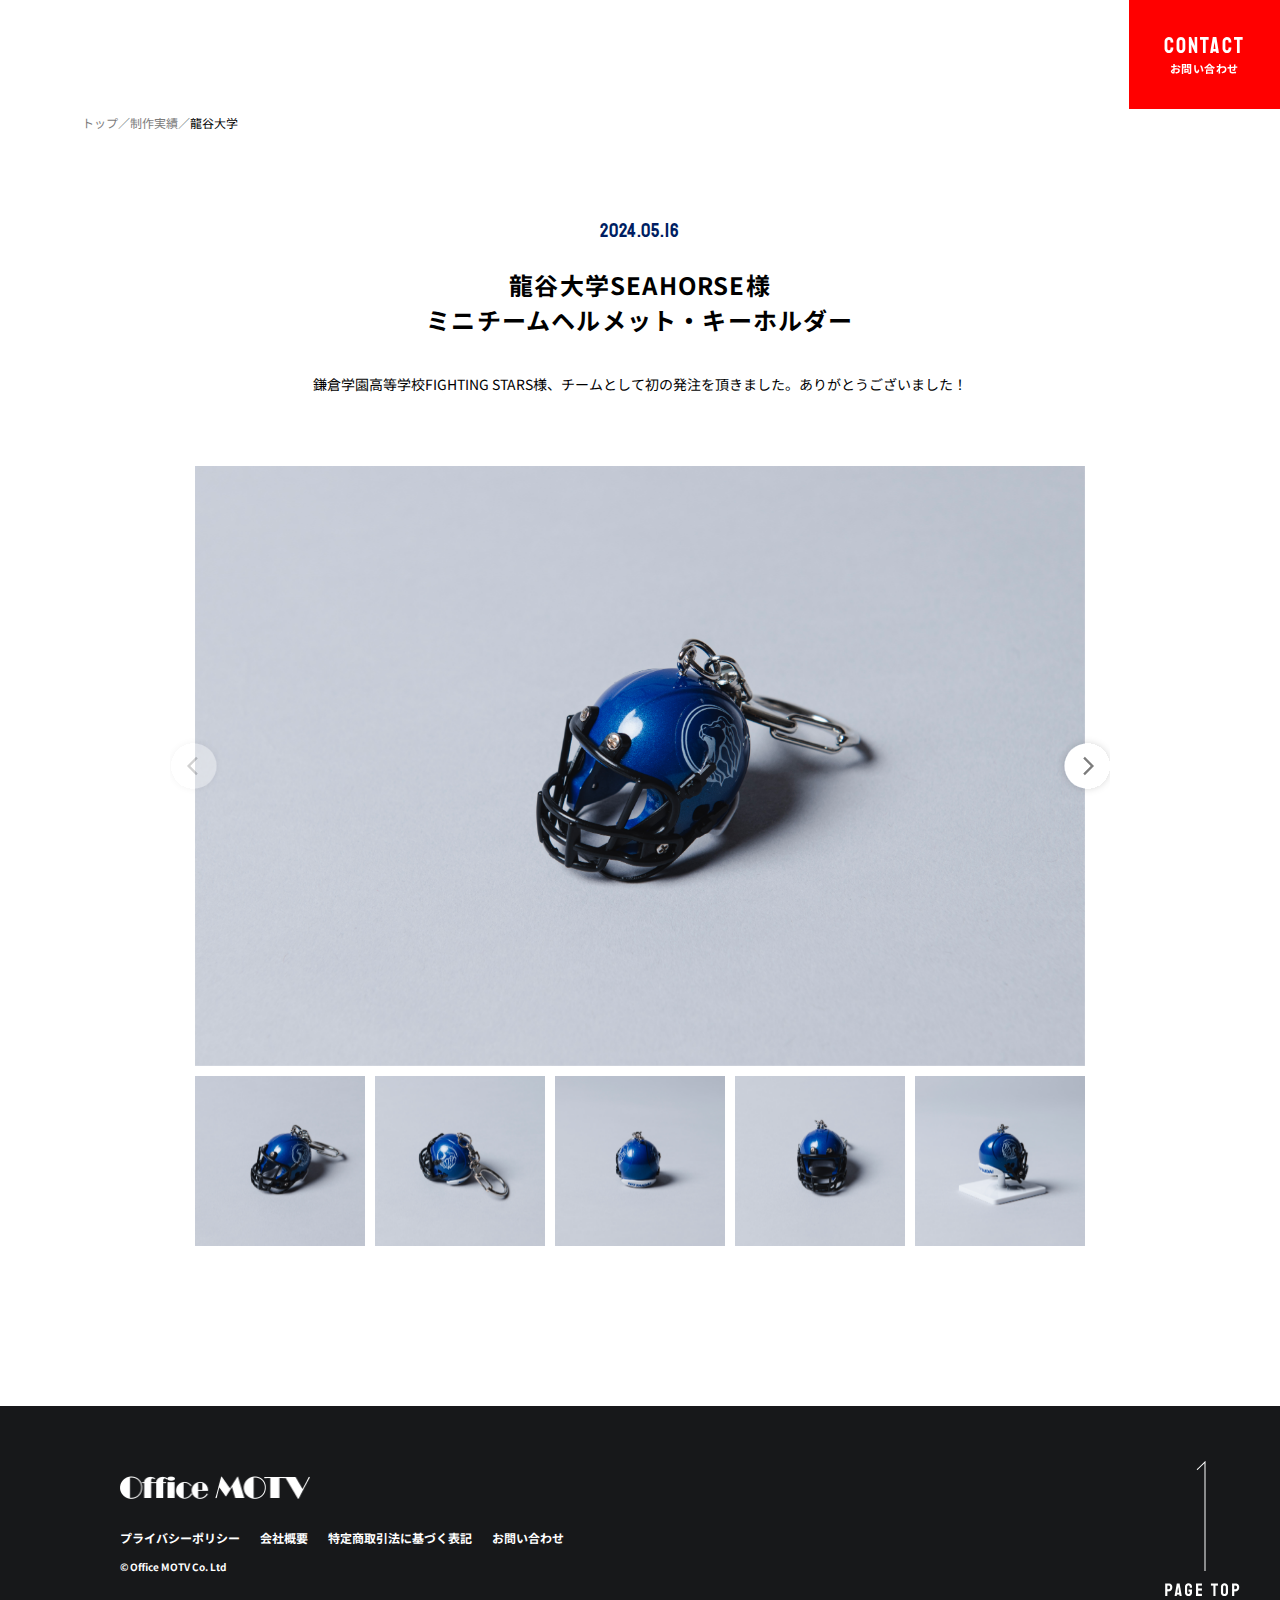
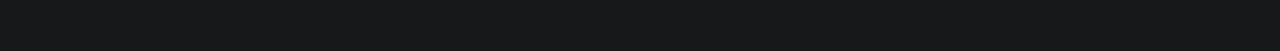
<file: work-detail.html>
<!DOCTYPE html>
<html lang="en">

<head>
    <meta charset="UTF-8" />
    <meta http-equiv="X-UA-Compatible" content="IE=edge" />
    <meta name="viewport" content="width=device-width, initial-scale=1.0" />
    <title>Office MOTV</title>
    <link rel="stylesheet" href="./libs/bootstrap-5.0.2-dist/css/bootstrap.min.css" />
    <link href="./libs/aos/aos.css" rel="stylesheet" />
    <link rel="stylesheet" href="./libs/owlcarousel/assets/owl.carousel.min.css" />
    <link rel="stylesheet" href="./libs/owlcarousel/assets/owl.theme.default.min.css" />
    <link rel="stylesheet" href="./libs/swiper/swiper-bundle.min.css" />
    <link rel="stylesheet" href="./css/main.css" />
</head>

<body>
    <div class="offcanvas offcanvas-start" id="menu-mobile">
        <div class="offcanvas-header">
            <button type="button" data-bs-dismiss="offcanvas">
                <svg xmlns="http://www.w3.org/2000/svg" width="37" height="43" viewBox="0 0 37 43" fill="none">
                    <path d="M1 11L36.5 32" stroke="white" />
                    <path d="M36.7183 11.3781L0.781726 31.622" stroke="white" />
                </svg>
            </button>
        </div>
        <div class="offcanvas-body">
            <ul class="navbar-nav">
                <li class="menu-item">
                    <a class="nav-link" href="#">Springsについて</a>
                </li>
                <li class="menu-item">
                    <a class="nav-link" href="#">サービス内容</a>
                </li>
                <li class="menu-item">
                    <a class="nav-link" href="#">会社概要</a>
                </li>
                <li class="menu-item">
                    <a class="nav-link" href="#">チーム</a>
                </li>
            </ul>
        </div>
    </div>

    <div class="wrapper">
        <!-- Header -->
        <header id="header">
            <div class="box-header">
                <nav class="navbar navbar-expand-lg navbar-dark">
                    <a class="navbar-brand" href="#">
                        <img src="./imgs/logo.png" alt="Avatar Logo" class="logo" />
                    </a>
                    <div class="collapse navbar-collapse justify-content-end" id="collapsibleNavbar">
                        <ul class="navbar-nav">
                            <li class="menu-item">
                                <a class="nav-link" href="#">COMPANY<span>会社概要</span></a>
                            </li>
                            <li class="menu-item">
                                <a class="nav-link" href="#">PRODUCTS<span>取扱商品</span></a>
                            </li>
                            <li class="menu-item">
                                <a class="nav-link" href="#">WORKS<span>制作実績</span></a>
                            </li>
                            <li class="menu-item">
                                <a class="nav-link red" href="#">CONTACT<span>お問い合わせ</span></a>
                            </li>
                        </ul>
                    </div>
                </nav>
            </div>
        </header>

        <div class="container">
            <!-- breadcrumb -->
            <section id="breadcrumb">
                <ol class="breadcrumb">
                    <li class="breadcrumb-item"><a href="#">トップ</a></li>
                    <li class="breadcrumb-item"><a href="#">制作実績</a></li>
                    <li class="breadcrumb-item active" aria-current="page">龍谷大学</li>
                </ol>
            </section>

            <!-- content -->
            <section id="content">
                <h6 class="date">2024.05.16</h6>
                <h4 class="title">龍谷大学SEAHORSE様
                    ミニチームヘルメット・キーホルダー</h4>
                <p class="description">鎌倉学園高等学校FIGHTING STARS様、チームとして初の発注を頂きました。ありがとうございました！</p>
            </section>

            <!-- image -->

            <section id="image">
                <div style="--swiper-navigation-color: #fff; --swiper-pagination-color: #fff" class="swiper img-product">
                    <div class="swiper-wrapper">
                        <div class="swiper-slide">
                            <img src="./imgs/product-img.jpg" />
                        </div>
                        <div class="swiper-slide">
                            <img src="./imgs/product-img-2.jpg" />
                        </div>
                        <div class="swiper-slide">
                            <img src="./imgs/product-img-3.jpg" />
                        </div>
                        <div class="swiper-slide">
                            <img src="./imgs/product-img-4.jpg" />
                        </div>
                        <div class="swiper-slide">
                            <img src="./imgs/product-img-5.jpg" />
                        </div>
                        <div class="swiper-slide">
                            <img src="./imgs/product-img.jpg" />
                        </div>
                        <div class="swiper-slide">
                            <img src="./imgs/product-img-2.jpg" />
                        </div>
                        <div class="swiper-slide">
                            <img src="./imgs/product-img-3.jpg" />
                        </div>
                        <div class="swiper-slide">
                            <img src="./imgs/product-img-4.jpg" />
                        </div>
                        <div class="swiper-slide">
                            <img src="./imgs/product-img-5.jpg" />
                        </div>
                    </div>
                    <div class="swiper-button-next"></div>
                    <div class="swiper-button-prev"></div>
                </div>
                <div thumbsSlider="" class="swiper img-product-thumb">
                    <div class="swiper-wrapper">
                        <div class="swiper-slide">
                            <img src="./imgs/product-img.jpg" />
                        </div>
                        <div class="swiper-slide">
                            <img src="./imgs/product-img-2.jpg" />
                        </div>
                        <div class="swiper-slide">
                            <img src="./imgs/product-img-3.jpg" />
                        </div>
                        <div class="swiper-slide">
                            <img src="./imgs/product-img-4.jpg" />
                        </div>
                        <div class="swiper-slide">
                            <img src="./imgs/product-img-5.jpg" />
                        </div>
                        <div class="swiper-slide">
                            <img src="./imgs/product-img.jpg" />
                        </div>
                        <div class="swiper-slide">
                            <img src="./imgs/product-img-2.jpg" />
                        </div>
                        <div class="swiper-slide">
                            <img src="./imgs/product-img-3.jpg" />
                        </div>
                        <div class="swiper-slide">
                            <img src="./imgs/product-img-4.jpg" />
                        </div>
                        <div class="swiper-slide">
                            <img src="./imgs/product-img-5.jpg" />
                        </div>
                    </div>
                </div>
            </section>
        </div>

        <!-- Footer -->
        <footer id="footer">
            <div class="footer__box">
                <img src="./imgs/logo.png" alt="" class="footer__box-img">
                <ul class="footer__box-nav">
                    <li><a href="#">プライバシーポリシー</a></li>
                    <li><a href="#">会社概要</a></li>
                    <li><a href="#">特定商取引法に基づく表記</a></li>
                    <li><a href="#">お問い合わせ</a></li>
                </ul>
                <p class="footer__box-copyright">© Office MOTV Co. Ltd</p>
            </div>

            <div class="footer__top">
                <a href="#"><img src="./imgs/top.png" alt=""></a>
            </div>
        </footer>
    </div>

    <script src="./libs/jquery-3.5.1.min.js"></script>
    <script src="./libs/bootstrap-5.0.2-dist/js/bootstrap.min.js"></script>
    <script src="./libs/aos/aos.js"></script>
    <script src="./libs/owlcarousel/owl.carousel.min.js"></script>
    <script src="./libs/swiper/swiper-bundle.min.js"></script>
    <script src="./js/main.js"></script>
    <script>
        AOS.init();
    </script>
</body>

</html>
</file>
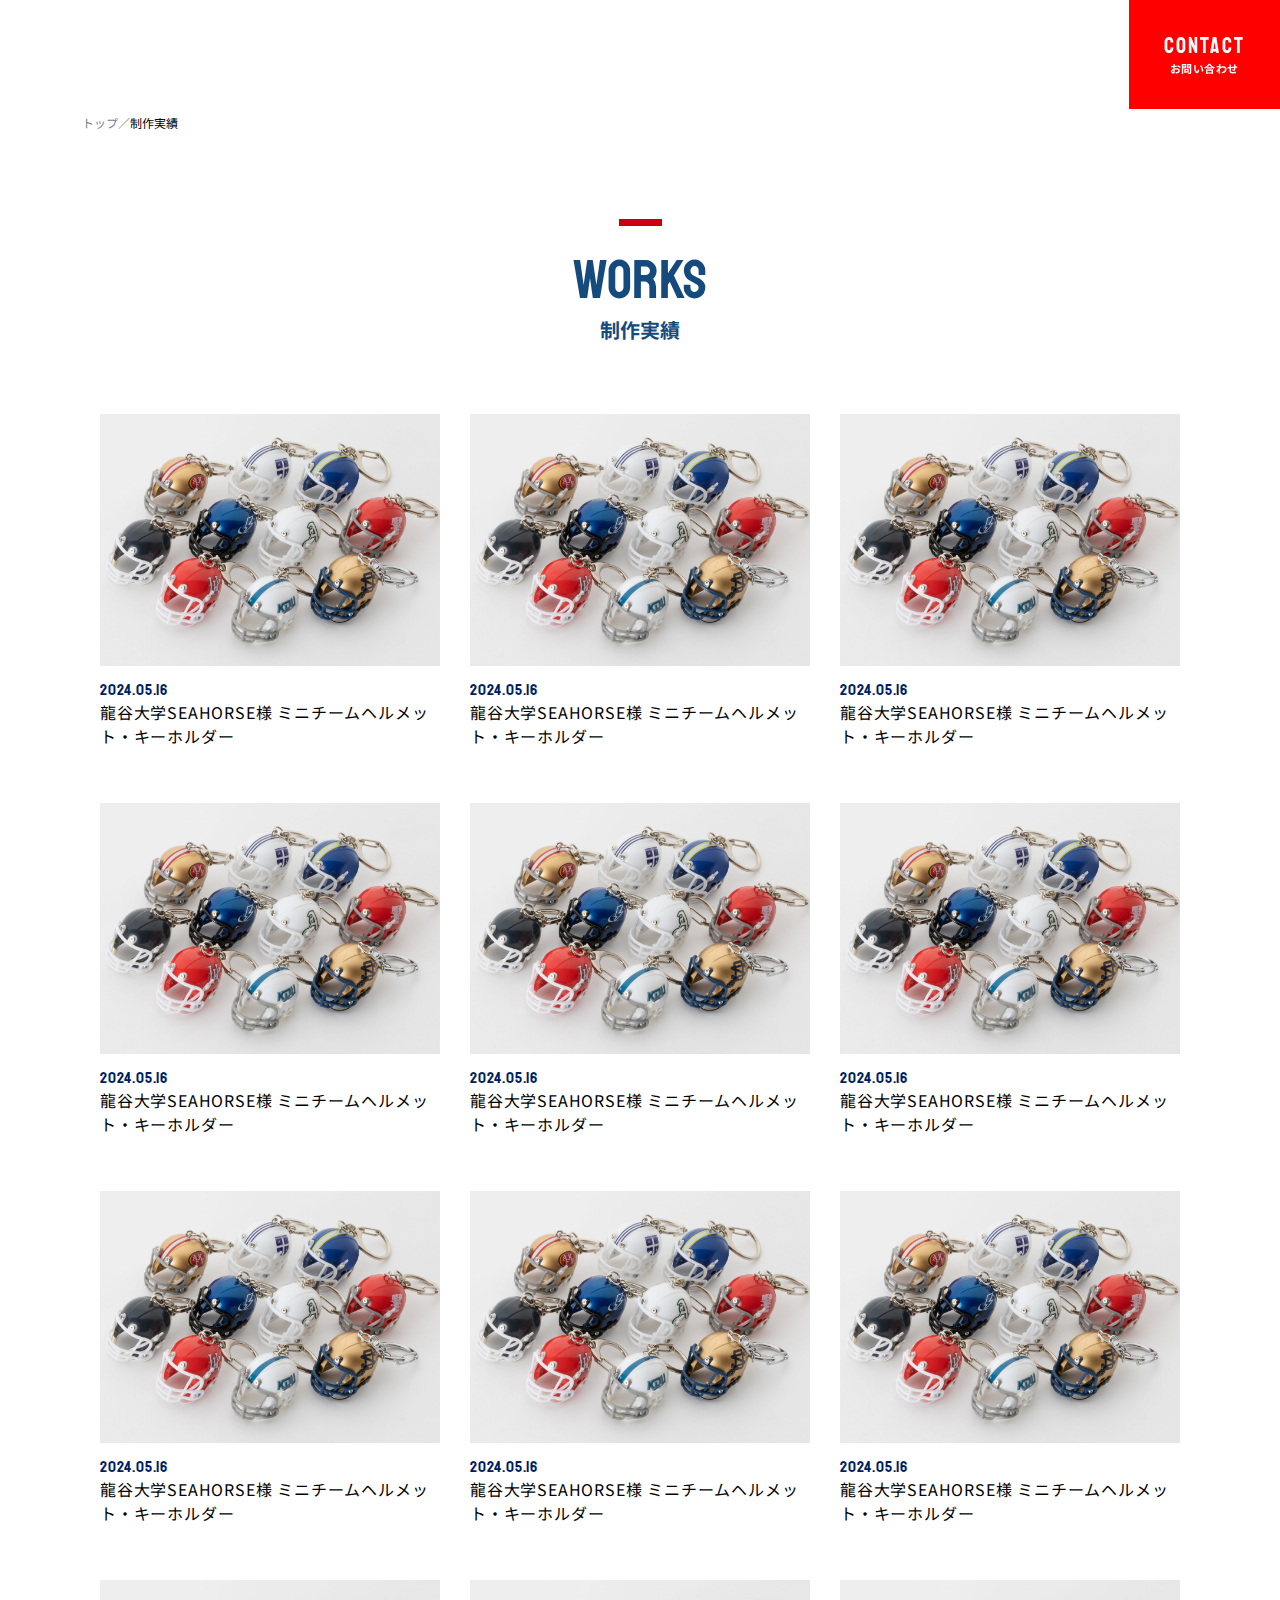
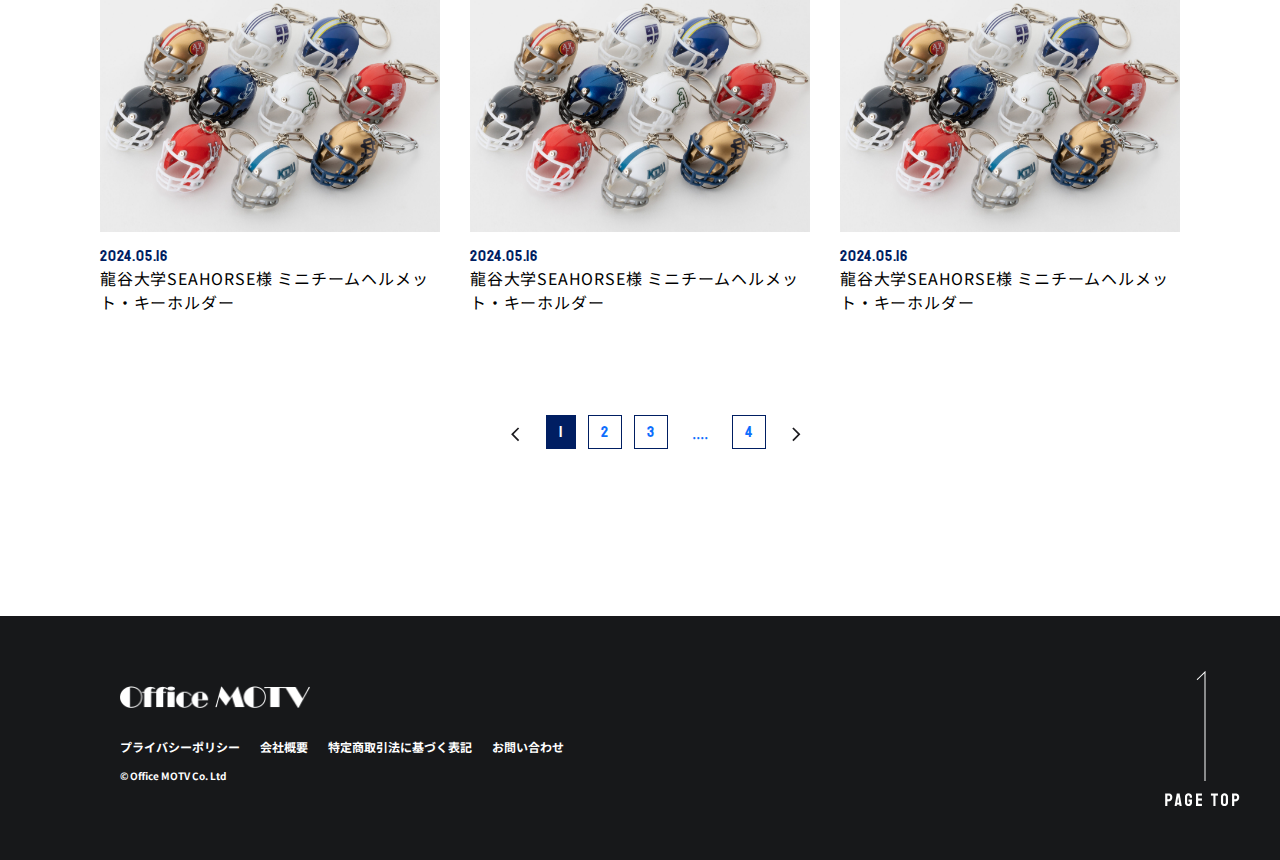
<file: works.html>
<!DOCTYPE html>
<html lang="en">

<head>
    <meta charset="UTF-8" />
    <meta http-equiv="X-UA-Compatible" content="IE=edge" />
    <meta name="viewport" content="width=device-width, initial-scale=1.0" />
    <title>Office MOTV</title>
    <link rel="stylesheet" href="./libs/bootstrap-5.0.2-dist/css/bootstrap.min.css" />
    <link href="./libs/aos/aos.css" rel="stylesheet" />
    <link rel="stylesheet" href="./libs/owlcarousel/assets/owl.carousel.min.css" />
    <link rel="stylesheet" href="./libs/owlcarousel/assets/owl.theme.default.min.css" />
    <link rel="stylesheet" href="./libs/swiper/swiper-bundle.min.css" />
    <link rel="stylesheet" href="./css/main.css" />
</head>

<body>
    <div class="offcanvas offcanvas-start" id="menu-mobile">
        <div class="offcanvas-header">
            <button type="button" data-bs-dismiss="offcanvas">
                <svg xmlns="http://www.w3.org/2000/svg" width="37" height="43" viewBox="0 0 37 43" fill="none">
                    <path d="M1 11L36.5 32" stroke="white" />
                    <path d="M36.7183 11.3781L0.781726 31.622" stroke="white" />
                </svg>
            </button>
        </div>
        <div class="offcanvas-body">
            <ul class="navbar-nav">
                <li class="menu-item">
                    <a class="nav-link" href="#">Springsについて</a>
                </li>
                <li class="menu-item">
                    <a class="nav-link" href="#">サービス内容</a>
                </li>
                <li class="menu-item">
                    <a class="nav-link" href="#">会社概要</a>
                </li>
                <li class="menu-item">
                    <a class="nav-link" href="#">チーム</a>
                </li>
            </ul>
        </div>
    </div>

    <div class="wrapper">
        <!-- Header -->
        <header id="header">
            <div class="box-header">
                <nav class="navbar navbar-expand-lg navbar-dark">
                    <a class="navbar-brand" href="#">
                        <img src="./imgs/logo.png" alt="Avatar Logo" class="logo" />
                    </a>
                    <div class="collapse navbar-collapse justify-content-end" id="collapsibleNavbar">
                        <ul class="navbar-nav">
                            <li class="menu-item">
                                <a class="nav-link" href="#">COMPANY<span>会社概要</span></a>
                            </li>
                            <li class="menu-item">
                                <a class="nav-link" href="#">PRODUCTS<span>取扱商品</span></a>
                            </li>
                            <li class="menu-item">
                                <a class="nav-link" href="#">WORKS<span>制作実績</span></a>
                            </li>
                            <li class="menu-item">
                                <a class="nav-link red" href="#">CONTACT<span>お問い合わせ</span></a>
                            </li>
                        </ul>
                    </div>
                </nav>
            </div>
        </header>

        <div class="container">
            <!-- breadcrumb -->
            <section id="breadcrumb">
                <ol class="breadcrumb">
                    <li class="breadcrumb-item"><a href="#">トップ</a></li>
                    <li class="breadcrumb-item active" aria-current="page">制作実績</li>
                </ol>
            </section>

            <!-- content -->
            <section id="works-screen">
                <div class="box">
                    <div class="box-title">
                        <div class="line"></div>
                        <h3 class="title">WORKS</h3>
                        <div class="desc">制作実績</div>
                    </div>
                </div>

                <div class="works_list">
                    <div class="works_list_item">
                        <div class="works_list_item-block-top">
                            <img class="works_list_item-img" src="./imgs//works-img.jpg" alt="">
                        </div>
                        <div class="works_list_item-block-bottom">
                            <h6 class="works_list_item-date">2024.05.16</h6>
                            <p class="works_list_item-content">龍谷大学SEAHORSE様
                            ミニチームヘルメット・キーホルダー</p>
                        </div>
                    </div>
                    
                    <div class="works_list_item">
                        <div class="works_list_item-block-top">
                            <img class="works_list_item-img" src="./imgs//works-img.jpg" alt="">
                        </div>
                        <div class="works_list_item-block-bottom">
                            <h6 class="works_list_item-date">2024.05.16</h6>
                            <p class="works_list_item-content">龍谷大学SEAHORSE様
                            ミニチームヘルメット・キーホルダー</p>
                        </div>
                    </div>

                    <div class="works_list_item">
                        <div class="works_list_item-block-top">
                            <img class="works_list_item-img" src="./imgs//works-img.jpg" alt="">
                        </div>
                        <div class="works_list_item-block-bottom">
                            <h6 class="works_list_item-date">2024.05.16</h6>
                            <p class="works_list_item-content">龍谷大学SEAHORSE様
                            ミニチームヘルメット・キーホルダー</p>
                        </div>
                    </div>

                    <div class="works_list_item">
                        <div class="works_list_item-block-top">
                            <img class="works_list_item-img" src="./imgs//works-img.jpg" alt="">
                        </div>
                        <div class="works_list_item-block-bottom">
                            <h6 class="works_list_item-date">2024.05.16</h6>
                            <p class="works_list_item-content">龍谷大学SEAHORSE様
                            ミニチームヘルメット・キーホルダー</p>
                        </div>
                    </div>

                    <div class="works_list_item">
                        <div class="works_list_item-block-top">
                            <img class="works_list_item-img" src="./imgs//works-img.jpg" alt="">
                        </div>
                        <div class="works_list_item-block-bottom">
                            <h6 class="works_list_item-date">2024.05.16</h6>
                            <p class="works_list_item-content">龍谷大学SEAHORSE様
                            ミニチームヘルメット・キーホルダー</p>
                        </div>
                    </div>

                    <div class="works_list_item">
                        <div class="works_list_item-block-top">
                            <img class="works_list_item-img" src="./imgs//works-img.jpg" alt="">
                        </div>
                        <div class="works_list_item-block-bottom">
                            <h6 class="works_list_item-date">2024.05.16</h6>
                            <p class="works_list_item-content">龍谷大学SEAHORSE様
                            ミニチームヘルメット・キーホルダー</p>
                        </div>
                    </div>

                    <div class="works_list_item">
                        <div class="works_list_item-block-top">
                            <img class="works_list_item-img" src="./imgs//works-img.jpg" alt="">
                        </div>
                        <div class="works_list_item-block-bottom">
                            <h6 class="works_list_item-date">2024.05.16</h6>
                            <p class="works_list_item-content">龍谷大学SEAHORSE様
                            ミニチームヘルメット・キーホルダー</p>
                        </div>
                    </div>

                    <div class="works_list_item">
                        <div class="works_list_item-block-top">
                            <img class="works_list_item-img" src="./imgs//works-img.jpg" alt="">
                        </div>
                        <div class="works_list_item-block-bottom">
                            <h6 class="works_list_item-date">2024.05.16</h6>
                            <p class="works_list_item-content">龍谷大学SEAHORSE様
                            ミニチームヘルメット・キーホルダー</p>
                        </div>
                    </div>

                    <div class="works_list_item">
                        <div class="works_list_item-block-top">
                            <img class="works_list_item-img" src="./imgs//works-img.jpg" alt="">
                        </div>
                        <div class="works_list_item-block-bottom">
                            <h6 class="works_list_item-date">2024.05.16</h6>
                            <p class="works_list_item-content">龍谷大学SEAHORSE様
                            ミニチームヘルメット・キーホルダー</p>
                        </div>
                    </div>
                
                    <div class="works_list_item">
                        <div class="works_list_item-block-top">
                            <img class="works_list_item-img" src="./imgs//works-img.jpg" alt="">
                        </div>
                        <div class="works_list_item-block-bottom">
                            <h6 class="works_list_item-date">2024.05.16</h6>
                            <p class="works_list_item-content">龍谷大学SEAHORSE様
                            ミニチームヘルメット・キーホルダー</p>
                        </div>
                    </div>

                    <div class="works_list_item">
                        <div class="works_list_item-block-top">
                            <img class="works_list_item-img" src="./imgs//works-img.jpg" alt="">
                        </div>
                        <div class="works_list_item-block-bottom">
                            <h6 class="works_list_item-date">2024.05.16</h6>
                            <p class="works_list_item-content">龍谷大学SEAHORSE様
                            ミニチームヘルメット・キーホルダー</p>
                        </div>
                    </div>

                    <div class="works_list_item">
                        <div class="works_list_item-block-top">
                            <img class="works_list_item-img" src="./imgs//works-img.jpg" alt="">
                        </div>
                        <div class="works_list_item-block-bottom">
                            <h6 class="works_list_item-date">2024.05.16</h6>
                            <p class="works_list_item-content">龍谷大学SEAHORSE様
                            ミニチームヘルメット・キーホルダー</p>
                        </div>
                    </div>
                </div>

                <div class="paging">
                    <nav>
                        <ul class="paging_page">
                            <li class="paging_page-pre">
                                <a href="#">
                                    <img src="./svg/pre-page.svg" alt="">
                                </a>
                            </li>
                            <li class="paging_page-item active">
                                <a class="page-link" href="#">1</a>
                            </li>
                            <li class="paging_page-item" aria-current="page">
                                <a class="page-link" href="#">2</a>
                            </li>
                            <li class="paging_page-item">
                                <a class="page-link" href="#">3</a>
                            </li>
                            <li class="paging_page-item-dot">
                                <a class="page-link" href="#">....</a>
                            </li>
                            <li class="paging_page-item">
                                <a class="page-link" href="#">4</a>
                            </li>
                            <li class="paging_page-next">
                                <a href="#">
                                    <img src="./svg/next-page.svg" alt="">
                                </a>
                            </li>
                        </ul>
                    </nav>
                </div>
                
            </section>
        </div>

        <!-- Footer -->
        <footer id="footer">
            <div class="footer__box">
                <img src="./imgs/logo.png" alt="" class="footer__box-img">
                <ul class="footer__box-nav">
                    <li><a href="#">プライバシーポリシー</a></li>
                    <li><a href="#">会社概要</a></li>
                    <li><a href="#">特定商取引法に基づく表記</a></li>
                    <li><a href="#">お問い合わせ</a></li>
                </ul>
                <p class="footer__box-copyright">© Office MOTV Co. Ltd</p>
            </div>

            <div class="footer__top">
                <a href="#"><img src="./imgs/top.png" alt=""></a>
            </div>
        </footer>
    </div>

    <script src="./libs/jquery-3.5.1.min.js"></script>
    <script src="./libs/bootstrap-5.0.2-dist/js/bootstrap.min.js"></script>
    <script src="./libs/aos/aos.js"></script>
    <script src="./libs/owlcarousel/owl.carousel.min.js"></script>
    <script src="./libs/swiper/swiper-bundle.min.js"></script>
    <script src="./js/main.js"></script>
    <script>
        AOS.init();
    </script>
</body>

</html>
</file>
<file: css/main.css>
@charset "UTF-8";
@import url("https://fonts.googleapis.com/css2?family=Staatliches&display=swap");
@import url("https://fonts.googleapis.com/css2?family=Noto+Sans+JP:wght@100..900&display=swap");
.pl-0 {
  padding-left: 0px;
}

.pr-0 {
  padding-right: 0px;
}

.pb-0 {
  padding-bottom: 0px;
}

.pt-0 {
  padding-top: 0px;
}

.ml-0 {
  margin-left: 0px;
}

.mr-0 {
  margin-right: 0px;
}

.mb-0 {
  margin-bottom: 0px;
}

.mt-0 {
  margin-top: 0px;
}

.fz-0 {
  font-size: 0px;
}

.pl-1 {
  padding-left: 1px;
}

.pr-1 {
  padding-right: 1px;
}

.pb-1 {
  padding-bottom: 1px;
}

.pt-1 {
  padding-top: 1px;
}

.ml-1 {
  margin-left: 1px;
}

.mr-1 {
  margin-right: 1px;
}

.mb-1 {
  margin-bottom: 1px;
}

.mt-1 {
  margin-top: 1px;
}

.fz-1 {
  font-size: 1px;
}

.pl-2 {
  padding-left: 2px;
}

.pr-2 {
  padding-right: 2px;
}

.pb-2 {
  padding-bottom: 2px;
}

.pt-2 {
  padding-top: 2px;
}

.ml-2 {
  margin-left: 2px;
}

.mr-2 {
  margin-right: 2px;
}

.mb-2 {
  margin-bottom: 2px;
}

.mt-2 {
  margin-top: 2px;
}

.fz-2 {
  font-size: 2px;
}

.pl-3 {
  padding-left: 3px;
}

.pr-3 {
  padding-right: 3px;
}

.pb-3 {
  padding-bottom: 3px;
}

.pt-3 {
  padding-top: 3px;
}

.ml-3 {
  margin-left: 3px;
}

.mr-3 {
  margin-right: 3px;
}

.mb-3 {
  margin-bottom: 3px;
}

.mt-3 {
  margin-top: 3px;
}

.fz-3 {
  font-size: 3px;
}

.pl-4 {
  padding-left: 4px;
}

.pr-4 {
  padding-right: 4px;
}

.pb-4 {
  padding-bottom: 4px;
}

.pt-4 {
  padding-top: 4px;
}

.ml-4 {
  margin-left: 4px;
}

.mr-4 {
  margin-right: 4px;
}

.mb-4 {
  margin-bottom: 4px;
}

.mt-4 {
  margin-top: 4px;
}

.fz-4 {
  font-size: 4px;
}

.pl-5 {
  padding-left: 5px;
}

.pr-5 {
  padding-right: 5px;
}

.pb-5 {
  padding-bottom: 5px;
}

.pt-5 {
  padding-top: 5px;
}

.ml-5 {
  margin-left: 5px;
}

.mr-5 {
  margin-right: 5px;
}

.mb-5 {
  margin-bottom: 5px;
}

.mt-5 {
  margin-top: 5px;
}

.fz-5 {
  font-size: 5px;
}

.pl-6 {
  padding-left: 6px;
}

.pr-6 {
  padding-right: 6px;
}

.pb-6 {
  padding-bottom: 6px;
}

.pt-6 {
  padding-top: 6px;
}

.ml-6 {
  margin-left: 6px;
}

.mr-6 {
  margin-right: 6px;
}

.mb-6 {
  margin-bottom: 6px;
}

.mt-6 {
  margin-top: 6px;
}

.fz-6 {
  font-size: 6px;
}

.pl-7 {
  padding-left: 7px;
}

.pr-7 {
  padding-right: 7px;
}

.pb-7 {
  padding-bottom: 7px;
}

.pt-7 {
  padding-top: 7px;
}

.ml-7 {
  margin-left: 7px;
}

.mr-7 {
  margin-right: 7px;
}

.mb-7 {
  margin-bottom: 7px;
}

.mt-7 {
  margin-top: 7px;
}

.fz-7 {
  font-size: 7px;
}

.pl-8 {
  padding-left: 8px;
}

.pr-8 {
  padding-right: 8px;
}

.pb-8 {
  padding-bottom: 8px;
}

.pt-8 {
  padding-top: 8px;
}

.ml-8 {
  margin-left: 8px;
}

.mr-8 {
  margin-right: 8px;
}

.mb-8 {
  margin-bottom: 8px;
}

.mt-8 {
  margin-top: 8px;
}

.fz-8 {
  font-size: 8px;
}

.pl-9 {
  padding-left: 9px;
}

.pr-9 {
  padding-right: 9px;
}

.pb-9 {
  padding-bottom: 9px;
}

.pt-9 {
  padding-top: 9px;
}

.ml-9 {
  margin-left: 9px;
}

.mr-9 {
  margin-right: 9px;
}

.mb-9 {
  margin-bottom: 9px;
}

.mt-9 {
  margin-top: 9px;
}

.fz-9 {
  font-size: 9px;
}

.pl-10 {
  padding-left: 10px;
}

.pr-10 {
  padding-right: 10px;
}

.pb-10 {
  padding-bottom: 10px;
}

.pt-10 {
  padding-top: 10px;
}

.ml-10 {
  margin-left: 10px;
}

.mr-10 {
  margin-right: 10px;
}

.mb-10 {
  margin-bottom: 10px;
}

.mt-10 {
  margin-top: 10px;
}

.fz-10 {
  font-size: 10px;
}

.pl-11 {
  padding-left: 11px;
}

.pr-11 {
  padding-right: 11px;
}

.pb-11 {
  padding-bottom: 11px;
}

.pt-11 {
  padding-top: 11px;
}

.ml-11 {
  margin-left: 11px;
}

.mr-11 {
  margin-right: 11px;
}

.mb-11 {
  margin-bottom: 11px;
}

.mt-11 {
  margin-top: 11px;
}

.fz-11 {
  font-size: 11px;
}

.pl-12 {
  padding-left: 12px;
}

.pr-12 {
  padding-right: 12px;
}

.pb-12 {
  padding-bottom: 12px;
}

.pt-12 {
  padding-top: 12px;
}

.ml-12 {
  margin-left: 12px;
}

.mr-12 {
  margin-right: 12px;
}

.mb-12 {
  margin-bottom: 12px;
}

.mt-12 {
  margin-top: 12px;
}

.fz-12 {
  font-size: 12px;
}

.pl-13 {
  padding-left: 13px;
}

.pr-13 {
  padding-right: 13px;
}

.pb-13 {
  padding-bottom: 13px;
}

.pt-13 {
  padding-top: 13px;
}

.ml-13 {
  margin-left: 13px;
}

.mr-13 {
  margin-right: 13px;
}

.mb-13 {
  margin-bottom: 13px;
}

.mt-13 {
  margin-top: 13px;
}

.fz-13 {
  font-size: 13px;
}

.pl-14 {
  padding-left: 14px;
}

.pr-14 {
  padding-right: 14px;
}

.pb-14 {
  padding-bottom: 14px;
}

.pt-14 {
  padding-top: 14px;
}

.ml-14 {
  margin-left: 14px;
}

.mr-14 {
  margin-right: 14px;
}

.mb-14 {
  margin-bottom: 14px;
}

.mt-14 {
  margin-top: 14px;
}

.fz-14 {
  font-size: 14px;
}

.pl-15 {
  padding-left: 15px;
}

.pr-15 {
  padding-right: 15px;
}

.pb-15 {
  padding-bottom: 15px;
}

.pt-15 {
  padding-top: 15px;
}

.ml-15 {
  margin-left: 15px;
}

.mr-15 {
  margin-right: 15px;
}

.mb-15 {
  margin-bottom: 15px;
}

.mt-15 {
  margin-top: 15px;
}

.fz-15 {
  font-size: 15px;
}

.pl-16 {
  padding-left: 16px;
}

.pr-16 {
  padding-right: 16px;
}

.pb-16 {
  padding-bottom: 16px;
}

.pt-16 {
  padding-top: 16px;
}

.ml-16 {
  margin-left: 16px;
}

.mr-16 {
  margin-right: 16px;
}

.mb-16 {
  margin-bottom: 16px;
}

.mt-16 {
  margin-top: 16px;
}

.fz-16 {
  font-size: 16px;
}

.pl-17 {
  padding-left: 17px;
}

.pr-17 {
  padding-right: 17px;
}

.pb-17 {
  padding-bottom: 17px;
}

.pt-17 {
  padding-top: 17px;
}

.ml-17 {
  margin-left: 17px;
}

.mr-17 {
  margin-right: 17px;
}

.mb-17 {
  margin-bottom: 17px;
}

.mt-17 {
  margin-top: 17px;
}

.fz-17 {
  font-size: 17px;
}

.pl-18 {
  padding-left: 18px;
}

.pr-18 {
  padding-right: 18px;
}

.pb-18 {
  padding-bottom: 18px;
}

.pt-18 {
  padding-top: 18px;
}

.ml-18 {
  margin-left: 18px;
}

.mr-18 {
  margin-right: 18px;
}

.mb-18 {
  margin-bottom: 18px;
}

.mt-18 {
  margin-top: 18px;
}

.fz-18 {
  font-size: 18px;
}

.pl-19 {
  padding-left: 19px;
}

.pr-19 {
  padding-right: 19px;
}

.pb-19 {
  padding-bottom: 19px;
}

.pt-19 {
  padding-top: 19px;
}

.ml-19 {
  margin-left: 19px;
}

.mr-19 {
  margin-right: 19px;
}

.mb-19 {
  margin-bottom: 19px;
}

.mt-19 {
  margin-top: 19px;
}

.fz-19 {
  font-size: 19px;
}

.pl-20 {
  padding-left: 20px;
}

.pr-20 {
  padding-right: 20px;
}

.pb-20 {
  padding-bottom: 20px;
}

.pt-20 {
  padding-top: 20px;
}

.ml-20 {
  margin-left: 20px;
}

.mr-20 {
  margin-right: 20px;
}

.mb-20 {
  margin-bottom: 20px;
}

.mt-20 {
  margin-top: 20px;
}

.fz-20 {
  font-size: 20px;
}

.pl-21 {
  padding-left: 21px;
}

.pr-21 {
  padding-right: 21px;
}

.pb-21 {
  padding-bottom: 21px;
}

.pt-21 {
  padding-top: 21px;
}

.ml-21 {
  margin-left: 21px;
}

.mr-21 {
  margin-right: 21px;
}

.mb-21 {
  margin-bottom: 21px;
}

.mt-21 {
  margin-top: 21px;
}

.fz-21 {
  font-size: 21px;
}

.pl-22 {
  padding-left: 22px;
}

.pr-22 {
  padding-right: 22px;
}

.pb-22 {
  padding-bottom: 22px;
}

.pt-22 {
  padding-top: 22px;
}

.ml-22 {
  margin-left: 22px;
}

.mr-22 {
  margin-right: 22px;
}

.mb-22 {
  margin-bottom: 22px;
}

.mt-22 {
  margin-top: 22px;
}

.fz-22 {
  font-size: 22px;
}

.pl-23 {
  padding-left: 23px;
}

.pr-23 {
  padding-right: 23px;
}

.pb-23 {
  padding-bottom: 23px;
}

.pt-23 {
  padding-top: 23px;
}

.ml-23 {
  margin-left: 23px;
}

.mr-23 {
  margin-right: 23px;
}

.mb-23 {
  margin-bottom: 23px;
}

.mt-23 {
  margin-top: 23px;
}

.fz-23 {
  font-size: 23px;
}

.pl-24 {
  padding-left: 24px;
}

.pr-24 {
  padding-right: 24px;
}

.pb-24 {
  padding-bottom: 24px;
}

.pt-24 {
  padding-top: 24px;
}

.ml-24 {
  margin-left: 24px;
}

.mr-24 {
  margin-right: 24px;
}

.mb-24 {
  margin-bottom: 24px;
}

.mt-24 {
  margin-top: 24px;
}

.fz-24 {
  font-size: 24px;
}

.pl-25 {
  padding-left: 25px;
}

.pr-25 {
  padding-right: 25px;
}

.pb-25 {
  padding-bottom: 25px;
}

.pt-25 {
  padding-top: 25px;
}

.ml-25 {
  margin-left: 25px;
}

.mr-25 {
  margin-right: 25px;
}

.mb-25 {
  margin-bottom: 25px;
}

.mt-25 {
  margin-top: 25px;
}

.fz-25 {
  font-size: 25px;
}

.pl-26 {
  padding-left: 26px;
}

.pr-26 {
  padding-right: 26px;
}

.pb-26 {
  padding-bottom: 26px;
}

.pt-26 {
  padding-top: 26px;
}

.ml-26 {
  margin-left: 26px;
}

.mr-26 {
  margin-right: 26px;
}

.mb-26 {
  margin-bottom: 26px;
}

.mt-26 {
  margin-top: 26px;
}

.fz-26 {
  font-size: 26px;
}

.pl-27 {
  padding-left: 27px;
}

.pr-27 {
  padding-right: 27px;
}

.pb-27 {
  padding-bottom: 27px;
}

.pt-27 {
  padding-top: 27px;
}

.ml-27 {
  margin-left: 27px;
}

.mr-27 {
  margin-right: 27px;
}

.mb-27 {
  margin-bottom: 27px;
}

.mt-27 {
  margin-top: 27px;
}

.fz-27 {
  font-size: 27px;
}

.pl-28 {
  padding-left: 28px;
}

.pr-28 {
  padding-right: 28px;
}

.pb-28 {
  padding-bottom: 28px;
}

.pt-28 {
  padding-top: 28px;
}

.ml-28 {
  margin-left: 28px;
}

.mr-28 {
  margin-right: 28px;
}

.mb-28 {
  margin-bottom: 28px;
}

.mt-28 {
  margin-top: 28px;
}

.fz-28 {
  font-size: 28px;
}

.pl-29 {
  padding-left: 29px;
}

.pr-29 {
  padding-right: 29px;
}

.pb-29 {
  padding-bottom: 29px;
}

.pt-29 {
  padding-top: 29px;
}

.ml-29 {
  margin-left: 29px;
}

.mr-29 {
  margin-right: 29px;
}

.mb-29 {
  margin-bottom: 29px;
}

.mt-29 {
  margin-top: 29px;
}

.fz-29 {
  font-size: 29px;
}

.pl-30 {
  padding-left: 30px;
}

.pr-30 {
  padding-right: 30px;
}

.pb-30 {
  padding-bottom: 30px;
}

.pt-30 {
  padding-top: 30px;
}

.ml-30 {
  margin-left: 30px;
}

.mr-30 {
  margin-right: 30px;
}

.mb-30 {
  margin-bottom: 30px;
}

.mt-30 {
  margin-top: 30px;
}

.fz-30 {
  font-size: 30px;
}

.fw-100 {
  font-weight: 100;
}

.fw-200 {
  font-weight: 200;
}

.fw-300 {
  font-weight: 300;
}

.fw-400 {
  font-weight: 400;
}

.fw-500 {
  font-weight: 500;
}

.fw-600 {
  font-weight: 600;
}

.fw-700 {
  font-weight: 700;
}

.fw-800 {
  font-weight: 800;
}

.fw-900 {
  font-weight: 900;
}

:root {
  --c-red: #CA000C;
  --c-red-2: #E80411;
  --c-main: #333;
  --c-text: #000;
  --c-gray: #7C7C7C;
  --c-gray-2: #17181A;
  --c-gray-3: #DEDDDD;
  --c-white: #fff;
  --c-white-2: #f6f6f6;
  --c-blue: #154A7C;
  --c-orange: #FE905A;
  --c-yellow: #E7B504;
}

html {
  box-sizing: border-box;
}

*,
*:before,
*:after {
  box-sizing: inherit;
}

* {
  margin: 0;
  padding: 0;
}

p {
  margin-bottom: 0;
}

body {
  margin: 0;
  padding: 0;
}

html,
body {
  font-size: 16px;
  color: var(--c-text);
  background-color: var(--c-white);
  font-family: "Noto Sans JP", sans-serif;
}

.wrapper {
  max-width: 1440px;
  margin: 0 auto;
}

.container-c {
  max-width: 1000px;
  margin: 0 auto;
}
@media (max-width: 1000.98px) {
  .container-c {
    padding: 0 20px;
  }
}

.title-base {
  font-weight: 700;
  font-size: 28px;
}

p {
  margin-bottom: 0;
}

.white-space {
  white-space: pre-line;
}

.ele-container-c {
  padding: 0;
}
.ele-container-c .ele-title .elementor-heading-title {
  height: 60px;
  display: flex;
  align-items: center;
  justify-content: center;
  width: 100%;
}

.td-none {
  color: var(--c-main);
  text-decoration: none;
}

.base-btn {
  border-radius: 300px;
  border: 1px solid var(--c-blue);
  background: var(--c-white);
  color: var(--c-blue);
  font-size: 14px;
  font-weight: 400;
  width: 236px;
  height: 54px;
  text-decoration: none;
  display: flex;
  align-items: center;
  justify-content: center;
  justify-content: space-between;
  padding-left: 29px;
  padding-right: 22px;
  transition: all 0.3s ease-in-out;
}
@media screen and (max-width: 768px) {
  .base-btn {
    width: 100%;
    height: 70px;
    padding-left: 37px;
    font-size: 16px;
  }
}
.base-btn:hover {
  color: var(--c-white);
  background-color: var(--c-blue);
}
.base-btn:hover svg path {
  fill: var(--c-white);
}

.box-title {
  text-align: center;
}
.box-title .line {
  width: 43px;
  height: 7px;
  background-color: var(--c-red);
  margin: 0 auto 20px;
}
.box-title .title {
  font-family: "Staatliches", sans-serif;
  font-weight: 400;
  font-size: 55px;
  line-height: 69px;
  letter-spacing: 0.15px;
  color: var(--c-blue);
  text-align: center;
  margin-bottom: 0;
}
.box-title .desc {
  font-family: "Noto Sans JP", sans-serif;
  font-weight: bold;
  font-size: 20px;
  line-height: 29px;
  letter-spacing: 0.05px;
  color: var(--c-blue);
}

.img {
  overflow: hidden;
}
.img img {
  transition: all 1s ease-in-out;
}
.img img:hover {
  transform: scale(1.1);
}
.img img {
  width: 100%;
  height: 100%;
  object-fit: cover;
}

.owl-link {
  text-decoration: none;
  color: inherit;
}
.owl-link:focus {
  color: inherit !important;
}

.animation_box {
  opacity: 0;
  transform: translateX(-20px);
  transition: 3s ease;
}

.error-404 {
  padding: 20vh 0;
}
.error-404 .page-header {
  text-align: center;
}
.error-404 .page-header .page-title {
  font-size: 60px;
  font-weight: bold;
}
.error-404 .page-header .text {
  margin-bottom: 8px;
  font-size: 20px;
}
.error-404 .page-header .desc a {
  color: var(--c-main);
  font-weight: bold;
}
@media (max-width: 767.98px) {
  .error-404 .page-header {
    width: calc(100% - 40px);
  }
}

.toggle-custom {
  width: 41px;
  height: 22px;
  position: fixed;
  transform: rotate(0deg);
  transition: 0.5s ease-in-out;
  cursor: pointer;
  z-index: 9999;
  top: 35px;
  right: 13px;
}
@media (max-width: 767.98px) {
  .toggle-custom {
    top: 22px;
  }
}
.toggle-custom span {
  display: block;
  position: absolute;
  height: 1px;
  width: 100%;
  background: var(--c-text);
  border-radius: 2px;
  opacity: 1;
  left: 0;
  transform: rotate(0deg);
  transition: 0.25s ease-in-out;
}
.toggle-custom.open span {
  background-color: var(--c-white);
}
.toggle-custom.open span:nth-child(1) {
  transform: rotate(30deg);
  top: 0px;
  left: 1px;
}
.toggle-custom.open span:nth-child(2) {
  width: 0%;
  opacity: 0;
}
.toggle-custom.open span:nth-child(3) {
  transform: rotate(-30deg);
  top: 21px;
  left: 1px;
  width: 100%;
}

/* Icon 4 */
.toggle-custom span {
  transform-origin: left center;
}
.toggle-custom span:nth-child(1) {
  top: 0px;
}
.toggle-custom span:nth-child(2) {
  top: 11px;
}
.toggle-custom span:nth-child(3) {
  top: 22px;
  width: 26px;
}

#header {
  position: sticky;
  top: 0;
  left: 0;
  z-index: 9;
  padding: 0;
  height: 109px;
}
#header .box-header {
  width: 100%;
}
#header .navbar {
  padding: 0;
  flex-wrap: wrap;
}
#header .navbar .navbar-brand {
  padding: 0;
  margin-left: 46px;
  margin-right: 0;
}
#header .navbar .navbar-brand .logo {
  height: 21px;
}
#header .navbar .collapse .navbar-nav .menu-item:last-child .nav-link {
  background-color: red;
}
#header .navbar .collapse .navbar-nav .menu-item .nav-link {
  font-family: "Staatliches", sans-serif;
  font-weight: 400;
  font-size: 22px;
  line-height: 1;
  letter-spacing: 2.2px;
  color: var(--c-white);
  text-align: center;
  padding: 0;
  padding: 0 35px;
  display: inline-flex;
  height: 109px;
  align-items: center;
  justify-content: center;
  flex-direction: column;
}
#header .navbar .collapse .navbar-nav .menu-item .nav-link span {
  display: block;
  font-family: "Noto Sans JP", sans-serif;
  font-weight: bold;
  font-size: 11px;
  line-height: 1;
  letter-spacing: 0.55px;
  color: var(--c-white);
  margin-top: 6px;
}
#header .navbar .collapse .group-btn-header {
  margin-left: 62px;
}
#header .navbar .collapse .group-btn-header .dropdown .dropdown-toggle {
  text-align: right;
}
#header .navbar .collapse .group-btn-header .btn-reserve {
  display: flex;
  align-items: center;
  justify-content: center;
  text-decoration: none;
  width: 170px;
  height: 46px;
  border-radius: 30px;
  border: 2px solid var(--c-white);
  margin: 14px 0 12px;
}
#header .navbar .collapse .group-btn-header .tel {
  text-align: right;
}
@media (max-width: 767.98px) {
  #header {
    padding-left: 12px;
  }
  #header .navbar .navbar-brand {
    font-size: 6.66px;
    font-style: normal;
    line-height: 7.685px; /* 115.385% */
    letter-spacing: 0.799px;
  }
  #header .navbar .navbar-brand .logo {
    height: 26px;
    margin-right: 4px;
  }
  #header .navbar .navbar-right .nav-btn {
    display: none;
  }
}
.overlay {
  position: fixed;
  background: var(--c-blue);
  height: 100%;
  transition: transform 0.35s ease-in-out;
  overflow: hidden;
  z-index: 99;
  top: 0;
  right: 0;
  width: 647px;
  transform: translateX(100%);
}
.overlay .btn-contact {
  width: 250px;
  height: 78px;
  background-image: linear-gradient(90deg, #055068 10.05%, #0095c4 93.48%);
  transform: skewX(-20deg);
  color: var(--c-white);
  font-size: 23px;
  font-weight: 700;
  display: inline-flex;
  border: 1px solid var(--c-main);
  border: unset;
  border-radius: 0;
  line-height: 1;
  justify-content: center;
  align-items: center;
  transition: 0.3s all ease-in-out;
}
.overlay .btn-contact span {
  transform: skewX(20deg);
  padding-right: 30px;
}
.overlay .btn-contact:focus {
  box-shadow: unset;
}
.overlay.open {
  opacity: 1;
  visibility: visible;
  transform: translateX(0);
}
.overlay.open li {
  animation: fadeInRight 0.5s ease forwards;
  animation-delay: 0.35s;
}
.overlay.open .nav-bottom a {
  animation: fadeInRight 0.5s ease forwards;
  animation-delay: 0.35s;
}
.overlay nav {
  margin-top: 142px;
  font-size: 50px;
  font-weight: 400;
  margin-bottom: 30px;
}
.overlay nav .navbar-nav {
  list-style: none;
  padding: 0;
  margin: 0 auto;
  display: grid;
  grid-template-columns: repeat(2, 1fr);
  position: relative;
  padding-left: 107px;
}
.overlay nav .navbar-nav li {
  display: inline-flex;
  position: relative;
  opacity: 0;
  padding-bottom: 42px;
}
.overlay nav .navbar-nav li a {
  display: inline-block;
  position: relative;
  color: var(--c-white);
  text-decoration: none;
  overflow: hidden;
  font-size: 18px;
  font-weight: bold;
  padding: 0;
}
.overlay nav .navbar-nav li a:hover {
  text-decoration: none;
  color: var(--c-white);
}
.overlay nav .navbar-nav li a:hover:after, .overlay nav .navbar-nav li a:focus:after, .overlay nav .navbar-nav li a:active:after {
  width: 100%;
}
.overlay nav .navbar-nav li a::after {
  content: "";
  position: absolute;
  bottom: 0;
  left: 0;
  height: 1px;
  width: 0;
  background-color: var(--c-white);
  transition: all 0.3s ease-in-out;
  border-radius: 4px;
}
.overlay nav .navbar-nav li:hover a::after {
  width: 100%;
}
.overlay .ul-link {
  list-style: none;
}
.overlay .nav-bottom {
  padding-left: 107px;
  margin-top: 82px;
}
.overlay .nav-bottom a {
  opacity: 0;
  color: var(--c-white);
  font-size: 14px;
  font-weight: 700;
  text-decoration-line: underline;
  margin-right: 28px;
  display: inline-block;
  position: relative;
}
@media (max-width: 768.98px) {
  .overlay {
    width: 100%;
  }
  .overlay nav {
    margin-top: 100px;
    margin-bottom: 0;
  }
  .overlay nav .navbar-nav {
    padding-left: 40px;
    grid-template-columns: 160px 1fr;
    column-gap: 39px;
  }
  .overlay nav .navbar-nav li a {
    font-size: 16px;
  }
  .overlay .nav-bottom {
    margin-top: 37px;
    padding-left: 40px;
  }
}

@keyframes fadeInRight {
  0% {
    opacity: 0;
    left: 20%;
  }
  100% {
    opacity: 1;
    left: 0;
  }
}
#footer {
  background-color: var(--c-gray-2);
  position: relative;
  padding: 70px 120px;
}
#footer .footer__box .footer__box-img {
  width: 190px;
  margin-bottom: 24px;
}
#footer .footer__box .footer__box-nav {
  list-style: none;
  margin-bottom: 0;
  padding-left: 0;
  display: flex;
  gap: 20px;
}
#footer .footer__box .footer__box-nav li a {
  font-family: "Noto Sans JP", sans-serif;
  font-weight: bold;
  font-size: 12px;
  line-height: 29px;
  letter-spacing: unset;
  color: var(--c-white);
  text-decoration: none;
}
#footer .footer__box .footer__box-copyright {
  font-family: "Noto Sans JP", sans-serif;
  font-weight: bold;
  font-size: 10px;
  line-height: 29px;
  letter-spacing: unset;
  color: var(--c-white);
}
#footer .footer__top {
  position: absolute;
  top: 50%;
  right: 40px;
  transform: translateY(-50%);
}
#footer .footer__top a img {
  width: 76px;
}

#banner {
  position: relative;
  height: 800px;
  margin-top: -109px;
}
#banner .owl-banner {
  position: absolute;
  top: 0;
  right: 0;
  width: 713px;
  height: 688px;
}
#banner .owl-banner .owl-item .item .owl-img {
  width: 713px;
  height: 688px;
  object-fit: cover;
}
#banner .banner-bg {
  width: 100%;
}
#banner .banner-text {
  width: 450px;
  height: 450px;
  position: absolute;
  top: 169px;
  left: 167px;
}

#news {
  position: relative;
  margin-top: -50px;
  margin-bottom: 73px;
}
#news .box {
  max-width: 991px;
  margin: 0 auto;
  background-color: var(--c-white-2);
  padding: 46px 55px;
  display: grid;
  grid-template-columns: 110px 1fr;
  gap: 70px;
}
#news .box .child .news__title {
  text-align: right;
}
#news .box .child .news__title .title {
  font-family: "Staatliches", sans-serif;
  font-weight: 400;
  font-size: 55px;
  line-height: 69px;
  letter-spacing: 0.15px;
  color: var(--c-blue);
  text-align: center;
  margin-bottom: 20px;
}
#news .box .child .news__title .desc {
  font-family: "Noto Sans JP", sans-serif;
  font-weight: bold;
  font-size: 20px;
  line-height: 29px;
  letter-spacing: 0.05px;
  color: var(--c-blue);
  text-align: right;
  margin-bottom: 24px;
}
#news .box .child .news__title .icon-right {
  width: 30px;
}
#news .box .child .news__list .news__item {
  display: grid;
  grid-template-columns: 77px 1fr 30px;
  align-items: center;
  gap: 20px;
  padding: 15px 0;
}
#news .box .child .news__list .news__item:not(#news .box .child .news__list .news__item:last-child) {
  border-bottom: 1px solid var(--c-gray-3);
}
#news .box .child .news__list .news__item .news__item-date {
  font-family: "Noto Sans JP", sans-serif;
  font-weight: bold;
  font-size: 14px;
  line-height: 24px;
  letter-spacing: 0.7px;
  color: var(--c-text);
}
#news .box .child .news__list .news__item .news__item-title {
  font-family: "Noto Sans JP", sans-serif;
  font-weight: bold;
  font-size: 14px;
  line-height: 24px;
  letter-spacing: 0.7px;
  color: var(--c-text);
}
#news .box .child .news__list .news__item .news__item-right {
  width: 30px;
}
#news .box .child .news__list .news__item .news__item-right img {
  width: 100%;
}

.btn-view_more, #about .box .about__child .about__list .about__item .about__item-btn a, #products .box .products__up .products__up-child .products__up-child__group .products__up-child__group-btn, #works .box .works__btn a, #pick-up .box .pick-up__list .pick-up__item .pick-up__item-content .pick-up__item-content__btn {
  display: flex;
  align-items: center;
  justify-content: center;
  gap: 30px;
  background-color: var(--c-red);
  height: 52px;
  width: 180px;
  text-decoration: none;
  color: var(--c-white);
}
.btn-view_more img, #about .box .about__child .about__list .about__item .about__item-btn a img, #products .box .products__up .products__up-child .products__up-child__group .products__up-child__group-btn img, #works .box .works__btn a img, #pick-up .box .pick-up__list .pick-up__item .pick-up__item-content .pick-up__item-content__btn img {
  width: 30px;
}

#pick-up {
  margin-bottom: 120px;
}
#pick-up .box {
  max-width: 1280px;
  margin: 0 auto;
}
#pick-up .box .box-title {
  margin-bottom: 70px;
}
#pick-up .box .pick-up__list {
  display: grid;
  grid-template-columns: 1fr 1fr;
  gap: 40px;
}
#pick-up .box .pick-up__list .pick-up__item {
  position: relative;
}
#pick-up .box .pick-up__list .pick-up__item .pick-up__item-img {
  width: 100%;
  height: 360px;
  object-fit: cover;
}
#pick-up .box .pick-up__list .pick-up__item .pick-up__item-content {
  width: 235px;
  position: absolute;
  top: 50px;
  left: 50px;
}
#pick-up .box .pick-up__list .pick-up__item .pick-up__item-content .pick-up__item-content__title {
  font-family: "Staatliches", sans-serif;
  font-weight: 400;
  font-size: 45px;
  line-height: 45px;
  letter-spacing: 0.1px;
  color: var(--c-blue);
  text-align: center;
  text-align: left;
  margin-bottom: 24px;
}
#pick-up .box .pick-up__list .pick-up__item .pick-up__item-content .pick-up__item-content__desc {
  font-family: "Noto Sans JP", sans-serif;
  font-weight: bold;
  font-size: 14px;
  line-height: 29px;
  letter-spacing: 1px;
  color: var(--c-blue);
  text-align: left;
  margin-bottom: 36px;
}
#bg-ball {
  width: 100%;
  height: 208px;
  object-fit: cover;
}

#works {
  margin-top: 120px;
  margin-bottom: 140px;
}
#works .box .box-title {
  margin-bottom: 90px;
}
#works .box .owl-works {
  margin-bottom: 100px;
}
#works .box .owl-works .item .owl-img {
  height: 252px;
  width: 100%;
  object-fit: cover;
}
#works .box .owl-works .item .owl-content {
  padding-top: 14px;
}
#works .box .owl-works .item .owl-content .owl-content__date {
  font-family: "Staatliches", sans-serif;
  font-weight: 400;
  font-size: 16px;
  line-height: 69px;
  letter-spacing: 1px;
  color: var(--c-blue);
  text-align: center;
  text-align: left;
  line-height: 1;
}
#works .box .owl-works .item .owl-content .owl-content__title {
  font-family: "Noto Sans JP", sans-serif;
  font-weight: bold;
  font-size: 16px;
  line-height: 29px;
  letter-spacing: 1px;
  color: var(--c-text);
  text-align: left;
  line-height: 1;
  font-weight: normal;
  margin: 4px 0;
}
#works .box .owl-works .item .owl-content .owl-content__desc {
  font-family: "Noto Sans JP", sans-serif;
  font-weight: bold;
  font-size: 16px;
  line-height: 29px;
  letter-spacing: 1px;
  color: var(--c-text);
  text-align: left;
  line-height: 1;
  font-weight: normal;
}
#works .box .works__btn a {
  margin: 0 auto;
}

#products .box .box-title {
  margin-bottom: 90px;
}
#products .box .products__up {
  display: grid;
  grid-template-columns: repeat(2, 1fr);
  gap: 10px;
  margin-bottom: 10px;
}
#products .box .products__up .products__up-child {
  height: 303px;
  position: relative;
}
#products .box .products__up .products__up-child .products__up-child__img {
  height: 100%;
  width: 100%;
  object-fit: cover;
}
#products .box .products__up .products__up-child .products__up-child__bg {
  position: absolute;
  top: 0;
  left: 0;
  width: 100%;
  height: 100%;
  background-color: rgba(0, 0, 0, 0.5);
}
#products .box .products__up .products__up-child .products__up-child__group {
  position: absolute;
  top: 50%;
  left: 50%;
  transform: translate(-50%, -50%);
  z-index: 1;
}
#products .box .products__up .products__up-child .products__up-child__group .products__up-child__group-title {
  font-family: "Staatliches", sans-serif;
  font-weight: 400;
  font-size: 40px;
  line-height: 40px;
  letter-spacing: 2px;
  color: var(--c-white);
  text-align: center;
  white-space: pre-line;
  margin-bottom: 40px;
}
#products .box .products__up .products__up-child .products__up-child__group .products__up-child__group-btn {
  background: unset;
  border: 1px solid var(--c-white);
}
#products .box .products__down {
  display: grid;
  grid-template-columns: repeat(3, 1fr);
  gap: 10px;
}
#products .box .products__down .products__up-child {
  height: 300px;
  position: relative;
}
#products .box .products__down .products__up-child .products__up-child__img {
  height: 100%;
  width: 100%;
  object-fit: cover;
}
#products .box .products__down .products__up-child .products__up-child__bg {
  position: absolute;
  top: 0;
  left: 0;
  width: 100%;
  height: 100%;
  background-color: rgba(0, 0, 0, 0.7);
}
#products .box .products__down .products__up-child .products__up-child__group {
  position: absolute;
  top: 50%;
  left: 50%;
  transform: translate(-50%, -50%);
  z-index: 1;
}
#products .box .products__down .products__up-child .products__up-child__group .products__up-child__group-title {
  font-family: "Staatliches", sans-serif;
  font-weight: 400;
  font-size: 40px;
  line-height: 40px;
  letter-spacing: 2px;
  color: var(--c-white);
  text-align: center;
  white-space: pre-line;
  margin-bottom: 30px;
}
#products .box .products__down .products__up-child .products__up-child__group .products__up-child__group-desc {
  font-family: "Staatliches", sans-serif;
  font-weight: 400;
  font-size: 18px;
  line-height: 30px;
  letter-spacing: 2px;
  color: var(--c-white);
  text-align: center;
}

#about {
  margin: 182px 0 130px;
  position: relative;
}
#about::after {
  content: "";
  position: absolute;
  top: 0;
  left: 0;
  width: 867px;
  height: 576px;
  background: url(./../imgs/img-10.png) no-repeat;
  background-size: cover;
}
#about .box {
  max-width: 1080px;
  margin: 0 auto;
  display: grid;
  grid-template-columns: 1fr 656px;
  gap: 168px;
  position: relative;
  z-index: 1;
  height: 576px;
  align-items: center;
}
#about .box .about__child .about__child-title .line {
  width: 43px;
  height: 7px;
  background-color: var(--c-white);
}
#about .box .about__child .about__child-title .title {
  font-family: "Staatliches", sans-serif;
  font-weight: 400;
  font-size: 55px;
  line-height: 69px;
  letter-spacing: 0.15px;
  color: var(--c-blue);
  text-align: center;
  text-align: left;
  color: var(--c-white);
  margin-bottom: 0;
}
#about .box .about__child .about__child-title .desc {
  font-family: "Noto Sans JP", sans-serif;
  font-weight: bold;
  font-size: 20px;
  line-height: 29px;
  letter-spacing: 0.05px;
  color: var(--c-blue);
  color: var(--c-white);
  margin-bottom: 12px;
}
#about .box .about__child .about__child-title .desc-short {
  font-family: "Noto Sans JP", sans-serif;
  font-weight: bold;
  font-size: 14px;
  line-height: 24px;
  letter-spacing: 2px;
  color: var(--c-white);
  font-weight: normal;
}
#about .box .about__child .about__list {
  display: flex;
  flex-direction: column;
  gap: 40px;
}
#about .box .about__child .about__list .about__item {
  height: 196px;
  position: relative;
}
#about .box .about__child .about__list .about__item .about__item-img {
  height: 100%;
  width: 100%;
  object-fit: cover;
}
#about .box .about__child .about__list .about__item .about__item-bg {
  position: absolute;
  top: 0;
  left: 0;
  width: 100%;
  height: 100%;
  background-color: rgba(0, 0, 0, 0.5);
}
#about .box .about__child .about__list .about__item .about__item-title {
  position: absolute;
  top: 50%;
  left: 50%;
  transform: translate(-50%, -50%);
  z-index: 1;
  color: var(--c-white);
  text-align: center;
}
#about .box .about__child .about__list .about__item .about__item-title .about__item-title__text {
  font-family: "Staatliches", sans-serif;
  font-weight: 400;
  font-size: 40px;
  line-height: 40px;
  letter-spacing: 2px;
  color: var(--c-white);
  text-align: center;
}
#about .box .about__child .about__list .about__item .about__item-title .about__item-title__desc {
  font-family: "Noto Sans JP", sans-serif;
  font-weight: bold;
  font-size: 14px;
  line-height: 29px;
  letter-spacing: 2px;
  color: var(--c-white);
}
#about .box .about__child .about__list .about__item .about__item-btn a {
  gap: 20px;
  background: unset;
  position: absolute;
  bottom: 20px;
  right: 20px;
  color: var(--c-white);
  text-decoration: none;
}

#banner {
  position: relative;
  height: 800px;
  margin-top: -109px;
}
#banner .owl-banner {
  position: absolute;
  top: 0;
  right: 0;
  width: 713px;
  height: 688px;
}
#banner .owl-banner .owl-item .item .owl-img {
  width: 713px;
  height: 688px;
  object-fit: cover;
}
#banner .banner-bg {
  width: 100%;
}
#banner .banner-text {
  width: 450px;
  height: 450px;
  position: absolute;
  top: 169px;
  left: 167px;
}

#breadcrumb .breadcrumb {
  font-size: 12px;
  margin-bottom: 0;
}
#breadcrumb .breadcrumb .breadcrumb-item {
  line-height: 28px;
}
#breadcrumb .breadcrumb .breadcrumb-item a {
  color: #7C7C7C;
  text-decoration: none;
}
#breadcrumb .breadcrumb .breadcrumb-item + .breadcrumb-item {
  padding-left: 0;
}
#breadcrumb .breadcrumb .breadcrumb-item + .breadcrumb-item::before {
  content: var(--bs-breadcrumb-divider, "／");
  padding-right: 0;
}
#breadcrumb .breadcrumb .breadcrumb-item.active {
  color: #000;
}

#content {
  display: flex;
  flex-direction: column;
  align-items: center;
  justify-content: center;
  margin-top: 82px;
}
#content .date {
  color: var(--154-a-7-c, #001E62);
  text-align: center;
  font-family: Staatliches;
  font-size: 19px;
  font-style: normal;
  font-weight: 400;
  line-height: normal;
  letter-spacing: 0.95px;
  margin-bottom: 0;
}
#content .title {
  color: #000;
  text-align: center;
  font-size: 24px;
  font-style: normal;
  font-weight: 700;
  line-height: normal;
  letter-spacing: 1.2px;
  white-space: pre-line;
  margin-top: 24px;
  margin-bottom: 0;
}
#content .description {
  color: #000;
  text-align: center;
  font-size: 14px;
  font-style: normal;
  font-weight: 400;
  line-height: 24px;
  margin-top: 35px;
}

#image {
  margin-top: 70px;
  margin-bottom: 150px;
}
#image .swiper {
  width: 100%;
  height: 300px;
  margin-left: auto;
  margin-right: auto;
}
#image .swiper-slide {
  background-size: cover;
  background-position: center;
  display: flex;
  justify-content: center;
  align-items: center;
}
#image .swiper-slide img {
  display: block;
  width: 100%;
  height: 100%;
  object-fit: cover;
  max-width: 890px;
}
#image .swiper-button-next::after {
  content: url("../svg/next-btn.svg");
  width: 60px;
  height: 60px;
}
#image .swiper-button-prev::after {
  content: url("../svg/pre-btn.svg");
  width: 60px;
  height: 60px;
}
#image .img-product {
  min-height: 600px;
  max-width: 940px;
}
#image .img-product-thumb {
  max-width: 890px;
  height: 20%;
  box-sizing: border-box;
  padding: 10px 0;
}
#image .img-product-thumb .swiper-slide {
  max-width: 170px;
  height: 170px;
}

@media only screen and (max-width: 992px) {
  #image .img-product-thumb .swiper-slide {
    height: auto;
  }
}
#company {
  margin: auto;
  margin-top: 82px;
  max-width: 800px;
  margin-bottom: 150px;
}
#company .banner-company {
  width: 100%;
  height: 240px;
  display: flex;
  justify-content: center;
  align-items: center;
  margin: auto;
  margin-top: 80px;
  background: url("../imgs/banner-comapny.jpg") lightgray 0px -69.413px/100% 237.844% no-repeat;
}
#company .content {
  margin-top: 40px;
}
#company .content_title {
  color: var(--154-a-7-c, #001E62);
  font-family: Staatliches;
  font-size: 30px;
  font-style: normal;
  font-weight: 400;
  line-height: 103%;
  letter-spacing: 3px;
}
#company .content_description {
  margin-top: 30px;
  color: #000;
  font-size: 14px;
  font-style: normal;
  font-weight: 400;
  line-height: 24px;
}
#company .introduce {
  margin-top: 40px;
}
#company .introduce .introduce_item {
  padding: 40px 0;
  border-bottom: 1px solid #BDBDBD;
  display: grid;
  grid-template-columns: 110px 1fr;
  align-items: flex-start;
}
#company .introduce .introduce_item_block {
  margin-bottom: 30px;
}
#company .introduce .introduce_item_block:last-child {
  margin-bottom: 0;
}
#company .introduce .introduce_item_block ul li::marker {
  font-size: 14px;
}
#company .introduce .introduce_item_title {
  margin-bottom: 0;
  color: #000000;
  font-family: "Zen Kaku Gothic New";
  font-size: 14px;
  font-style: normal;
  font-weight: 700;
  line-height: 24px;
}
#company .introduce .introduce_item_content {
  color: #000000;
  font-size: 14px;
  font-style: normal;
  font-weight: 400;
  line-height: 24px;
}
#company .introduce .introduce_item_right_box {
  display: flex;
  align-items: center;
  gap: 40px;
}
#company .introduce .introduce_item_right_box-left {
  width: 60%;
}
#company .introduce .introduce_item_right_box-left ul {
  margin-top: 20px;
}
#company .introduce .introduce_item_right_box-right {
  max-width: 192px;
  height: 258px;
  display: flex;
  align-items: center;
}
#company .introduce .introduce_item_right_box-right img {
  width: 100%;
  height: 100%;
  object-fit: cover;
}

#news_screen {
  margin: auto;
  margin-top: 82px;
  max-width: 800px;
  margin-bottom: 150px;
}
#news_screen .list_news {
  margin-top: 40px;
}
#news_screen .list_news_item {
  padding: 40px 0;
  border-bottom: 1px solid #DEDDDD;
}
#news_screen .list_news_item_top {
  display: grid;
  grid-template-columns: 100px 1fr;
  align-items: center;
}
#news_screen .list_news_item_date {
  color: var(--154-a-7-c, #001E62);
  font-family: Staatliches;
  font-size: 16px;
  font-style: normal;
  font-weight: 400;
  line-height: normal;
  letter-spacing: 0.8px;
  margin-bottom: 0;
}
#news_screen .list_news_item_title {
  display: flex;
  justify-content: space-between;
  align-items: center;
  cursor: pointer;
}
#news_screen .list_news_item_title-text {
  color: var(--000000, #000);
  font-size: 16px;
  font-style: normal;
  font-weight: 400;
  line-height: normal;
  letter-spacing: 0.8px;
}
#news_screen .list_news_item_title-text.text-active {
  text-shadow: 0px 4px 4px rgba(0, 0, 0, 0.5);
  -webkit-text-stroke-width: 1;
  -webkit-text-stroke-color: #000;
  font-weight: 700;
}
#news_screen .list_news_item_title .arrow-down {
  display: none;
}
#news_screen .list_news_item_title .arrow-up {
  display: block;
}
#news_screen .list_news_item_title.collapsed .arrow-down {
  display: block;
}
#news_screen .list_news_item_title.collapsed .arrow-up {
  display: none;
}
#news_screen .list_news_item_content {
  color: var(--000000, #000);
  font-size: 14px;
  font-style: normal;
  font-weight: 400;
  line-height: normal;
  letter-spacing: 0.7px;
  padding: 30px 60px 0 100px;
}
#news_screen .list_news_item .btn-custom {
  padding: 0;
}
#news_screen .list_news_item .btn-custom:focus {
  box-shadow: none;
}
#news_screen .paging_news {
  display: flex;
  justify-content: center;
  margin: auto;
  margin-top: 100px;
}
#news_screen .paging_news_page {
  display: flex;
  justify-content: center;
  align-items: center;
  list-style: none;
  gap: 12px;
}
#news_screen .paging_news_page li {
  list-style: none;
}
#news_screen .paging_news_page-item .page-link {
  border: 1px solid var(--154-a-7-c, #001E62);
  font-family: Staatliches;
  font-size: 16px;
  font-style: normal;
  font-weight: 400;
  line-height: normal;
  letter-spacing: 0.8px;
}
#news_screen .paging_news_page-item .page-link:hover {
  background: var(--154-a-7-c, #001E62);
  color: #fff;
}
#news_screen .paging_news_page-item-dot .page-link {
  border: none;
}
#news_screen .paging_news_page-item-dot .page-link:hover {
  background: var(--154-a-7-c, #001E62);
  color: #fff;
}
#news_screen .paging_news_page-item.active .page-link {
  background: var(--154-a-7-c, #001E62);
  color: #fff;
}
#news_screen .paging_news_page-pre {
  margin-right: 10px;
}
#news_screen .paging_news_page-next {
  margin-left: 10px;
}

#contact {
  margin: auto;
  margin-top: 82px;
  max-width: 800px;
  margin-bottom: 150px;
}
#contact input, #contact select {
  height: 48px;
}
#contact .warning {
  color: var(--e-80411, #CA000C);
  font-size: 14px;
  font-style: normal;
  font-weight: 700;
  line-height: 24px;
  margin-bottom: 0;
  margin-top: 40px;
  text-align: center;
}
#contact .warning img {
  margin-right: 8px;
}
#contact .form_contact {
  max-width: 600px;
  margin: auto;
  margin-top: 64px;
}
#contact .form_contact .form-label {
  color: #000;
  font-size: 16px;
  font-style: normal;
  font-weight: 700;
  line-height: 150%;
  margin-bottom: 1rem;
}
#contact .form_contact .form-label .required {
  color: var(--e-80411, #CA000C);
  font-size: 12px;
  font-style: normal;
  font-weight: 400;
  line-height: 150%;
}
#contact .form_contact .form-control {
  border-radius: 8px;
  border: 1px solid #E0E0E0;
  background: #FFF;
  box-shadow: 0px 1px 2px 0px rgba(0, 0, 0, 0.05);
}
#contact .form_contact .form-control::placeholder {
  color: var(--bdbdbd, #BDBDBD);
  font-family: Inter;
  font-size: 16px;
  font-style: normal;
  font-weight: 500;
  line-height: 150%;
}
#contact .form_contact .form-select {
  border-radius: 8px;
  border: 1px solid #E0E0E0;
  box-shadow: 0px 1px 2px 0px rgba(0, 0, 0, 0.05);
  background-image: url("../svg/arrow-select.svg");
  background-size: 12px 7.4px;
}
#contact .form_contact .form-select.placeholder {
  color: var(--bdbdbd, #BDBDBD);
}
#contact .form_contact .form-select option {
  color: #555;
}
#contact .form_contact .form-select option:first-child {
  color: var(--bdbdbd, #BDBDBD);
  font-family: Inter;
  font-size: 16px;
  font-style: normal;
  font-weight: 500;
  line-height: 150%;
  display: none;
}
#contact .form_contact .btn-submit {
  display: flex;
  width: 279px;
  height: 70px;
  padding: 29px 100px;
  flex-direction: column;
  justify-content: center;
  align-items: center;
  gap: 10px;
  color: #FFF;
  text-align: center;
  font-size: 17px;
  font-style: normal;
  font-weight: 700;
  line-height: 30px;
  letter-spacing: 1.7px;
  border-radius: 0;
  background: var(--000000, #000);
  margin: auto;
}

#privacy {
  margin: auto;
  margin-top: 82px;
  max-width: 800px;
  margin-bottom: 150px;
}
#privacy .introduce {
  color: var(--000000, #000);
  font-size: 16px;
  font-style: normal;
  font-weight: 400;
  line-height: normal;
  letter-spacing: 0.8px;
  margin-top: 70px;
}
#privacy .privacy_list {
  margin-top: 70px;
}
#privacy .privacy_list_item {
  margin-bottom: 40px;
}
#privacy .privacy_list_item:last-child {
  margin-bottom: 0;
}
#privacy .privacy_list_item-title {
  color: var(--154-a-7-c, #001E62);
  padding-bottom: 20px;
  border-bottom: 1px solid #DEDDDD;
  margin-bottom: 20px;
  font-size: 20px;
  font-style: normal;
  font-weight: 700;
  line-height: normal;
  letter-spacing: 1px;
}
#privacy .privacy_list_item-content {
  color: var(--000000, #000);
  font-size: 14px;
  font-style: normal;
  font-weight: 400;
  line-height: normal;
  letter-spacing: 0.7px;
}

#guide {
  margin: auto;
  margin-top: 82px;
  max-width: 800px;
  margin-bottom: 150px;
}
#guide .guide_list {
  margin-top: 120px;
}
#guide .guide_list_item {
  display: grid;
  grid-template-columns: 138px 1fr;
  margin-bottom: 40px;
  padding-bottom: 40px;
  border-bottom: 1px solid #BDBDBD;
}
#guide .guide_list_item:last-child {
  margin-bottom: 0;
}
#guide .guide_list_item-title {
  color: #000;
  font-family: "Zen Kaku Gothic New";
  font-size: 14px;
  font-style: normal;
  font-weight: 700;
  line-height: 24px;
  white-space: pre-line;
}
#guide .guide_list_item-content {
  color: #000;
  font-size: 14px;
  font-style: normal;
  font-weight: 400;
  line-height: 24px;
}

#works-screen {
  margin: auto;
  margin-top: 82px;
  max-width: 1080px;
  margin-bottom: 150px;
}
#works-screen .works_list {
  margin-top: 70px;
  display: grid;
  grid-template-columns: repeat(3, 1fr);
  column-gap: 30px;
  row-gap: 55px;
}
#works-screen .works_list_item-block-bottom {
  margin-top: 14px;
}
#works-screen .works_list_item-img {
  width: 100%;
}
#works-screen .works_list_item-date {
  color: var(--154-a-7-c, #001E62);
  font-family: Staatliches;
  font-size: 16px;
  font-style: normal;
  font-weight: 400;
  line-height: normal;
  letter-spacing: 0.8px;
  margin-bottom: 0;
}
#works-screen .works_list_item-content {
  color: #000;
  font-size: 16px;
  font-style: normal;
  font-weight: 400;
  line-height: normal;
  letter-spacing: 0.8px;
}
#works-screen .paging {
  display: flex;
  justify-content: center;
  margin: auto;
  margin-top: 100px;
}
#works-screen .paging_page {
  display: flex;
  justify-content: center;
  align-items: center;
  list-style: none;
  gap: 12px;
}
#works-screen .paging_page li {
  list-style: none;
}
#works-screen .paging_page-item .page-link {
  border: 1px solid var(--154-a-7-c, #001E62);
  font-family: Staatliches;
  font-size: 16px;
  font-style: normal;
  font-weight: 400;
  line-height: normal;
  letter-spacing: 0.8px;
}
#works-screen .paging_page-item .page-link:hover {
  background: var(--154-a-7-c, #001E62);
  color: #fff;
}
#works-screen .paging_page-item-dot .page-link {
  border: none;
}
#works-screen .paging_page-item-dot .page-link:hover {
  background: var(--154-a-7-c, #001E62);
  color: #fff;
}
#works-screen .paging_page-item.active .page-link {
  background: var(--154-a-7-c, #001E62);
  color: #fff;
}
#works-screen .paging_page-pre {
  margin-right: 10px;
}
#works-screen .paging_page-next {
  margin-left: 10px;
}

#interview {
  margin: auto;
  margin-top: 82px;
  max-width: 800px;
  margin-bottom: 150px;
}
#interview img {
  width: 100%;
  object-fit: cover;
  height: 100%;
}
#interview .mt_30 {
  margin-top: 30px;
}
#interview .mt-70 {
  margin-top: 70px;
}
#interview .interview_main {
  margin-top: 80px;
}
#interview .interview_main-img-top img {
  height: 365px;
}
#interview .interview_main-content {
  color: var(--000000, #000);
  font-size: 16px;
  font-style: normal;
  font-weight: 400;
  line-height: normal;
  letter-spacing: 0.8px;
  white-space: pre-line;
}
#interview .interview_main_block {
  margin-top: 70px;
  padding-bottom: 70px;
  border-bottom: 1px solid #BDBDBD;
}
#interview .interview_main_block:last-child {
  border-bottom: none;
  padding-bottom: 0;
}
#interview .interview_main_block .interview_main-content {
  margin-top: 26px;
  padding: 0 45px;
}
#interview .interview_main_block-img {
  margin: 70px 0;
  width: auto;
  height: 489px;
}
#interview .interview_main_block-box-preview {
  display: flex;
  flex-direction: column;
  align-items: center;
  margin-top: 70px;
}
#interview .interview_main_block-box-preview_img {
  max-width: 454px;
}
#interview .interview_main_block-box-preview .interview_main-content {
  font-size: 14px;
  margin-top: 20px;
}
#interview .interview_main-footer {
  margin-top: 80px;
  display: flex;
  flex-direction: column;
  align-items: center;
  justify-content: center;
  gap: 30px;
}
#interview .interview_main-footer_logo {
  max-width: 400px;
}
#interview .interview_main-footer_link {
  background: var(--e-80411, #CA000C);
  display: flex;
  align-items: center;
  justify-content: center;
  gap: 10px;
  width: 296px;
  height: 52px;
  color: var(--ffffff, #FFF);
  text-align: center;
  font-size: 18px;
  font-style: normal;
  font-weight: 700;
  line-height: normal;
  letter-spacing: 2.7px;
  text-decoration: none;
}
</file>
